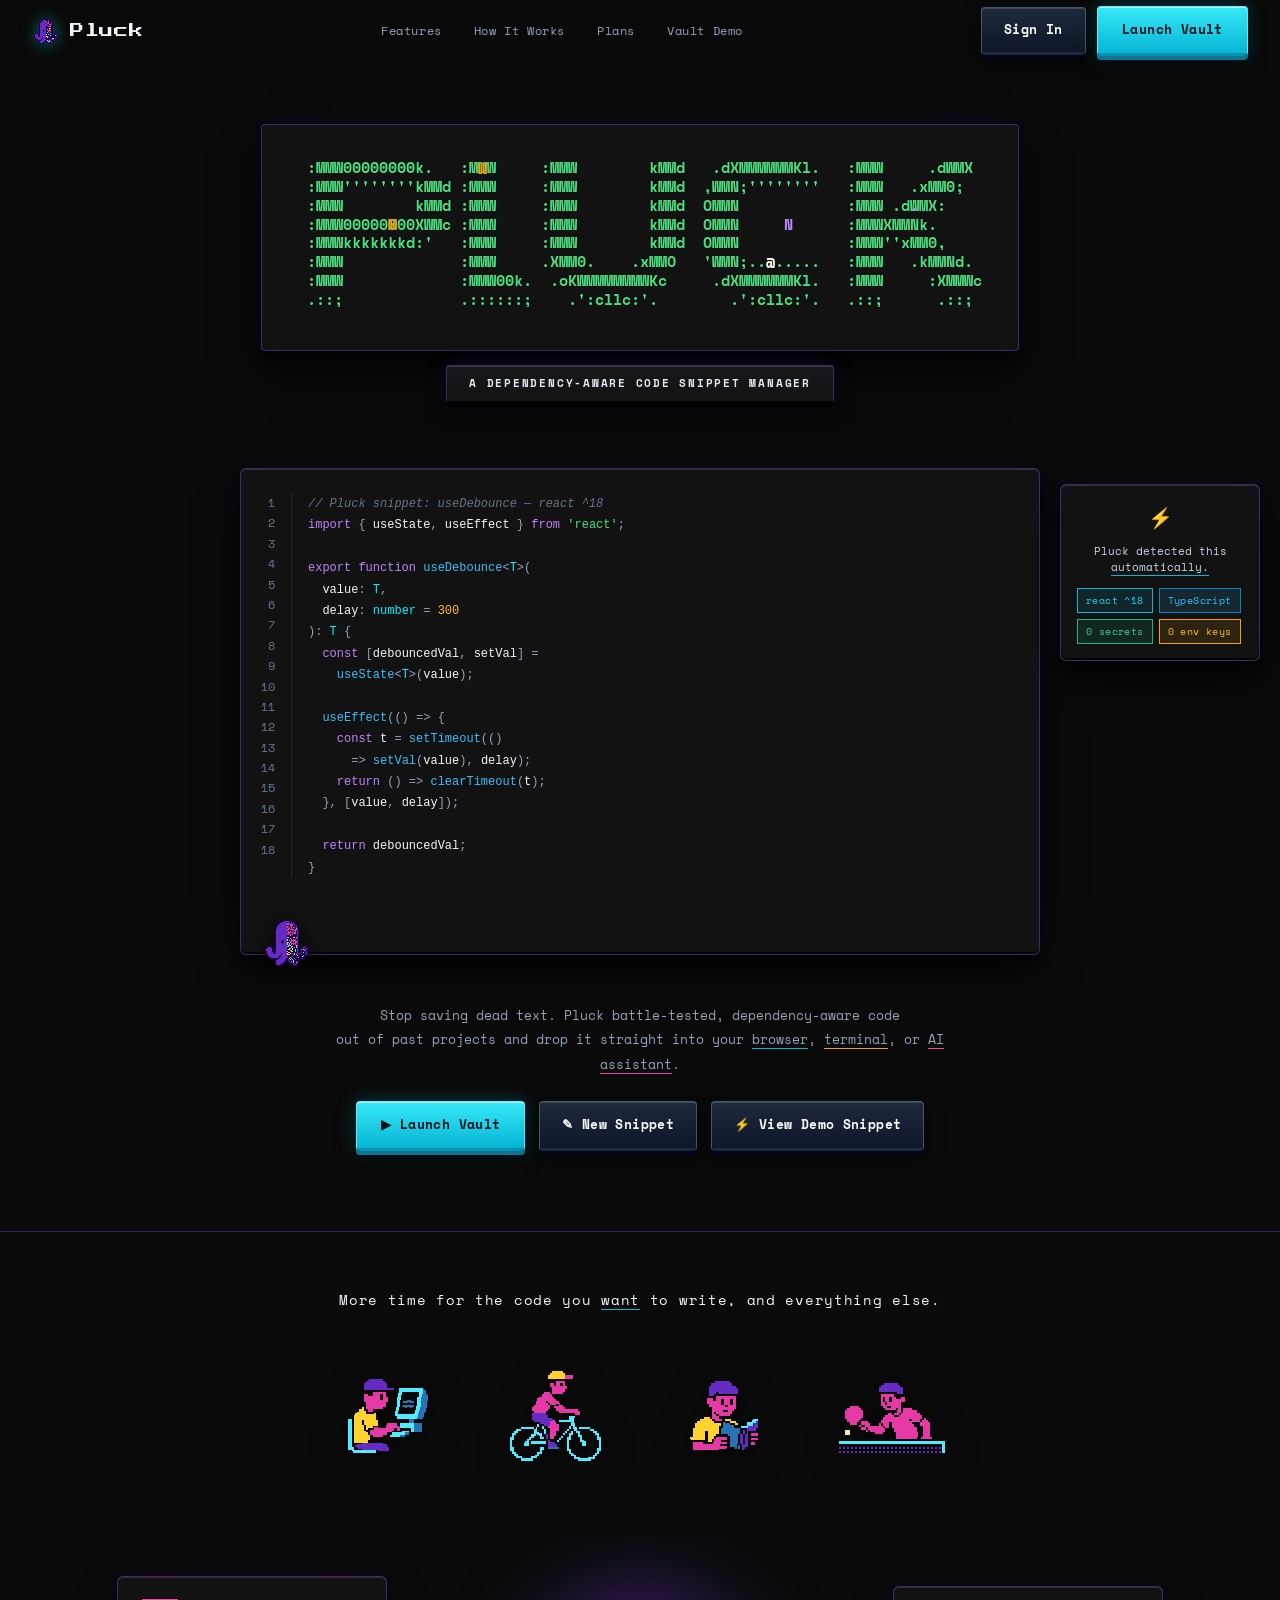
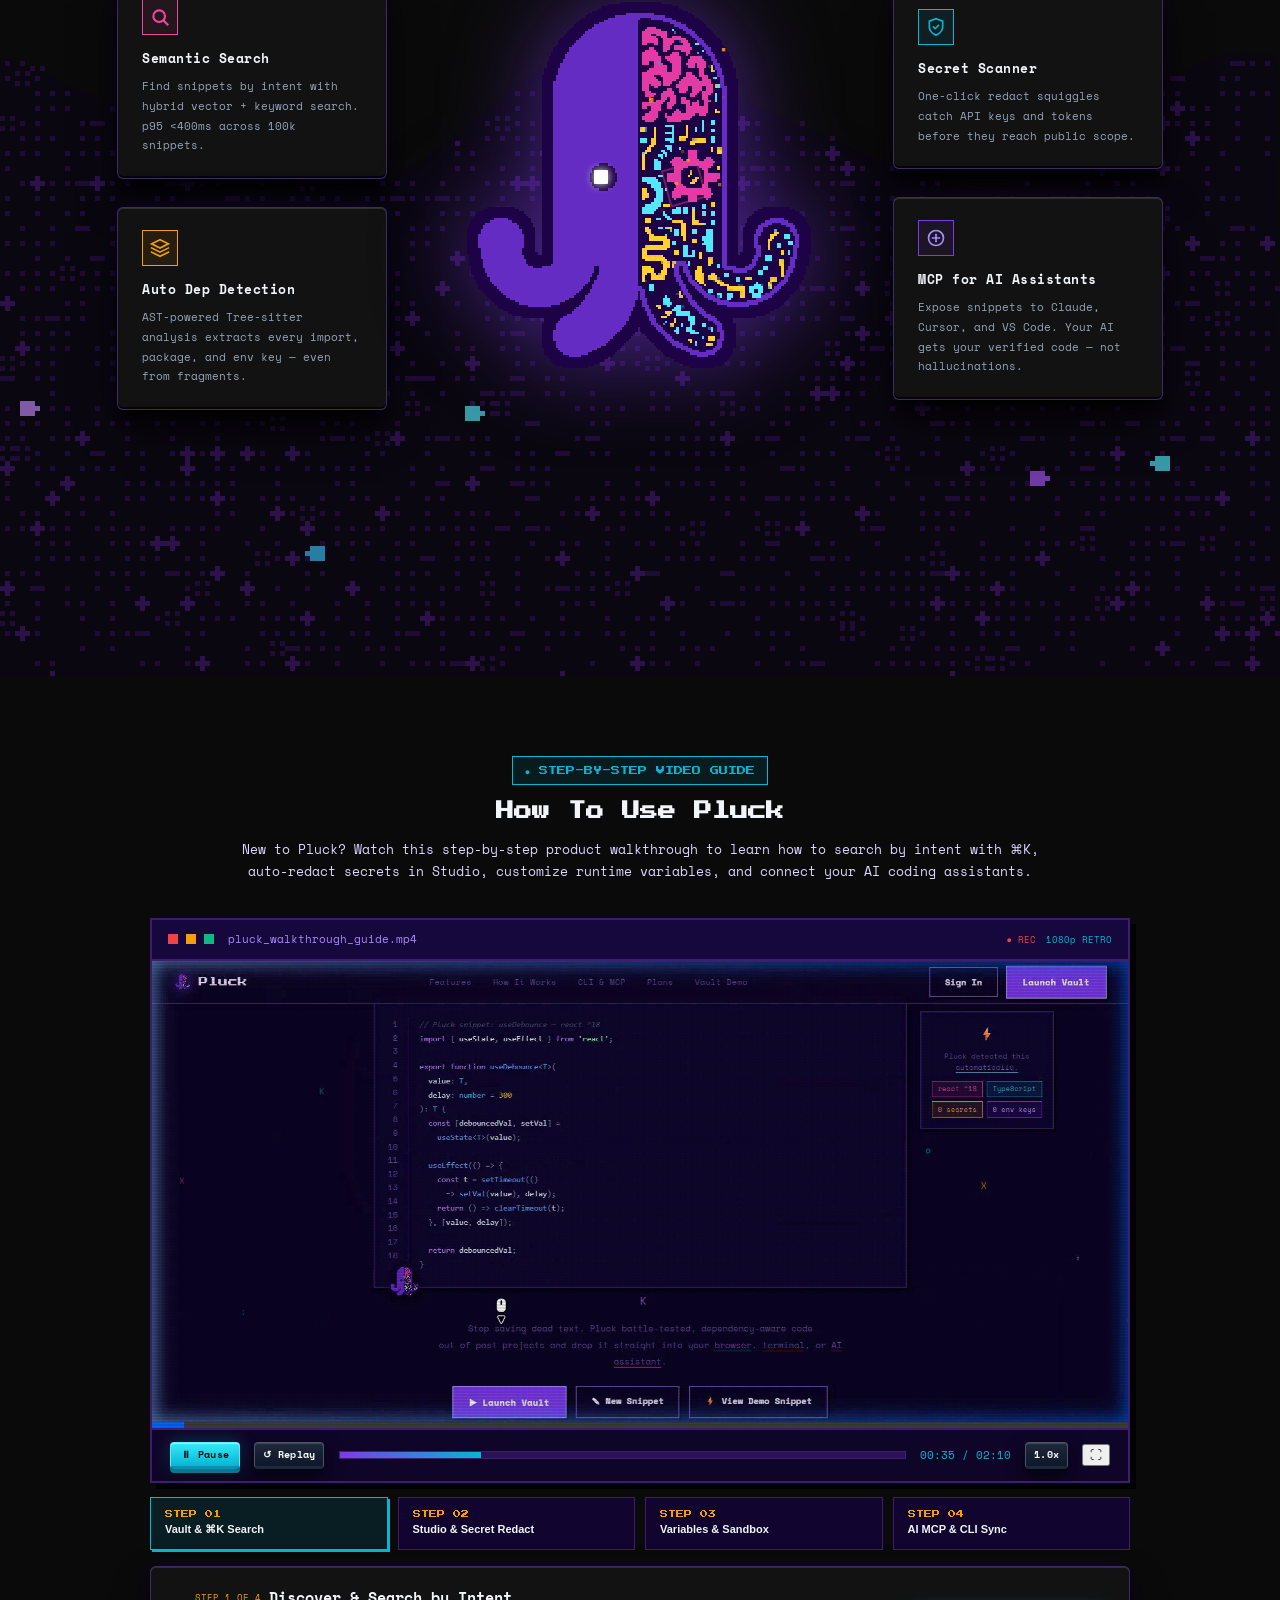
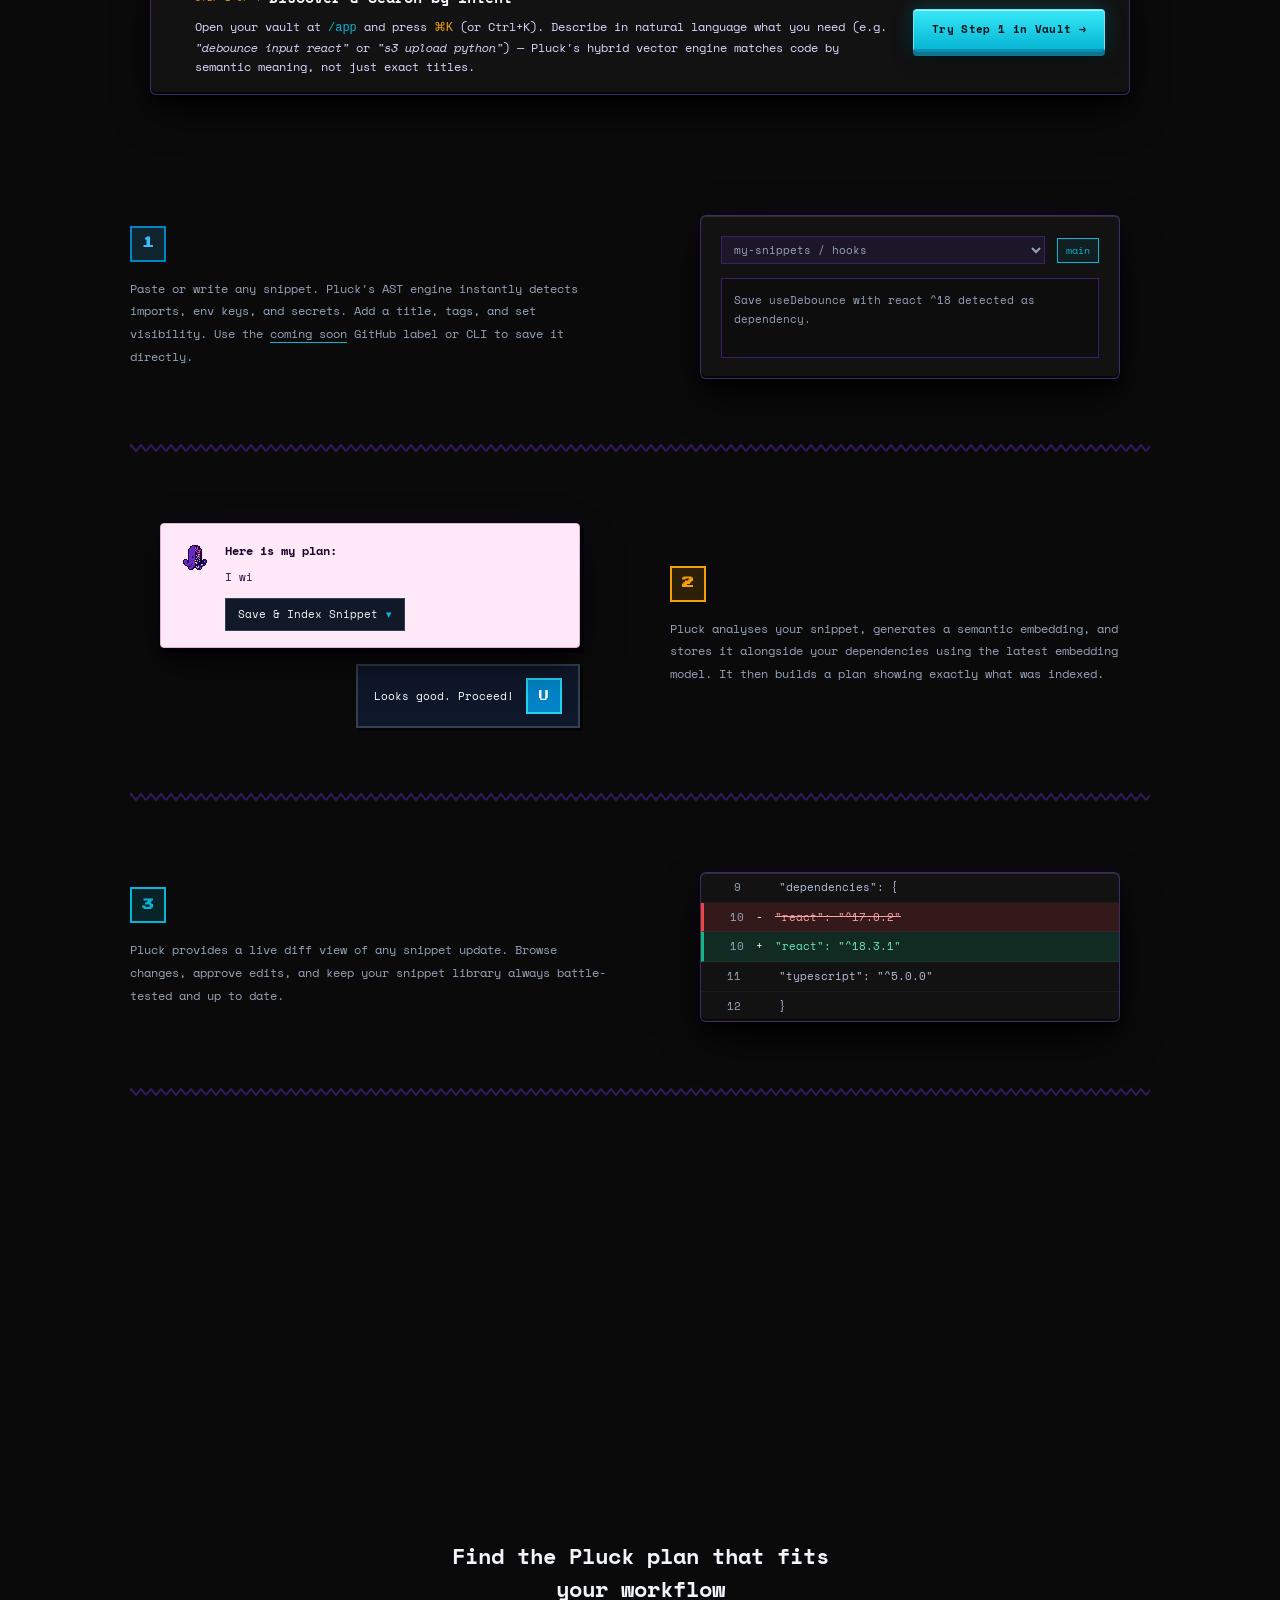
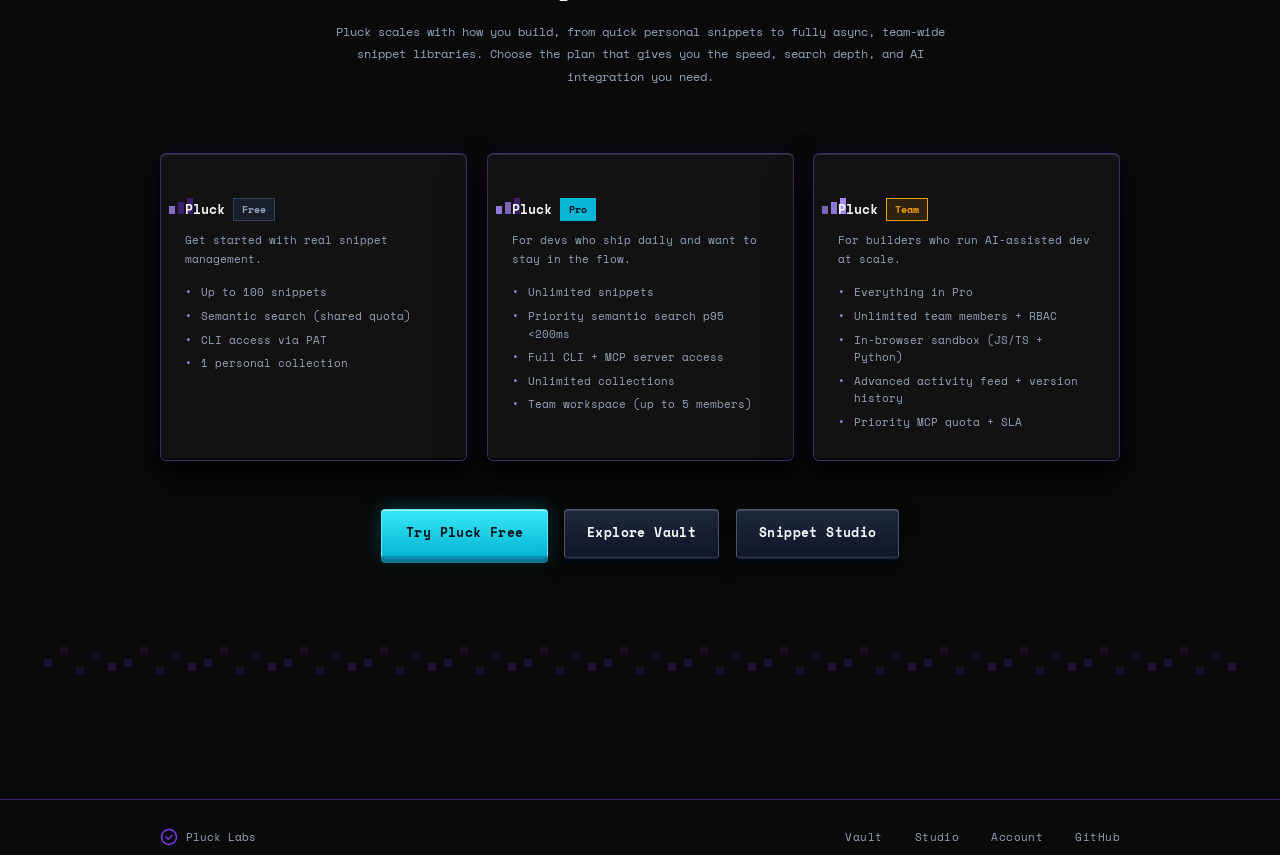
<file: frontend/index.html>
<!DOCTYPE html>
<html lang="en">

<head>
  <meta charset="UTF-8" />
  <meta name="viewport" content="width=device-width, initial-scale=1.0" />
  <title>Pluck — Stop Saving Dead Text. Pluck Battle-Tested Code.</title>
  <meta name="description"
    content="Stop saving dead text. Pluck battle-tested, dependency-aware code out of past projects and drop it straight into your browser, terminal, or AI coding assistant." />
  <meta property="og:title" content="Pluck — Battle-Tested Code Snippets for Developers" />
  <meta property="og:description"
    content="Dependency-aware snippets with secret detection, CLI access, and AI integration via MCP." />
  <meta property="og:type" content="website" />
  <link rel="preconnect" href="https://fonts.googleapis.com" />
  <link rel="preconnect" href="https://fonts.gstatic.com" crossorigin />
  <link
    href="https://fonts.googleapis.com/css2?family=Space+Mono:ital,wght@0,400;0,700;1,400&family=Press+Start+2P&display=swap"
    rel="stylesheet" />
  <link rel="stylesheet" href="style.css" />
  <link rel="stylesheet" href="magic-bento.css" />
  <link rel="stylesheet" href="border-glow.css" />
</head>

<body>

  <!-- ░░░ MATRIX RAIN CANVAS ░░░ -->
  <canvas id="matrix-canvas" aria-hidden="true"></canvas>

  <!-- ░░░ NAVBAR ░░░ -->
  <nav class="navbar" id="navbar">
    <a href="index.html" class="nav-logo" id="nav-logo-link" aria-label="Pluck home">
      <!-- Pixel Pluck Octopus Logo -->
      <img src="squid.png" alt="Pluck" class="nav-logo-squid" width="28" height="28" />
      <span class="logo-wordmark">Pluck</span>
    </a>
    <nav class="nav-links" aria-label="Primary navigation">
      <a href="#features" class="nav-link">Features</a>
      <a href="#how-it-works" class="nav-link">How It Works</a>
      <a href="#plans" class="nav-link">Plans</a>
      <a href="auth.html" class="nav-link">Vault Demo</a>
    </nav>
    <div class="nav-ctas">
      <a href="auth.html" class="btn-outline-pixel" id="nav-docs-btn">Sign In</a>
      <a href="auth.html" class="btn-solid-pixel" id="nav-try-btn">Launch Vault</a>
    </div>
  </nav>

  <!-- ░░░ HERO ░░░ -->
  <section class="hero" id="hero">
    <!-- Floating matrix chars injected by JS -->
    <div class="matrix-floaters" id="matrix-floaters" aria-hidden="true"></div>

    <!-- Hero ASCII Animated Logo Canvas (exact Jules dynamic agent animation) -->
    <div class="hero-logo-wrapper" id="hero-logo-wrapper">
      <canvas id="hero-logo-canvas" class="hero-logo-canvas" aria-label="Pluck"></canvas>
      <h1 class="hero-tagline" id="hero-tagline">A Dependency-Aware Code Snippet Manager</h1>
    </div>

    <!-- Hero code editor -->
    <div class="hero-editor-container">
      <div class="pixel-border-box hero-editor" id="hero-editor">
        <div class="editor-dot-grid" aria-hidden="true"></div>
        <div class="editor-inner">
          <div class="editor-gutter">
            <span>1</span><span>2</span><span>3</span><span>4</span><span>5</span>
            <span>6</span><span>7</span><span>8</span><span>9</span><span>10</span>
            <span>11</span><span>12</span><span>13</span><span>14</span><span>15</span>
            <span>16</span><span>17</span><span>18</span>
          </div>
          <pre class="editor-code"><code><span class="c">// Pluck snippet: useDebounce — react ^18</span>
<span class="kw">import</span> <span class="p">{</span> <span class="id">useState</span><span class="p">,</span> <span class="id">useEffect</span> <span class="p">}</span> <span class="kw">from</span> <span class="s">'react'</span><span class="p">;</span>

<span class="kw">export function</span> <span class="fn">useDebounce</span><span class="p">&lt;</span><span class="ty">T</span><span class="p">&gt;(</span>
  <span class="id">value</span><span class="p">:</span> <span class="ty">T</span><span class="p">,</span>
  <span class="id">delay</span><span class="p">:</span> <span class="ty">number</span> <span class="p">=</span> <span class="n">300</span>
<span class="p">):</span> <span class="ty">T</span> <span class="p">{</span>
  <span class="kw">const</span> <span class="p">[</span><span class="id">debouncedVal</span><span class="p">,</span> <span class="id">setVal</span><span class="p">]</span> <span class="p">=</span>
    <span class="fn">useState</span><span class="p">&lt;</span><span class="ty">T</span><span class="p">&gt;(</span><span class="id">value</span><span class="p">);</span>

  <span class="fn">useEffect</span><span class="p">(() =&gt; {</span>
    <span class="kw">const</span> <span class="id">t</span> <span class="p">=</span> <span class="fn">setTimeout</span><span class="p">(()</span>
      <span class="p">=&gt;</span> <span class="fn">setVal</span><span class="p">(</span><span class="id">value</span><span class="p">),</span> <span class="id">delay</span><span class="p">);</span>
    <span class="kw">return</span> <span class="p">() =&gt;</span> <span class="fn">clearTimeout</span><span class="p">(</span><span class="id">t</span><span class="p">);</span>
  <span class="p">}, [</span><span class="id">value</span><span class="p">,</span> <span class="id">delay</span><span class="p">]);</span>

  <span class="kw">return</span> <span class="id">debouncedVal</span><span class="p">;</span>
<span class="p">}</span></code></pre>
        </div>
        <!-- Peeking mascot pixel art -->
        <div class="peeking-mascot" aria-hidden="true" id="peeking-mascot">
          <img src="squid.png" alt="" class="peeking-octopus-img" width="56" height="56" />
        </div>
      </div>

      <!-- Detection overlay card -->
      <div class="detect-card pixel-border-box" id="detect-card"
        onclick="window.location.href='snippet.html?id=use-debounce'" style="cursor: pointer;"
        title="Click to view full snippet">
        <div class="detect-card-emoji">⚡</div>
        <p class="detect-card-title">Pluck detected this <span class="underline-cyan">automatically.</span></p>
        <div class="detect-tags">
          <span class="detect-tag tag-cyan">react ^18</span>
          <span class="detect-tag tag-blue">TypeScript</span>
          <span class="detect-tag tag-green">0 secrets</span>
          <span class="detect-tag tag-yellow">0 env keys</span>
        </div>
      </div>
    </div>

    <p class="hero-sub">Stop saving dead text. Pluck battle-tested, dependency-aware code<br />out of past projects and
      drop it straight into your <span class="underline-cyan">browser</span>, <span
        class="underline-yellow">terminal</span>, or <span class="underline-pink">AI assistant</span>.</p>

    <!-- Interactive Hero Navigation CTAs -->
    <div
      style="display: flex; gap: 14px; justify-content: center; margin-top: 24px; flex-wrap: wrap; position: relative; z-index: 10;">
      <a href="auth.html" class="btn-solid-pixel">▶ Launch Vault</a>
      <a href="studio.html" class="btn-outline-pixel">✎ New Snippet</a>
      <a href="snippet.html?id=use-debounce" class="btn-outline-pixel">⚡ View Demo Snippet</a>
    </div>
  </section>

  <!-- ░░░ PIXEL CHARACTERS (Exact Reference Human Designs) ░░░ -->
  <section class="pixel-chars-section" id="pixel-chars-section">
    <p class="pixel-chars-tagline">More time for the code you <span class="underline-cyan">want</span> to write, and
      everything else.</p>
    <div class="pixel-chars-row" id="pixel-chars-row" aria-label="Human activities">
      <div class="pixel-char-item" id="item-coder" title="Writing software">
        <img src="comic-computer.png" width="112" height="112" alt="Writing software" class="pixel-char-img" />
      </div>
      <div class="pixel-char-item" id="item-bike" title="Bike riding">
        <img src="comic-bike.png" width="112" height="112" alt="Bike riding" class="pixel-char-img" />
      </div>
      <div class="pixel-char-item" id="item-book" title="Reading a book">
        <img src="comic-book.png" width="112" height="112" alt="Reading a book" class="pixel-char-img" />
      </div>
      <div class="pixel-char-item" id="item-tennis" title="Playing tennis">
        <img src="comic-tennis.png" width="112" height="112" alt="Playing tennis" class="pixel-char-img" />
      </div>
    </div>
  </section>

  <!-- ░░░ MASCOT + FEATURES ░░░ -->
  <section class="mascot-section" id="features">
    <!-- Animated pixel dot grid background -->
    <canvas id="dot-grid-canvas" aria-hidden="true"></canvas>

    <!-- Feature cards -->
    <div class="mascot-layout">

      <div class="feat-cards feat-cards-left">
        <div class="feat-card pixel-border-box" id="feat-search">
          <div class="feat-card-icon icon-pink">
            <svg width="20" height="20" viewBox="0 0 24 24" fill="none">
              <circle cx="11" cy="11" r="7" stroke="currentColor" stroke-width="2.5" />
              <path d="M16.5 16.5L21 21" stroke="currentColor" stroke-width="2.5" stroke-linecap="square" />
            </svg>
          </div>
          <h3>Semantic Search</h3>
          <p>Find snippets by intent with hybrid vector + keyword search. p95 &lt;400ms across 100k snippets.</p>
        </div>
        <div class="feat-card pixel-border-box" id="feat-deps">
          <div class="feat-card-icon icon-yellow">
            <svg width="20" height="20" viewBox="0 0 24 24" fill="none">
              <path d="M12 2L2 7l10 5 10-5-10-5zM2 17l10 5 10-5M2 12l10 5 10-5" stroke="currentColor" stroke-width="2"
                stroke-linecap="square" stroke-linejoin="miter" />
            </svg>
          </div>
          <h3>Auto Dep Detection</h3>
          <p>AST-powered Tree-sitter analysis extracts every import, package, and env key — even from fragments.</p>
        </div>
      </div>

      <!-- Central Mascot (Authentic Jules Octopus) -->
      <div class="mascot-center" id="mascot-center">
        <div class="mascot-frame">
          <img src="squid.png" alt="Pluck Octopus Mascot" class="mascot-octopus-img" id="mascot-octopus" width="410"
            height="410" />
          <span class="mascot-pupil" id="mascot-pupil"></span>
          <canvas id="mascot-energy-canvas" width="410" height="410" aria-hidden="true"></canvas>
        </div>
      </div>

      <div class="feat-cards feat-cards-right">
        <div class="feat-card pixel-border-box" id="feat-secret">
          <div class="feat-card-icon icon-cyan">
            <svg width="20" height="20" viewBox="0 0 24 24" fill="none">
              <path d="M12 22s8-4 8-10V5l-8-3-8 3v7c0 6 8 10 8 10z" stroke="currentColor" stroke-width="2"
                stroke-linejoin="miter" />
              <path d="M9 12l2 2 4-4" stroke="currentColor" stroke-width="2" stroke-linecap="square" />
            </svg>
          </div>
          <h3>Secret Scanner</h3>
          <p>One-click redact squiggles catch API keys and tokens before they reach public scope.</p>
        </div>
        <div class="feat-card pixel-border-box" id="feat-mcp">
          <div class="feat-card-icon icon-purple">
            <svg width="20" height="20" viewBox="0 0 24 24" fill="none">
              <circle cx="12" cy="12" r="9" stroke="currentColor" stroke-width="2" />
              <path d="M8 12h8M12 8v8" stroke="currentColor" stroke-width="2" stroke-linecap="square" />
            </svg>
          </div>
          <h3>MCP for AI Assistants</h3>
          <p>Expose snippets to Claude, Cursor, and VS Code. Your AI gets your verified code — not hallucinations.</p>
        </div>
      </div>

    </div>
  </section>

  <!-- ░░░ HOW IT WORKS (STEPS) ░░░ -->
  <section class="steps-section" id="how-it-works">

    <!-- ░░░ HOW IT WORKS SECTION HEADER & VIDEO EXPLAINER ░░░ -->
    <div style="text-align: center; max-width: 820px; margin: 0 auto 36px;">
      <div
        style="font-family: var(--pixel); font-size: 9px; display: inline-block; padding: 6px 12px; margin-bottom: 12px; color: var(--cyan); border: 1px solid var(--cyan); background: rgba(6,182,212,0.1);">
        ● STEP-BY-STEP VIDEO GUIDE
      </div>
      <h2
        style="font-family: var(--pixel); font-size: 18px; color: var(--white); line-height: 1.6; margin-bottom: 12px;">
        How To Use Pluck
      </h2>
      <p style="font-family: var(--mono); font-size: 13px; color: #ddd6fe; line-height: 1.7;">
        New to Pluck? Watch this step-by-step product walkthrough to learn how to search by intent with ⌘K, auto-redact
        secrets in Studio, customize runtime variables, and connect your AI coding assistants.
      </p>
    </div>

    <!-- Interactive Step-by-Step Video Walkthrough Player -->
    <div class="walkthrough-player-container">
      <div class="walkthrough-player-box">
        <!-- CRT Window Header -->
        <div class="walkthrough-player-header">
          <div class="walkthrough-dots">
            <span class="w-dot w-dot-red"></span>
            <span class="w-dot w-dot-yellow"></span>
            <span class="w-dot w-dot-green"></span>
            <span
              style="font-family: var(--mono); font-size: 11px; color: var(--purple-light); margin-left: 6px;">pluck_walkthrough_guide.mp4</span>
          </div>
          <div style="display: flex; align-items: center; gap: 10px;">
            <span class="dep-chip" style="color: #ef4444; border-color: #ef4444; font-size: 9px;">● REC</span>
            <span class="dep-chip" style="color: var(--cyan); border-color: var(--cyan); font-size: 9px;">1080p
              RETRO</span>
          </div>
        </div>

        <!-- Video Screen Viewport -->
        <div class="walkthrough-screen" id="walkthrough-screen">
          <img src="pluck-walkthrough.webp" alt="Pluck Step-by-Step Walkthrough" class="walkthrough-media"
            id="walkthrough-media-element" />
        </div>

        <!-- Custom Controls Bar -->
        <div class="walkthrough-controls">
          <button class="btn-solid-pixel" id="btn-video-play" onclick="toggleWalkthroughPlay()"
            style="font-size: 10px; padding: 4px 10px;">
            ⏸ Pause
          </button>
          <button class="btn-outline-pixel" onclick="restartWalkthrough()" style="font-size: 10px; padding: 4px 8px;"
            title="Replay from start">
            ↺ Replay
          </button>

          <!-- Timeline Scrubber -->
          <div class="walkthrough-progress-bar" id="walkthrough-progress-bar" onclick="seekWalkthrough(event)">
            <div class="walkthrough-progress-fill" id="walkthrough-progress-fill"></div>
          </div>

          <span id="walkthrough-time" style="color: var(--cyan); font-size: 11px; min-width: 80px;">00:35 / 02:10</span>

          <button class="btn-outline-pixel" id="btn-speed" onclick="toggleSpeed()"
            style="font-size: 10px; padding: 4px 8px;">
            1.0x
          </button>
          <button class="btn-icon-pixel" onclick="toggleFullscreen()" title="Fullscreen"
            style="font-size: 12px; padding: 2px 6px;">
            ⛶
          </button>
        </div>
      </div>

      <!-- Step-by-Step Chapter Selectors -->
      <div class="walkthrough-chapters-bar">
        <button class="chapter-btn active" id="chap-btn-1" onclick="selectChapter(1)">
          <div class="chapter-num">STEP 01</div>
          <div class="chapter-title">Vault &amp; ⌘K Search</div>
        </button>
        <button class="chapter-btn" id="chap-btn-2" onclick="selectChapter(2)">
          <div class="chapter-num">STEP 02</div>
          <div class="chapter-title">Studio &amp; Secret Redact</div>
        </button>
        <button class="chapter-btn" id="chap-btn-3" onclick="selectChapter(3)">
          <div class="chapter-num">STEP 03</div>
          <div class="chapter-title">Variables &amp; Sandbox</div>
        </button>
        <button class="chapter-btn" id="chap-btn-4" onclick="selectChapter(4)">
          <div class="chapter-num">STEP 04</div>
          <div class="chapter-title">AI MCP &amp; CLI Sync</div>
        </button>
      </div>

      <!-- Active Step Explainer Guidance Card -->
      <div class="walkthrough-guide-card" id="walkthrough-guide-card">
        <div style="flex: 1; min-width: 280px;">
          <div style="display: flex; align-items: center; gap: 8px; margin-bottom: 6px;">
            <span id="guide-step-badge" class="dep-chip"
              style="color: var(--yellow); border-color: var(--yellow); font-size: 9px;">STEP 1 OF 4</span>
            <h3 id="guide-step-title"
              style="font-family: var(--mono); font-size: 15px; color: var(--white); font-weight: 700;">Discover &amp;
              Search by Intent</h3>
          </div>
          <p id="guide-step-desc" style="font-size: 12px; color: #ddd6fe; line-height: 1.6;">
            Open your vault at <code style="color: var(--cyan);">/app</code> and press <code
              style="color: var(--yellow);">⌘K</code> (or Ctrl+K). Describe in natural language what you need (e.g.
            <em>"debounce input react"</em> or <em>"s3 upload python"</em>) — Pluck's hybrid vector engine matches code
            by semantic meaning, not just exact titles.
          </p>
        </div>
        <div style="flex-shrink: 0;">
          <a id="guide-step-link" href="app.html" class="btn-solid-pixel"
            style="font-size: 11px; padding: 10px 18px; display: inline-block;">
            Try Step 1 in Vault →
          </a>
        </div>
      </div>
    </div>

    <!-- Step 1 -->
    <div class="step-row step-row-right">
      <div class="step-text">
        <div class="step-badge step-badge-purple">1</div>
        <p>Paste or write any snippet. Pluck's AST engine instantly detects imports, env keys, and secrets. Add a title,
          tags, and set visibility. Use the <span class="underline-cyan">coming soon</span> GitHub label or CLI to save
          it directly.</p>
      </div>
      <div class="step-mockup">
        <div class="pixel-border-box mockup-box" id="mockup-step1" onclick="window.location.href='studio.html'"
          style="cursor: pointer;" title="Open Snippet Studio">
          <div class="mockup-row">
            <select class="mockup-select">
              <option>my-snippets / hooks</option>
            </select>
            <span class="mockup-branch">main</span>
          </div>
          <div class="mockup-prompt-area">
            <p class="mockup-prompt-text">Save useDebounce with react ^18 detected as dependency.</p>
          </div>
        </div>
      </div>
    </div>

    <div class="step-zigzag" aria-hidden="true" id="zigzag-1"></div>

    <!-- Step 2 -->
    <div class="step-row step-row-left">
      <div class="step-text">
        <div class="step-badge step-badge-yellow">2</div>
        <p>Pluck analyses your snippet, generates a semantic embedding, and stores it alongside your dependencies using
          the latest embedding model. It then builds a plan showing exactly what was indexed.</p>
      </div>
      <div class="step-mockup">
        <div class="step-chat-container" id="step-chat">
          <div class="chat-ai-bubble pixel-border-box">
            <div class="chat-avatar chat-avatar-ai" aria-hidden="true">
              <img src="squid.png" alt="Pluck" class="chat-mascot-img" width="28" height="28" />
            </div>
            <div class="chat-bubble-content">
              <p><strong>Here is my plan:</strong></p>
              <p>I will embed useDebounce and index it with react ^18 as a dependency. No secrets found. Ready to save.
              </p>
              <div class="chat-action-pill" onclick="window.location.href='snippet.html?id=use-debounce'"
                style="cursor: pointer;" title="View Snippet Details">Save &amp; Index Snippet <span
                  class="pill-arrow">▾</span></div>
            </div>
          </div>
          <div class="chat-user-bubble">
            <p class="chat-user-text">Looks good. Proceed!</p>
            <div class="chat-avatar chat-avatar-user" aria-hidden="true">
              <span>U</span>
            </div>
          </div>
        </div>
      </div>
    </div>

    <div class="step-zigzag" aria-hidden="true" id="zigzag-2"></div>

    <!-- Step 3 -->
    <div class="step-row step-row-right">
      <div class="step-text">
        <div class="step-badge step-badge-cyan">3</div>
        <p>Pluck provides a live diff view of any snippet update. Browse changes, approve edits, and keep your snippet
          library always battle-tested and up to date.</p>
      </div>
      <div class="step-mockup">
        <div class="pixel-border-box mockup-box mockup-diff" id="mockup-diff"
          onclick="window.location.href='snippet.html?id=use-debounce'" style="cursor: pointer;"
          title="Inspect Live Diffs">
          <div class="diff-line diff-context"><span class="diff-ln">9</span>&nbsp;&nbsp;<span
              class="diff-code">"dependencies": {</span></div>
          <div class="diff-line diff-del"><span class="diff-ln">10</span> - <span class="diff-code">"react":
              "^17.0.2"</span></div>
          <div class="diff-line diff-add"><span class="diff-ln">10</span> + <span class="diff-code">"react":
              "^18.3.1"</span></div>
          <div class="diff-line diff-context"><span class="diff-ln">11</span>&nbsp;&nbsp;<span
              class="diff-code">"typescript": "^5.0.0"</span></div>
          <div class="diff-line diff-context"><span class="diff-ln">12</span>&nbsp;&nbsp;<span
              class="diff-code">}</span></div>
        </div>
      </div>
    </div>

    <div class="step-zigzag" aria-hidden="true" id="zigzag-3"></div>

    <!-- Step 4 -->
    <div class="step-row step-row-left">
      <div class="step-text">
        <div class="step-badge step-badge-pink">4</div>
        <p>Drop it anywhere. Run <code class="inline-code">pluck get &lt;slug&gt;</code> from the terminal, copy with
          correct deps in the web app, or let Claude and Cursor pull it directly via the MCP server. Also get an audio
          summary of changes.</p>
      </div>
      <div class="step-mockup">
        <div class="pixel-border-box mockup-box mockup-deploy" id="mockup-deploy"
          onclick="window.location.href='share.html?id=use-debounce'" style="cursor: pointer;"
          title="Open Public Share View">
          <div class="deploy-row">
            <svg width="18" height="18" viewBox="0 0 24 24" fill="none">
              <circle cx="12" cy="12" r="10" stroke="#c084fc" stroke-width="2" />
              <path d="M9 12l2 2 4-4" stroke="#c084fc" stroke-width="2" stroke-linecap="square" />
            </svg>
            <span class="deploy-label">Publish Snippet</span>
          </div>
          <div class="deploy-row deploy-row-secondary">
            <svg width="18" height="18" viewBox="0 0 24 24" fill="none">
              <path d="M9 18V12l-2 2m2-2l2 2" stroke="#22d3ee" stroke-width="2" stroke-linecap="square" />
              <circle cx="12" cy="12" r="9" stroke="#22d3ee" stroke-width="2" />
            </svg>
            <span class="deploy-label deploy-label-secondary">Audio Summary</span>
          </div>
        </div>
      </div>
    </div>

  </section>

  <!-- ░░░ PLANS ░░░ -->
  <section class="plans-section" id="plans">
    <h2 class="plans-title">Find the Pluck plan that fits<br />your workflow</h2>
    <p class="plans-sub">Pluck scales with how you build, from quick personal snippets to fully async, team-wide snippet
      libraries. Choose the plan that gives you the speed, search depth, and AI integration you need.</p>

    <div class="plans-grid">
      <div class="plan-card pixel-border-box" id="plan-free">
        <div class="plan-signal"><span class="bar bar-on"></span><span class="bar"></span><span class="bar"></span>
        </div>
        <h3>Pluck <span class="plan-tier-badge">Free</span></h3>
        <p class="plan-desc">Get started with real snippet management.</p>
        <ul class="plan-features">
          <li>Up to 100 snippets</li>
          <li>Semantic search (shared quota)</li>
          <li>CLI access via PAT</li>
          <li>1 personal collection</li>
        </ul>
      </div>
      <div class="plan-card pixel-border-box plan-card-pro" id="plan-pro">
        <div class="plan-signal"><span class="bar bar-on"></span><span class="bar bar-on"></span><span
            class="bar"></span></div>
        <h3>Pluck <span class="plan-tier-badge plan-tier-pro">Pro</span></h3>
        <p class="plan-desc">For devs who ship daily and want to stay in the flow.</p>
        <ul class="plan-features">
          <li>Unlimited snippets</li>
          <li>Priority semantic search p95 &lt;200ms</li>
          <li>Full CLI + MCP server access</li>
          <li>Unlimited collections</li>
          <li>Team workspace (up to 5 members)</li>
        </ul>
      </div>
      <div class="plan-card pixel-border-box" id="plan-team">
        <div class="plan-signal"><span class="bar bar-on"></span><span class="bar bar-on"></span><span
            class="bar bar-on"></span></div>
        <h3>Pluck <span class="plan-tier-badge plan-tier-team">Team</span></h3>
        <p class="plan-desc">For builders who run AI-assisted dev at scale.</p>
        <ul class="plan-features">
          <li>Everything in Pro</li>
          <li>Unlimited team members + RBAC</li>
          <li>In-browser sandbox (JS/TS + Python)</li>
          <li>Advanced activity feed + version history</li>
          <li>Priority MCP quota + SLA</li>
        </ul>
      </div>
    </div>

    <div class="plans-ctas">
      <a href="auth.html?mode=signup" class="btn-solid-pixel" id="plans-try-btn">Try Pluck Free</a>
      <a href="auth.html" class="btn-outline-pixel" id="plans-docs-btn">Explore Vault</a>
      <a href="studio.html" class="btn-outline-pixel">Snippet Studio</a>
    </div>

    <!-- Retro pixel signal decoration -->
    <div class="plans-pixel-deco" aria-hidden="true" id="plans-pixel-deco"></div>
  </section>

  <!-- ░░░ FOOTER ░░░ -->
  <footer class="footer" id="footer">
    <div class="footer-inner">
      <a href="index.html" class="footer-brand" style="text-decoration: none;">
        <svg width="18" height="18" viewBox="0 0 24 24" fill="none">
          <circle cx="12" cy="12" r="10" stroke="#7c3aed" stroke-width="2" />
          <path d="M8 12l3 3 5-5" stroke="#7c3aed" stroke-width="2" stroke-linecap="square" />
        </svg>
        Pluck Labs
      </a>
      <a href="auth.html" class="footer-link">Vault</a>
      <a href="studio.html" class="footer-link">Studio</a>
      <a href="settings.html" class="footer-link">Account</a>
      <a href="https://github.com/aarchibhabhor-5/Pluck" target="_blank" rel="noreferrer" class="footer-link">GitHub</a>
    </div>
  </footer>

  <script src="script.js"></script>
  <script src="magic-bento.js"></script>
  <script src="border-glow.js"></script>
</body>

</html>
</file>
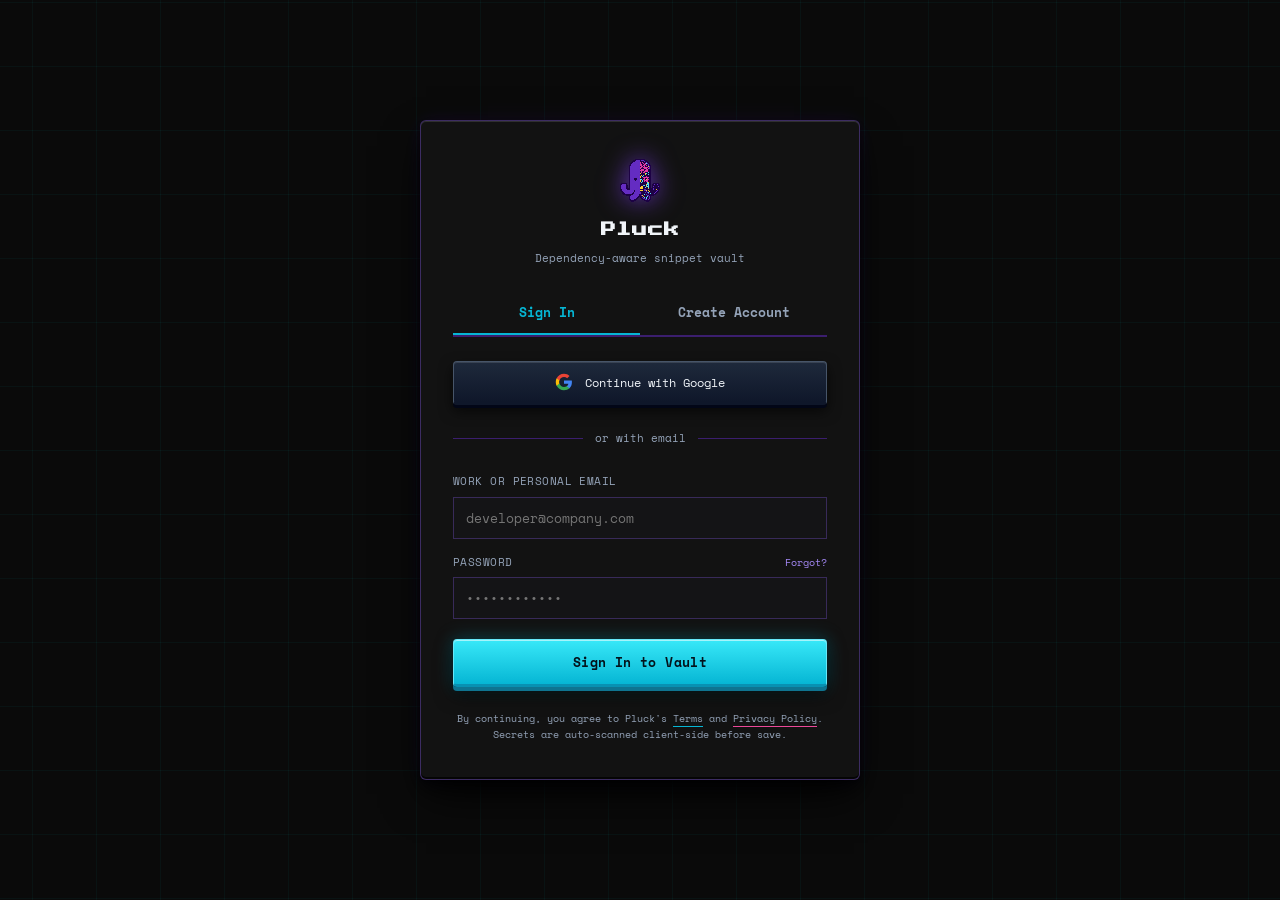
<file: frontend/app.html>
<!DOCTYPE html>
<html lang="en">

<head>
  <meta charset="UTF-8" />
  <meta name="viewport" content="width=device-width, initial-scale=1.0" />
  <title>Vault Dashboard — Pluck</title>
  <link rel="preconnect" href="https://fonts.googleapis.com" />
  <link rel="preconnect" href="https://fonts.gstatic.com" crossorigin />
  <link
    href="https://fonts.googleapis.com/css2?family=Space+Mono:ital,wght@0,400;0,700;1,400&family=Press+Start+2P&display=swap"
    rel="stylesheet" />
  <link rel="stylesheet" href="style.css" />
  <link rel="stylesheet" href="app-style.css" />
  <link rel="stylesheet" href="magic-bento.css" />
  <link rel="stylesheet" href="border-glow.css" />
</head>

<body>
  <!-- Full-page Matrix Rain Background -->
  <canvas id="matrix-canvas" aria-hidden="true"></canvas>

  <div class="app-shell">

    <!-- ░░░ SIDEBAR ░░░ -->
    <aside class="app-sidebar">
      <!-- App Brand & Logo -->
      <div class="app-sidebar-header">
        <a href="index.html" class="nav-logo" title="Back to Homepage">
          <img src="squid.png" alt="Pluck" class="nav-logo-squid" width="26" height="26" />
          <span class="logo-wordmark" style="font-size: 13px;">Pluck</span>
        </a>
        <a href="settings.html" title="Settings" style="color: var(--muted);"><svg width="16" height="16"
            viewBox="0 0 24 24" fill="none" stroke="currentColor" stroke-width="2">
            <circle cx="12" cy="12" r="3" />
            <path
              d="M19.4 15a1.65 1.65 0 00.33 1.82l.06.06a2 2 0 010 2.83 2 2 0 01-2.83 0l-.06-.06a1.65 1.65 0 00-1.82-.33 1.65 1.65 0 00-1 1.51V21a2 2 0 01-2 2 2 2 0 01-2-2v-.09A1.65 1.65 0 009 19.4a1.65 1.65 0 00-1.82.33l-.06.06a2 2 0 01-2.83 0 2 2 0 010-2.83l.06-.06a1.65 1.65 0 00.33-1.82 1.65 1.65 0 00-1.51-1H3a2 2 0 01-2-2 2 2 0 012-2h.09A1.65 1.65 0 004.6 9a1.65 1.65 0 00-.33-1.82l-.06-.06a2 2 0 010-2.83 2 2 0 012.83 0l.06.06a1.65 1.65 0 001.82.33H9a1.65 1.65 0 001-1.51V3a2 2 0 012-2 2 2 0 012 2v.09a1.65 1.65 0 001 1.51 1.65 1.65 0 001.82-.33l.06-.06a2 2 0 012.83 0 2 2 0 010 2.83l-.06.06a1.65 1.65 0 00-.33 1.82V9a1.65 1.65 0 001.51 1H21a2 2 0 012 2 2 2 0 01-2 2h-.09a1.65 1.65 0 00-1.51 1z" />
          </svg></a>
      </div>

      <!-- Workspace Switcher with Interactive Dropdown -->
      <div style="padding: 12px 14px 4px; position: relative;">
        <div class="ws-switcher pixel-border-box" id="ws-switcher-btn" onclick="toggleWorkspaceDropdown()"
          style="cursor: pointer;">
          <div class="ws-info">
            <div class="ws-icon" id="current-ws-icon">P</div>
            <div>
              <div class="ws-name" id="current-ws-name">Personal Vault</div>
              <div style="font-size: 10px; color: var(--muted);" id="current-ws-sub">0 snippets · 0 leaks</div>
            </div>
          </div>
          <span style="font-size: 10px; color: var(--purple-light);">▾</span>
        </div>

        <!-- Dropdown Menu -->
        <div id="ws-dropdown" class="pixel-border-box"
          style="display: none; position: absolute; top: calc(100% + 4px); left: 14px; right: 14px; background: #141416; border: 1px solid rgba(139, 92, 246, 0.3); z-index: 100; box-shadow: 0 8px 24px rgba(0,0,0,0.85); padding: 6px;">
          <div style="padding: 6px 10px; font-size: 10px; color: var(--muted); text-transform: uppercase;">Switch
            Workspace</div>
          <div id="ws-list-container">
            <!-- Dynamic Workspaces -->
          </div>
          <div onclick="openWorkspaceModal('rename')"
            style="border-top: 1px solid var(--purple-dim); padding: 8px 10px; font-size: 11px; color: var(--yellow); cursor: pointer; display: flex; align-items: center; gap: 6px;">
            ✏️ Rename Workspace
          </div>
          <div onclick="openWorkspaceModal('create')"
            style="border-top: 1px solid var(--purple-dim); padding: 8px 10px; font-size: 11px; color: var(--cyan); cursor: pointer; display: flex; align-items: center; gap: 6px;">
            + Create Workspace
          </div>
        </div>
      </div>

      <div class="app-sidebar-content">
        <!-- Folders Section -->
        <div>
          <div class="nav-section-title">Collections / Folders</div>
          <div class="folder-tree" id="folder-tree">
            <a href="#" class="folder-item active" data-folder="all" onclick="filterFolder('all', event)">
              <div class="folder-left"><span>📁</span> <span>All Snippets</span></div>
              <span class="folder-count" id="count-all">0</span>
            </a>
            <a href="#" class="folder-item" data-folder="hooks" onclick="filterFolder('hooks', event)">
              <div class="folder-left"><span>🪝</span> <span>hooks</span></div>
              <span class="folder-count" id="count-hooks">0</span>
            </a>
            <a href="#" class="folder-item" data-folder="auth" onclick="filterFolder('auth', event)">
              <div class="folder-left"><span>🔐</span> <span>auth</span></div>
              <span class="folder-count" id="count-auth">0</span>
            </a>
            <a href="#" class="folder-item" data-folder="aws-infra" onclick="filterFolder('aws-infra', event)">
              <div class="folder-left"><span>☁️</span> <span>aws-infra</span></div>
              <span class="folder-count" id="count-aws-infra">0</span>
            </a>
            <a href="#" class="folder-item" data-folder="database" onclick="filterFolder('database', event)">
              <div class="folder-left"><span>🗄️</span> <span>database</span></div>
              <span class="folder-count" id="count-database">0</span>
            </a>
          </div>
        </div>

        <!-- Language Filters -->
        <div>
          <div class="nav-section-title">Languages</div>
          <div class="filter-group" id="lang-filter-group">
            <span style="font-size: 11px; color: var(--muted); font-style: italic;">No languages indexed</span>
          </div>
        </div>

        <!-- Tag Filters -->
        <div>
          <div class="nav-section-title">Tags</div>
          <div class="filter-group" id="tag-filter-group">
            <span style="font-size: 11px; color: var(--muted); font-style: italic;">No tags indexed</span>
          </div>
        </div>

        <!-- Package Dependencies -->
        <div>
          <div class="nav-section-title">Detected Packages</div>
          <div class="filter-group" id="pkg-filter-group">
            <span style="font-size: 11px; color: var(--muted); font-style: italic;">No packages detected</span>
          </div>
        </div>
      </div>

      <!-- User Profile Footer -->
      <div class="app-sidebar-footer">
        <div class="sidebar-user" style="cursor: pointer;" title="Account Profile">
          <div style="display: flex; align-items: center; gap: 10px;"
            onclick="window.location.href='settings.html?tab=account'">
            <div class="user-avatar" id="sidebar-user-avatar">P</div>
            <div class="user-meta">
              <span class="user-name" id="sidebar-user-name">Loading...</span>
              <span class="user-email" id="sidebar-user-email"></span>
            </div>
          </div>
          <a href="auth.html" title="Sign Out" onclick="return confirmSignOut(event)"
            style="color: var(--muted); font-size: 11px; text-decoration: none;">🚪</a>
        </div>
      </div>
    </aside>

    <!-- ░░░ MAIN VAULT VIEW ░░░ -->
    <main class="app-main">

      <!-- Topbar with Search Trigger & New Snippet CTA -->
      <header class="app-topbar">
        <button class="search-trigger-btn js-open-cmdk">
          <div style="display: flex; align-items: center; gap: 8px;">
            <svg width="15" height="15" viewBox="0 0 24 24" fill="none" stroke="currentColor" stroke-width="2">
              <circle cx="11" cy="11" r="8" />
              <path d="M21 21l-4.35-4.35" />
            </svg>
            <span>Search snippets by intent...</span>
          </div>
          <span class="kbd-badge">⌘K</span>
        </button>

        <div class="topbar-actions">
          <a href="settings.html" class="btn-outline-pixel" style="font-size: 11px; padding: 7px 12px;">👤 Account</a>
          <a href="studio.html" class="btn-solid-pixel" style="font-size: 11px; padding: 8px 16px;">+ New Snippet</a>
        </div>
      </header>

      <!-- Vault Content Area -->
      <div class="app-content">

        <!-- Controls: View heading, Sort & Layout Switcher -->
        <div class="view-controls">
          <div class="view-heading">
            <h2 id="current-folder-title">Personal Vault</h2>
            <span id="item-count-label">0 snippets</span>
          </div>

          <div class="view-tools">
            <select class="select-pixel" onchange="sortSnippets(this.value)">
              <option value="updated">Sort by: Recently Updated</option>
              <option value="created">Sort by: Date Created</option>
              <option value="title">Sort by: Title (A-Z)</option>
            </select>
            <div class="btn-icon-pixel active" title="Grid View">⊞</div>
            <div class="btn-icon-pixel" title="List View" onclick="showToast('List view activated')">☰</div>
          </div>
        </div>

        <!-- Snippets Grid (Populated dynamically with actual user snippets) -->
        <div class="snippet-grid" id="snippet-grid"></div>
      </div>
    </main>
  </div>

  <!-- ░░░ GLOBAL COMMAND PALETTE (⌘K) ░░░ -->
  <div class="cmdk-overlay" id="cmdk-modal">
    <div class="cmdk-dialog pixel-border-box">
      <div class="cmdk-input-row">
        <svg width="18" height="18" viewBox="0 0 24 24" fill="none" stroke="currentColor" stroke-width="2">
          <circle cx="11" cy="11" r="8" />
          <path d="M21 21l-4.35-4.35" />
        </svg>
        <input type="text" id="cmdk-input" class="cmdk-input"
          placeholder="Describe what the code does or type / for filters..." autofocus />
        <span class="kbd-badge">ESC</span>
      </div>
      <div class="cmdk-results" id="cmdk-results"></div>
      <div class="cmdk-footer">
        <div style="display: flex; gap: 14px;">
          <span>↑↓ to navigate</span>
          <span>↵ to open</span>
          <span>⌘C copy code</span>
          <span>⌘⇧C copy install</span>
        </div>
        <span style="color: var(--cyan);">Hybrid Vector + Keyword Search</span>
      </div>
    </div>
  </div>

  <!-- ░░░ WORKSPACE MODAL (Create / Rename) ░░░ -->
  <div id="workspace-modal-backdrop" class="modal-backdrop" onclick="closeWorkspaceModal(event)" style="display: none;">
    <div class="modal-dialog pixel-border-box" onclick="event.stopPropagation()">
      <div class="modal-header">
        <div style="display: flex; align-items: center; gap: 8px;">
          <span id="ws-modal-icon" style="font-size: 16px;">⚡</span>
          <h3 id="ws-modal-title" style="font-family: var(--mono); font-size: 13px; font-weight: 700; color: var(--white); margin: 0; text-transform: uppercase;">
            Create Workspace
          </h3>
        </div>
        <button type="button" class="modal-close-btn" onclick="closeWorkspaceModal()" aria-label="Close modal">✕</button>
      </div>

      <p id="ws-modal-desc" style="font-size: 11px; color: var(--muted); margin: 6px 0 16px 0; line-height: 1.5;">
        Create an isolated vault workspace to categorize your personal code snippets and packages.
      </p>

      <form id="workspace-modal-form" onsubmit="handleWorkspaceFormSubmit(event)">
        <div class="form-group" style="margin-bottom: 16px;">
          <label class="form-label" style="font-size: 10px; color: var(--purple-light); display: block; margin-bottom: 6px;">WORKSPACE NAME</label>
          <input type="text" id="ws-modal-input" class="modal-input-field" placeholder="e.g. Backend Services, Personal Lab..." maxlength="50" autocomplete="off" required />
          <span style="font-size: 10px; color: var(--muted); margin-top: 6px; display: block;">Press <kbd class="kbd-badge" style="font-size: 9px; padding: 1px 5px;">Enter ↵</kbd> to save or <kbd class="kbd-badge" style="font-size: 9px; padding: 1px 5px;">ESC</kbd> to cancel.</span>
        </div>

        <div style="display: flex; justify-content: flex-end; gap: 10px; margin-top: 20px;">
          <button type="button" class="btn-outline-pixel" onclick="closeWorkspaceModal()" style="font-size: 11px; padding: 7px 15px;">Cancel</button>
          <button type="submit" id="ws-modal-submit-btn" class="btn-solid-pixel" style="font-size: 11px; padding: 7px 18px;">
            ⚡ Create Workspace
          </button>
        </div>
      </form>
    </div>
  </div>

  <script src="app-script.js"></script>
  <script>
    let activeFolder = 'all';
    let activeLanguages = new Set();
    let activeTags = new Set();
    let userSnippets = [];
    let currentSort = 'updated';

    function escapeHtml(str) {
      if (!str) return '';
      return String(str)
        .replace(/&/g, '&amp;')
        .replace(/</g, '&lt;')
        .replace(/>/g, '&gt;')
        .replace(/"/g, '&quot;')
        .replace(/'/g, '&#39;');
    }

    function timeAgo(dateString) {
      if (!dateString) return 'recently';
      const now = new Date();
      const past = new Date(dateString);
      const diffMs = now - past;
      if (isNaN(diffMs) || diffMs < 0) return 'recently';
      const diffSecs = Math.floor(diffMs / 1000);
      if (diffSecs < 60) return 'just now';
      const diffMins = Math.floor(diffSecs / 60);
      if (diffMins < 60) return `${diffMins}m ago`;
      const diffHours = Math.floor(diffMins / 60);
      if (diffHours < 24) return `${diffHours}h ago`;
      const diffDays = Math.floor(diffHours / 24);
      return `${diffDays}d ago`;
    }

    function getLangBadge(lang) {
      const l = (lang || '').toLowerCase();
      if (l.includes('type') || l === 'ts') return { text: 'TS', color: 'var(--cyan)' };
      if (l.includes('py') || l === 'python') return { text: 'PY', color: 'var(--yellow)' };
      if (l.includes('java') || l === 'js') return { text: 'JS', color: '#facc15' };
      if (l.includes('go')) return { text: 'GO', color: '#00add8' };
      if (l.includes('sql')) return { text: 'SQL', color: '#f472b6' };
      return { text: (l.slice(0, 3) || 'TXT').toUpperCase(), color: 'var(--cyan)' };
    }

    function formatCodePreview(code) {
      if (!code) return '<code>// Empty snippet</code>';
      const lines = code.split('\n').slice(0, 7).join('\n');
      const escaped = escapeHtml(lines);
      return escaped
        .replace(/\b(import|export|from|function|const|let|var|return|def|class|async|await)\b/g, '<span style="color:#f472b6;">$1</span>')
        .replace(/\b(true|false|null|undefined|number|string|boolean)\b/g, '<span style="color:#60a5fa;">$1</span>')
        .replace(/('[\s\S]*?'|"[\s\S]*?"|`[\s\S]*?`)/g, '<span style="color:#a7f3d0;">$1</span>');
    }

    async function fetchUserSnippets() {
      let serverSnippets = [];
      try {
        const res = await fetch('/api/snippets');
        if (res.status === 401) {
          window.location.replace('auth.html?next=app.html');
          return;
        }
        if (res.ok) {
          const data = await res.json();
          serverSnippets = data.snippets || [];
        }
      } catch (err) {
        console.warn('Backend unavailable:', err);
      }

      userSnippets = serverSnippets;
      applySortAndRender();
      updateSidebarFilters();
    }

    function applySortAndRender() {
      let list = [...userSnippets];

      if (currentSort === 'title') {
        list.sort((a, b) => (a.title || '').localeCompare(b.title || ''));
      } else if (currentSort === 'created') {
        list.sort((a, b) => new Date(b.createdAt || 0) - new Date(a.createdAt || 0));
      } else {
        list.sort((a, b) => new Date(b.updatedAt || b.createdAt || 0) - new Date(a.updatedAt || a.createdAt || 0));
      }

      renderSnippetCards(list);
    }

    function renderSnippetCards(allList) {
      const grid = document.getElementById('snippet-grid');
      grid.innerHTML = '';

      if (userSnippets.length === 0) {
        grid.innerHTML = `
          <div class="empty-vault-card pixel-border-box" style="grid-column: 1 / -1; padding: 48px 24px; text-align: center; background: rgba(18, 18, 22, 0.75); border: 1px dashed rgba(139, 92, 246, 0.4); border-radius: 8px;">
            <div style="font-size: 40px; margin-bottom: 14px; filter: drop-shadow(0 0 14px rgba(124, 58, 237, 0.6));">📂</div>
            <div style="font-family: var(--pixel); font-size: 13px; color: var(--white); margin-bottom: 10px;">VAULT IS EMPTY</div>
            <p style="font-size: 12px; color: var(--muted); max-width: 420px; margin: 0 auto 22px; line-height: 1.6;">
              No snippets found in your vault. Create your first dependency-aware snippet in Studio to start your personal library!
            </p>
            <a href="studio.html" class="btn-solid-pixel" style="display: inline-block; padding: 10px 24px; font-size: 11px; text-decoration: none;">+ Create First Snippet</a>
          </div>
        `;
        document.getElementById('item-count-label').textContent = '0 snippets in vault';
        document.getElementById('current-ws-sub').textContent = '0 snippets · 0 leaks';
        return;
      }

      // Filter
      const filtered = allList.filter(s => {
        const folder = s.folderId || 'hooks';
        const lang = (s.language || 'typescript').toLowerCase();
        const matchFolder = (activeFolder === 'all' || folder === activeFolder);
        const matchLang = (activeLanguages.size === 0 || activeLanguages.has(lang));
        let matchTags = true;
        if (activeTags.size > 0) {
          const sTags = (s.tags || []).map(t => t.toLowerCase());
          matchTags = Array.from(activeTags).some(t => sTags.includes(t));
        }
        return matchFolder && matchLang && matchTags;
      });

      document.getElementById('item-count-label').textContent = `${filtered.length} snippet${filtered.length === 1 ? '' : 's'}`;
      document.getElementById('current-ws-sub').textContent = `${userSnippets.length} snippets · 0 leaks`;

      if (filtered.length === 0) {
        grid.innerHTML = `
          <div class="empty-vault-card pixel-border-box" style="grid-column: 1 / -1; padding: 40px 20px; text-align: center; background: rgba(18, 18, 22, 0.65); border: 1px dashed rgba(139, 92, 246, 0.3); border-radius: 6px;">
            <div style="font-size: 28px; margin-bottom: 10px;">🔍</div>
            <div style="font-family: var(--pixel); font-size: 11px; color: var(--white); margin-bottom: 8px;">NO MATCHING SNIPPETS</div>
            <p style="font-size: 11px; color: var(--muted); margin-bottom: 16px;">No snippets match the selected folder or filter criteria.</p>
            <button class="btn-outline-pixel" onclick="clearFilters()" style="font-size: 11px; padding: 6px 14px;">Clear Filters</button>
          </div>
        `;
        return;
      }

      filtered.forEach(s => {
        const badge = getLangBadge(s.language);
        const visIcon = s.visibility === 'public' ? '🌐' : s.visibility === 'team' ? '👥' : '🔒';
        const card = document.createElement('div');
        card.className = 'snippet-card pixel-border-box';
        card.setAttribute('data-id', s.id);
        card.setAttribute('data-folder', s.folderId || 'hooks');
        card.setAttribute('data-lang', (s.language || 'typescript').toLowerCase());
        card.setAttribute('data-title', s.title || '');

        let depsHtml = '';
        if (Array.isArray(s.dependencies) && s.dependencies.length > 0) {
          depsHtml = s.dependencies.map(d => `<span class="dep-chip">${escapeHtml(d.name || d)} ${escapeHtml(d.versionHint || '')}</span>`).join(' ');
        } else if (Array.isArray(s.tags) && s.tags.length > 0) {
          depsHtml = s.tags.map(t => `<span class="dep-chip">#${escapeHtml(t)}</span>`).join(' ');
        } else {
          depsHtml = `<span class="dep-chip" style="opacity: 0.6;">zero-dep</span>`;
        }

        card.innerHTML = `
          <div class="snippet-card-header">
            <div class="snippet-card-title-group">
              <div class="snippet-title-row">
                <a href="snippet.html?id=${encodeURIComponent(s.id)}" class="snippet-title">${escapeHtml(s.title)}</a>
                <span class="dep-chip" style="color: ${badge.color}; border-color: ${badge.color};">${badge.text}</span>
              </div>
              <span class="snippet-crumb">📁 ${escapeHtml(s.folderName || s.folderId || 'general')}</span>
            </div>
            <div style="display: flex; align-items: center; gap: 8px;">
              <span title="${escapeHtml(s.visibility || 'private')}" style="font-size: 12px;">${visIcon}</span>
              <button class="btn-icon-pixel" title="Delete Snippet" onclick="deleteUserSnippet('${escapeHtml(s.id)}', event)" style="font-size: 10px; padding: 2px 6px; color: #ef4444; border-color: rgba(239,68,68,0.4);">✕</button>
            </div>
          </div>
          <div class="snippet-card-preview" onclick="window.location.href='snippet.html?id=${encodeURIComponent(s.id)}'" style="cursor: pointer;">
            <pre><code>${formatCodePreview(s.code)}</code></pre>
          </div>
          <div class="snippet-card-footer">
            <div class="snippet-deps-chips">
              ${depsHtml}
            </div>
            <div class="snippet-meta-right">
              <span class="snippet-updated">${timeAgo(s.updatedAt || s.createdAt)}</span>
              <button class="btn-copy-card" onclick="copySnippetCard('${escapeHtml(s.id)}', event)">Copy</button>
            </div>
          </div>
        `;
        grid.appendChild(card);
      });
    }

    function updateSidebarFilters() {
      // 1. Folder counts
      const counts = { all: userSnippets.length, hooks: 0, auth: 0, 'aws-infra': 0, database: 0 };
      const languages = new Map();
      const tags = new Map();
      const packages = new Map();

      userSnippets.forEach(s => {
        const f = s.folderId || 'hooks';
        counts[f] = (counts[f] || 0) + 1;

        const lang = (s.language || 'typescript').toLowerCase();
        languages.set(lang, (languages.get(lang) || 0) + 1);

        (s.tags || []).forEach(t => {
          const tagNorm = t.toLowerCase();
          tags.set(tagNorm, (tags.get(tagNorm) || 0) + 1);
        });

        (s.dependencies || []).forEach(d => {
          const pkgName = (d.name || d).toLowerCase();
          packages.set(pkgName, (packages.get(pkgName) || 0) + 1);
        });
      });

      document.getElementById('count-all').textContent = counts.all;
      ['hooks', 'auth', 'aws-infra', 'database'].forEach(fId => {
        const el = document.getElementById(`count-${fId}`);
        if (el) el.textContent = counts[fId] || 0;
      });

      // 2. Languages group
      const langGroup = document.getElementById('lang-filter-group');
      if (languages.size === 0) {
        langGroup.innerHTML = `<span style="font-size: 11px; color: var(--muted); font-style: italic;">No languages indexed</span>`;
      } else {
        langGroup.innerHTML = '';
        languages.forEach((cnt, lang) => {
          const chip = document.createElement('span');
          chip.className = `filter-chip ${activeLanguages.has(lang) ? 'active' : ''}`;
          chip.textContent = `${lang.charAt(0).toUpperCase() + lang.slice(1)} (${cnt})`;
          chip.onclick = () => {
            if (activeLanguages.has(lang)) activeLanguages.delete(lang);
            else activeLanguages.add(lang);
            chip.classList.toggle('active');
            applySortAndRender();
          };
          langGroup.appendChild(chip);
        });
      }

      // 3. Tags group
      const tagGroup = document.getElementById('tag-filter-group');
      if (tags.size === 0) {
        tagGroup.innerHTML = `<span style="font-size: 11px; color: var(--muted); font-style: italic;">No tags indexed</span>`;
      } else {
        tagGroup.innerHTML = '';
        tags.forEach((cnt, t) => {
          const chip = document.createElement('span');
          chip.className = `filter-chip ${activeTags.has(t) ? 'active' : ''}`;
          chip.textContent = `#${t} (${cnt})`;
          chip.onclick = () => {
            if (activeTags.has(t)) activeTags.delete(t);
            else activeTags.add(t);
            chip.classList.toggle('active');
            applySortAndRender();
          };
          tagGroup.appendChild(chip);
        });
      }

      // 4. Packages group
      const pkgGroup = document.getElementById('pkg-filter-group');
      if (packages.size === 0) {
        pkgGroup.innerHTML = `<span style="font-size: 11px; color: var(--muted); font-style: italic;">No packages detected</span>`;
      } else {
        pkgGroup.innerHTML = '';
        packages.forEach((cnt, p) => {
          const chip = document.createElement('span');
          chip.className = 'filter-chip';
          chip.textContent = `${p} (${cnt})`;
          pkgGroup.appendChild(chip);
        });
      }
    }

    async function deleteUserSnippet(id, e) {
      if (e) e.stopPropagation();
      const snip = userSnippets.find(s => s.id === id);
      const title = snip ? snip.title : id;
      if (!confirm(`Are you sure you want to delete snippet "${title}"?`)) return;

      try {
        await fetch(`/api/snippets/${encodeURIComponent(id)}`, { method: 'DELETE' });
      } catch (err) {
        console.warn('Backend delete failed, removing locally:', err);
      }

      userSnippets = userSnippets.filter(s => s.id !== id);
      try {
        localStorage.setItem('pluck_user_snippets', JSON.stringify(userSnippets));
      } catch (e) {}

      applySortAndRender();
      updateSidebarFilters();
      showToast(`Snippet "${title}" deleted from vault`, 'info');
    }

    function copySnippetCard(id, e) {
      if (e) e.stopPropagation();
      const snip = userSnippets.find(s => s.id === id);
      if (!snip) return;
      copySnippetText(snip.code || '', `Copied "${snip.title}" to clipboard!`);
    }

    function clearFilters() {
      activeFolder = 'all';
      activeLanguages.clear();
      activeTags.clear();
      document.querySelectorAll('.folder-tree .folder-item').forEach(f => {
        f.classList.toggle('active', f.getAttribute('data-folder') === 'all');
      });
      document.getElementById('current-folder-title').textContent = 'Personal Vault';
      applySortAndRender();
      updateSidebarFilters();
      showToast('Filters cleared');
    }

    function filterFolder(folderName, e) {
      if (e) e.preventDefault();
      activeFolder = folderName;
      document.querySelectorAll('.folder-tree .folder-item').forEach(f => f.classList.remove('active'));
      if (e && e.currentTarget) e.currentTarget.classList.add('active');
      document.getElementById('current-folder-title').textContent = folderName === 'all' ? 'Personal Vault' : `Folder: ${folderName}`;
      applySortAndRender();
      showToast(`Showing ${folderName === 'all' ? 'all snippets' : 'folder: ' + folderName}`);
    }

    function sortSnippets(val) {
      currentSort = val;
      applySortAndRender();
      showToast(`Sorted by: ${val}`);
    }

    let userWorkspaces = [];
    let activeWorkspace = null;

    function toggleWorkspaceDropdown() {
      const d = document.getElementById('ws-dropdown');
      if (d) d.style.display = d.style.display === 'none' ? 'block' : 'none';
    }

    async function loadWorkspaces() {
      if (localStorage.getItem('pluck_active_workspace') === 'ws_personal') {
        localStorage.removeItem('pluck_active_workspace');
      }

      try {
        const res = await fetch('/api/workspaces');
        if (res.ok) {
          const data = await res.json();
          userWorkspaces = (data.workspaces || []).filter(w => w && w.id !== 'ws_personal');
        }
      } catch (err) {
        console.warn('Failed to load workspaces:', err);
      }

      if (userWorkspaces.length === 0) {
        const cachedUser = JSON.parse(localStorage.getItem('pluck_user') || '{}');
        const personalId = cachedUser.id ? `ws_${cachedUser.id}` : 'ws_vault';
        const personalName = cachedUser.name ? `${cachedUser.name}'s Vault` : 'Personal Vault';
        userWorkspaces = [{ id: personalId, name: personalName }];
      }

      const savedWsId = localStorage.getItem('pluck_active_workspace');
      activeWorkspace = (savedWsId && savedWsId !== 'ws_personal')
        ? (userWorkspaces.find(w => w.id === savedWsId) || userWorkspaces[0])
        : userWorkspaces[0];

      if (activeWorkspace) {
        localStorage.setItem('pluck_active_workspace', activeWorkspace.id);
      }

      updateWorkspaceUI();
    }

    function updateWorkspaceUI() {
      if (!activeWorkspace) return;
      const nameEl = document.getElementById('current-ws-name');
      const iconEl = document.getElementById('current-ws-icon');
      const headingEl = document.getElementById('current-folder-title');
      const initial = (activeWorkspace.name || 'P').charAt(0).toUpperCase();

      if (nameEl) nameEl.textContent = activeWorkspace.name;
      if (iconEl) iconEl.textContent = initial;
      if (headingEl && activeFolder === 'all') headingEl.textContent = activeWorkspace.name;

      renderWorkspaceList();
    }

    function renderWorkspaceList() {
      const container = document.getElementById('ws-list-container');
      if (!container) return;

      container.innerHTML = userWorkspaces.map(ws => {
        const isCurrent = activeWorkspace && ws.id === activeWorkspace.id;
        const initial = (ws.name || 'W').charAt(0).toUpperCase();
        return `
          <div onclick="switchWorkspace('${escapeHtml(ws.id)}')"
            style="display: flex; align-items: center; justify-content: space-between; padding: 8px 10px; cursor: pointer; background: ${isCurrent ? 'rgba(124,58,237,0.2)' : 'transparent'}; margin-bottom: 4px; border-radius: 2px;">
            <div style="display: flex; align-items: center; gap: 8px;">
              <span style="width: 18px; height: 18px; background: ${isCurrent ? 'var(--purple)' : 'rgba(255,255,255,0.1)'}; color: #fff; font-size: 10px; display: inline-flex; align-items: center; justify-content: center; font-weight: 700;">${initial}</span>
              <span style="font-size: 11px; font-weight: ${isCurrent ? '700' : '400'}; color: #fff;">${escapeHtml(ws.name)}</span>
            </div>
            ${isCurrent ? '<span style="font-size: 10px; color: var(--green);">✓</span>' : ''}
          </div>
        `;
      }).join('');
    }

    async function switchWorkspace(wsId) {
      const target = userWorkspaces.find(w => w.id === wsId);
      if (!target) return;

      activeWorkspace = target;
      localStorage.setItem('pluck_active_workspace', target.id);
      toggleWorkspaceDropdown();
      updateWorkspaceUI();
      showToast(`Switched to workspace: ${target.name}`, 'info');

      await fetchUserSnippets();
    }

    let currentWorkspaceModalMode = 'create';

    function openWorkspaceModal(mode = 'create') {
      currentWorkspaceModalMode = mode;
      const modal = document.getElementById('workspace-modal-backdrop');
      const titleEl = document.getElementById('ws-modal-title');
      const descEl = document.getElementById('ws-modal-desc');
      const iconEl = document.getElementById('ws-modal-icon');
      const inputEl = document.getElementById('ws-modal-input');
      const submitBtn = document.getElementById('ws-modal-submit-btn');

      const d = document.getElementById('ws-dropdown');
      if (d) d.style.display = 'none';

      if (mode === 'rename') {
        if (!activeWorkspace) return;
        if (iconEl) iconEl.textContent = '✏️';
        if (titleEl) titleEl.textContent = 'Rename Workspace';
        if (descEl) descEl.textContent = `Update display name for "${activeWorkspace.name}". All snippets in this vault remain preserved.`;
        if (submitBtn) submitBtn.innerHTML = '✓ Save New Name';
        if (inputEl) {
          inputEl.value = activeWorkspace.name || '';
          inputEl.placeholder = 'Enter new workspace name...';
        }
      } else {
        if (iconEl) iconEl.textContent = '⚡';
        if (titleEl) titleEl.textContent = 'Create New Workspace';
        if (descEl) descEl.textContent = 'Create a dedicated isolated vault environment to categorize your snippets and packages.';
        if (submitBtn) submitBtn.innerHTML = '⚡ Create Workspace';
        if (inputEl) {
          inputEl.value = '';
          inputEl.placeholder = 'e.g. Backend Microservices, Personal Lab...';
        }
      }

      if (modal) {
        modal.style.display = 'flex';
        setTimeout(() => {
          if (inputEl) {
            inputEl.focus();
            if (mode === 'rename') inputEl.select();
          }
        }, 50);
      }
    }

    function closeWorkspaceModal(e) {
      if (e && e.target && e.target.id !== 'workspace-modal-backdrop' && !e.target.classList.contains('modal-close-btn') && e.target.tagName !== 'BUTTON') {
        return;
      }
      const modal = document.getElementById('workspace-modal-backdrop');
      if (modal) modal.style.display = 'none';
    }

    async function handleWorkspaceFormSubmit(e) {
      if (e) e.preventDefault();
      const inputEl = document.getElementById('ws-modal-input');
      const submitBtn = document.getElementById('ws-modal-submit-btn');
      const name = inputEl ? inputEl.value.trim() : '';

      if (!name) {
        showToast('Please enter a workspace name', 'error');
        if (inputEl) inputEl.focus();
        return;
      }

      const origBtnHtml = submitBtn ? submitBtn.innerHTML : '';
      if (submitBtn) {
        submitBtn.disabled = true;
        submitBtn.textContent = 'Saving...';
      }

      try {
        if (currentWorkspaceModalMode === 'create') {
          const res = await fetch('/api/workspaces', {
            method: 'POST',
            headers: { 'Content-Type': 'application/json' },
            body: JSON.stringify({ name: name })
          });

          if (res.ok) {
            const data = await res.json();
            const newWs = data.workspace;
            userWorkspaces.push(newWs);
            activeWorkspace = newWs;
            localStorage.setItem('pluck_active_workspace', newWs.id);
            closeWorkspaceModal();
            updateWorkspaceUI();
            showToast(`Workspace "${newWs.name}" created!`, 'success');
            await fetchUserSnippets();
          } else {
            const err = await res.json();
            showToast(err.message || 'Failed to create workspace', 'error');
          }
        } else {
          // Rename mode
          if (!activeWorkspace) return;
          if (name === activeWorkspace.name) {
            closeWorkspaceModal();
            return;
          }

          const res = await fetch(`/api/workspaces/${encodeURIComponent(activeWorkspace.id)}`, {
            method: 'PATCH',
            headers: { 'Content-Type': 'application/json' },
            body: JSON.stringify({ name: name })
          });

          if (res.ok) {
            const data = await res.json();
            activeWorkspace.name = data.workspace.name;
            const idx = userWorkspaces.findIndex(w => w.id === activeWorkspace.id);
            if (idx >= 0) userWorkspaces[idx].name = data.workspace.name;
            closeWorkspaceModal();
            updateWorkspaceUI();
            showToast(`Workspace renamed to "${data.workspace.name}"!`, 'success');
          } else {
            const err = await res.json();
            showToast(err.message || 'Failed to rename workspace', 'error');
          }
        }
      } catch (err) {
        showToast('Operation failed: ' + (err.message || 'Network error'), 'error');
      } finally {
        if (submitBtn) {
          submitBtn.disabled = false;
          submitBtn.innerHTML = origBtnHtml;
        }
      }
    }

    // Aliases for backward compatibility
    function createNewWorkspace() { openWorkspaceModal('create'); }
    function renameCurrentWorkspace() { openWorkspaceModal('rename'); }

    // Close on Escape key
    window.addEventListener('keydown', (e) => {
      if (e.key === 'Escape') {
        const modal = document.getElementById('workspace-modal-backdrop');
        if (modal && modal.style.display !== 'none') {
          closeWorkspaceModal();
        }
      }
    });

    document.addEventListener('click', (e) => {
      const btn = document.getElementById('ws-switcher-btn');
      const d = document.getElementById('ws-dropdown');
      if (d && btn && !btn.contains(e.target) && !d.contains(e.target)) {
        d.style.display = 'none';
      }
    });

    function confirmSignOut(e) {
      if (e && e.preventDefault) e.preventDefault();
      if (typeof window.openSignOutModal === 'function') {
        window.openSignOutModal();
      } else {
        window.location.href = 'auth.html';
      }
      return false;
    }

    function syncUserSession() {
      const token = localStorage.getItem('pluck_token');
      if (!token) {
        window.location.replace('auth.html?next=app.html');
        return;
      }
      try {
        const cachedUser = JSON.parse(localStorage.getItem('pluck_user') || 'null');
        if (cachedUser) {
          const avatarEl = document.getElementById('sidebar-user-avatar');
          const nameEl = document.getElementById('sidebar-user-name');
          const emailEl = document.getElementById('sidebar-user-email');
          if (avatarEl) avatarEl.textContent = cachedUser.avatar || (cachedUser.name ? cachedUser.name.charAt(0).toUpperCase() : 'P');
          if (nameEl) nameEl.textContent = cachedUser.name || 'Developer';
          if (emailEl) emailEl.textContent = cachedUser.email || '';
        }
        fetch('/api/auth/me')
          .then(res => {
            if (res.status === 401) {
              localStorage.removeItem('pluck_token');
              localStorage.removeItem('pluck_user');
              window.location.replace('auth.html?next=app.html');
              return null;
            }
            return res.ok ? res.json() : null;
          })
          .then(data => {
            if (data && data.user) {
              localStorage.setItem('pluck_user', JSON.stringify(data.user));
              const avatarEl = document.getElementById('sidebar-user-avatar');
              const nameEl = document.getElementById('sidebar-user-name');
              const emailEl = document.getElementById('sidebar-user-email');
              if (avatarEl) avatarEl.textContent = data.user.avatar || (data.user.name ? data.user.name.charAt(0).toUpperCase() : 'P');
              if (nameEl) nameEl.textContent = data.user.name || 'Developer';
              if (emailEl) emailEl.textContent = data.user.email || '';
            }
          })
          .catch(() => {});
      } catch (e) {}
    }

    // Initialize workspaces, snippets, and user session on page load
    document.addEventListener('DOMContentLoaded', async () => {
      const token = localStorage.getItem('pluck_token');
      if (!token) {
        window.location.replace('auth.html?next=app.html');
        return;
      }
      syncUserSession();
      await loadWorkspaces();
      fetchUserSnippets();
    });
  </script>
  <script src="app-script.js"></script>
  <script src="magic-bento.js"></script>
  <script src="border-glow.js"></script>
</body>

</html>
</file>
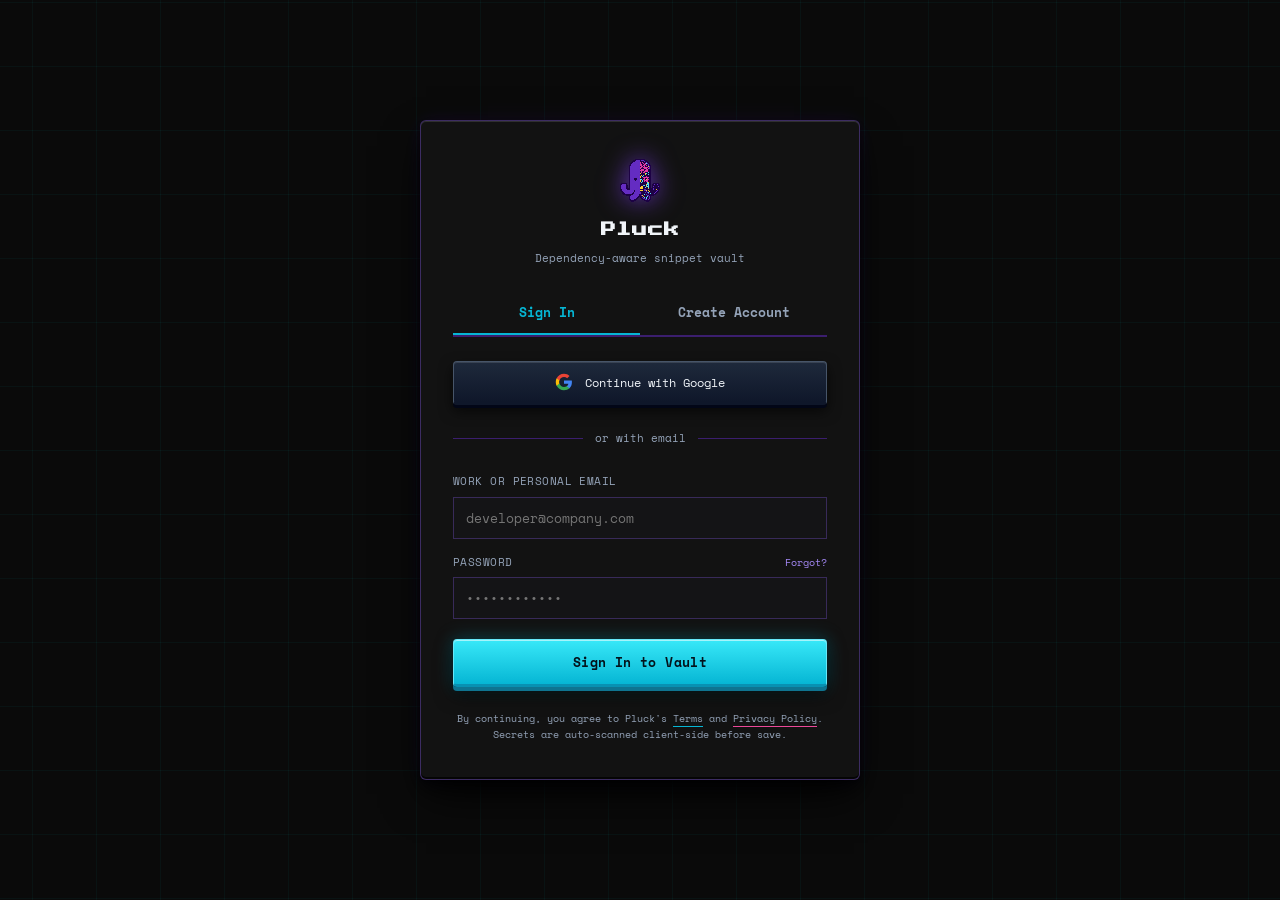
<file: frontend/auth.html>
<!DOCTYPE html>
<html lang="en">

<head>
  <meta charset="UTF-8" />
  <meta name="viewport" content="width=device-width, initial-scale=1.0" />
  <title>Authentication — Pluck</title>
  <link rel="preconnect" href="https://fonts.googleapis.com" />
  <link rel="preconnect" href="https://fonts.gstatic.com" crossorigin />
  <link
    href="https://fonts.googleapis.com/css2?family=Space+Mono:ital,wght@0,400;0,700;1,400&family=Press+Start+2P&display=swap"
    rel="stylesheet" />
  <link rel="stylesheet" href="style.css" />
  <link rel="stylesheet" href="app-style.css" />
  <link rel="stylesheet" href="cursor-grid.css" />
  <link rel="stylesheet" href="border-glow.css" />
</head>

<body>
  <!-- Interactive Terminal Cursor Grid Background -->
  <canvas id="cursor-grid-canvas" class="cursor-grid-canvas" aria-hidden="true"></canvas>

  <div class="auth-page">
    <div class="auth-card pixel-border-box">

      <!-- Header with Pixel Octopus Logo -->
      <div class="auth-header">
        <a href="index.html" title="Back to Pluck Home">
          <img src="squid.png" alt="Pluck" class="auth-logo-squid" width="48" height="48" />
        </a>
        <h1 class="auth-title">Pluck</h1>
        <p style="font-size: 11px; color: var(--muted); margin-top: -6px;">Dependency-aware snippet vault</p>
      </div>

      <!-- Mode Switcher Tabs (Login / Sign Up) -->
      <div class="auth-tabs" id="auth-tabs">
        <div class="auth-tab active" id="tab-login" onclick="switchAuthMode('login')">Sign In</div>
        <div class="auth-tab" id="tab-signup" onclick="switchAuthMode('signup')">Create Account</div>
      </div>

      <!-- OAuth Providers -->
      <div class="oauth-buttons">
        <button class="btn-oauth" onclick="simulateOAuth('Google')">
          <svg width="18" height="18" viewBox="0 0 24 24" fill="currentColor">
            <path
              d="M22.56 12.25c0-.78-.07-1.53-.2-2.25H12v4.26h5.92c-.26 1.37-1.04 2.53-2.21 3.31v2.77h3.57c2.08-1.92 3.28-4.74 3.28-8.09z"
              fill="#4285F4" />
            <path
              d="M12 23c2.97 0 5.46-.98 7.28-2.66l-3.57-2.77c-.98.66-2.23 1.06-3.71 1.06-2.86 0-5.29-1.93-6.16-4.53H2.18v2.84C3.99 20.53 7.7 23 12 23z"
              fill="#34A853" />
            <path
              d="M5.84 14.09c-.22-.66-.35-1.36-.35-2.09s.13-1.43.35-2.09V7.06H2.18C1.43 8.55 1 10.22 1 12s.43 3.45 1.18 4.94l2.85-2.22.81-.63z"
              fill="#FBBC05" />
            <path
              d="M12 5.38c1.62 0 3.06.56 4.21 1.64l3.15-3.15C17.45 2.09 14.97 1 12 1 7.7 1 3.99 3.47 2.18 7.06l3.66 2.84c.87-2.6 3.3-4.52 6.16-4.52z"
              fill="#EA4335" />
          </svg>
          Continue with Google
        </button>
      </div>

      <div class="auth-divider">or with email</div>

      <!-- Email / Password Form -->
      <form id="auth-form" onsubmit="handleAuthSubmit(event)">
        <!-- Full Name (visible during Sign Up) -->
        <div class="form-group" id="name-group" style="display: none; margin-bottom: 14px;">
          <label class="form-label" for="name">FULL NAME</label>
          <input type="text" id="name" class="form-input" placeholder="Alex Developer" />
        </div>

        <div class="form-group">
          <label class="form-label" for="email">WORK OR PERSONAL EMAIL</label>
          <input type="email" id="email" class="form-input" placeholder="developer@company.com" required />
        </div>

        <div class="form-group" style="margin-top: 14px;">
          <div style="display: flex; justify-content: space-between; align-items: baseline;">
            <label class="form-label" for="password">PASSWORD</label>
            <a href="#" id="forgot-link" onclick="openForgotModal(event)" style="font-size: 10px; color: var(--purple-light);">Forgot?</a>
          </div>
          <input type="password" id="password" class="form-input" placeholder="••••••••••••" minlength="10" required
            oninput="checkPasswordStrength(this.value)" />

          <!-- Password strength indicators (shown on signup) -->
          <div class="pw-strength" id="pw-strength-container" style="display: none;">
            <div class="pw-bars">
              <div class="pw-bar" id="pw-bar-1"></div>
              <div class="pw-bar" id="pw-bar-2"></div>
              <div class="pw-bar" id="pw-bar-3"></div>
            </div>
            <span class="pw-text" id="pw-strength-text">Password must be ≥10 characters</span>
          </div>
        </div>

        <!-- Inline error alert -->
        <div id="auth-error" style="display: none; margin-top: 14px; padding: 10px 12px; background: rgba(239, 68, 68, 0.15); border: 1px solid #ef4444; color: #fca5a5; font-size: 11px; line-height: 1.4;">
        </div>

        <button type="submit" class="btn-solid-pixel" id="auth-submit-btn" style="width: 100%; margin-top: 20px; padding: 12px;">
          Sign In to Vault
        </button>
      </form>

      <!-- Terms disclaimer -->
      <p style="font-size: 10px; color: var(--muted); text-align: center; line-height: 1.6;">
        By continuing, you agree to Pluck's <a href="#" class="underline-cyan">Terms</a> and <a href="#" class="underline-pink">Privacy Policy</a>. Secrets are auto-scanned client-side before save.
      </p>

    </div>
  </div>

  <!-- Google OAuth Modal (Fallback/Config) -->
  <div id="google-modal" class="pixel-border-box" style="display: none; position: fixed; top: 50%; left: 50%; transform: translate(-50%, -50%); z-index: 10000; background: #0f172a; border: 2px solid #38bdf8; padding: 24px; max-width: 420px; width: 90%; box-shadow: 0 20px 50px rgba(0,0,0,0.9);">
    <div style="display: flex; justify-content: space-between; align-items: center; margin-bottom: 14px;">
      <div style="display: flex; align-items: center; gap: 8px;">
        <svg width="20" height="20" viewBox="0 0 24 24">
          <path d="M22.56 12.25c0-.78-.07-1.53-.2-2.25H12v4.26h5.92c-.26 1.37-1.04 2.53-2.21 3.31v2.77h3.57c2.08-1.92 3.28-4.74 3.28-8.09z" fill="#4285F4"/>
          <path d="M12 23c2.97 0 5.46-.98 7.28-2.66l-3.57-2.77c-.98.66-2.23 1.06-3.71 1.06-2.86 0-5.29-1.93-6.16-4.53H2.18v2.84C3.99 20.53 7.7 23 12 23z" fill="#34A853"/>
          <path d="M5.84 14.09c-.22-.66-.35-1.36-.35-2.09s.13-1.43.35-2.09V7.06H2.18C1.43 8.55 1 10.22 1 12s.43 3.45 1.18 4.94l2.85-2.22.81-.63z" fill="#FBBC05"/>
          <path d="M12 5.38c1.62 0 3.06.56 4.21 1.64l3.15-3.15C17.45 2.09 14.97 1 12 1 7.7 1 3.99 3.47 2.18 7.06l3.66 2.84c.87-2.6 3.3-4.52 6.16-4.52z" fill="#EA4335"/>
        </svg>
        <strong style="color: #fff; font-size: 14px;">Google Account Sign-In</strong>
      </div>
      <button onclick="closeGoogleModal()" style="background: none; border: none; color: #94a3b8; font-size: 18px; cursor: pointer;">✕</button>
    </div>
    <p style="font-size: 11px; color: var(--muted); margin-bottom: 14px;">
      Authenticate with your Google account. A corresponding user document will be created directly in your MongoDB <code style="color: var(--cyan);">users</code> collection.
    </p>
    <div class="form-group" style="margin-bottom: 10px;">
      <label class="form-label">GOOGLE ACCOUNT EMAIL</label>
      <input type="email" id="google-email-input" class="form-input" placeholder="developer@gmail.com" />
    </div>
    <div class="form-group" style="margin-bottom: 14px;">
      <label class="form-label">DISPLAY NAME</label>
      <input type="text" id="google-name-input" class="form-input" placeholder="Google Developer" />
    </div>
    <div style="display: flex; gap: 8px;">
      <button class="btn-solid-pixel" onclick="submitGoogleOAuth()" style="flex: 1; padding: 10px; font-size: 11px;">
        ⚡ Sign In with Google
      </button>
      <button class="btn-ghost-pixel" onclick="closeGoogleModal()" style="padding: 10px 14px; font-size: 11px;">
        Cancel
      </button>
    </div>
  </div>
  <div id="google-backdrop" onclick="closeGoogleModal()" style="display: none; position: fixed; inset: 0; background: rgba(0,0,0,0.7); z-index: 9999;"></div>

  <script src="https://accounts.google.com/gsi/client" async defer></script>
  <script src="app-script.js"></script>
  <script>
    let currentMode = 'login';
    const params = new URLSearchParams(window.location.search);
    const nextUrl = params.get('next') || 'app.html';

    function switchAuthMode(mode) {
      currentMode = mode;
      document.getElementById('tab-login').classList.toggle('active', mode === 'login');
      document.getElementById('tab-signup').classList.toggle('active', mode === 'signup');
      document.getElementById('name-group').style.display = mode === 'signup' ? 'block' : 'none';
      document.getElementById('pw-strength-container').style.display = mode === 'signup' ? 'flex' : 'none';
      document.getElementById('forgot-link').style.display = mode === 'login' ? 'inline' : 'none';
      document.getElementById('auth-submit-btn').textContent = mode === 'login' ? 'Sign In to Vault' : 'Create Pluck Account';
      document.getElementById('auth-error').style.display = 'none';
    }

    function checkPasswordStrength(val) {
      if (currentMode !== 'signup') return;
      const b1 = document.getElementById('pw-bar-1');
      const b2 = document.getElementById('pw-bar-2');
      const b3 = document.getElementById('pw-bar-3');
      const txt = document.getElementById('pw-strength-text');

      b1.className = 'pw-bar';
      b2.className = 'pw-bar';
      b3.className = 'pw-bar';

      if (val.length < 8) {
        txt.textContent = 'Too short (min 10 chars)';
      } else if (val.length < 10) {
        b1.className = 'pw-bar active-weak';
        txt.textContent = 'Weak password';
      } else if (val.length < 14 || !/[0-9!@#$%^&*]/.test(val)) {
        b1.className = 'pw-bar active-medium';
        b2.className = 'pw-bar active-medium';
        txt.textContent = 'Medium strength';
      } else {
        b1.className = 'pw-bar active-strong';
        b2.className = 'pw-bar active-strong';
        b3.className = 'pw-bar active-strong';
        txt.textContent = 'Strong battle-tested password';
      }
    }

    async function handleAuthSubmit(e) {
      e.preventDefault();
      const email = document.getElementById('email').value.trim();
      const password = document.getElementById('password').value;
      const nameInput = document.getElementById('name');
      const name = nameInput ? nameInput.value.trim() : '';
      const btn = document.getElementById('auth-submit-btn');
      const errorEl = document.getElementById('auth-error');
      errorEl.style.display = 'none';

      const isSignup = currentMode === 'signup';
      const endpoint = isSignup ? '/api/auth/register' : '/api/auth/login';
      const payload = isSignup ? { email, password, name } : { email, password };

      btn.textContent = isSignup ? 'Creating account in MongoDB...' : 'Authenticating...';
      btn.disabled = true;

      try {
        const res = await fetch(endpoint, {
          method: 'POST',
          headers: { 'Content-Type': 'application/json' },
          body: JSON.stringify(payload)
        });

        const data = await res.json();

        if (!res.ok) {
          throw new Error(data.message || data.error || 'Authentication failed');
        }

        // Store user and token in localStorage & cookie
        localStorage.removeItem('pluck_user_snippets');
        if (data.user) {
          localStorage.setItem('pluck_user', JSON.stringify(data.user));
        }
        if (data.token) {
          localStorage.setItem('pluck_token', data.token);
          document.cookie = `pluck_session=${data.token}; path=/; max-age=604800; SameSite=Lax`;
        }
        if (data.workspaces && data.workspaces.length > 0) {
          localStorage.setItem('pluck_active_workspace', data.workspaces[0].id);
        }

        showToast(data.message || (isSignup ? 'Account created in MongoDB!' : 'Welcome back!'), 'success');
        setTimeout(() => {
          window.location.href = nextUrl;
        }, 600);
      } catch (err) {
        errorEl.textContent = err.message;
        errorEl.style.display = 'block';
        showToast(err.message, 'error');
        btn.textContent = isSignup ? 'Create Pluck Account' : 'Sign In to Vault';
        btn.disabled = false;
      }
    }

    // ── Google OAuth Integration ───────────────────────────
    function simulateOAuth(provider) {
      // Check if user has an active Google Client ID configured
      const googleClientId = localStorage.getItem('pluck_google_client_id');
      if (window.google && window.google.accounts && googleClientId) {
        // Trigger official Google Identity prompt
        google.accounts.id.initialize({
          client_id: googleClientId,
          callback: handleGoogleJwtResponse
        });
        google.accounts.id.prompt();
        return;
      }

      // Open interactive Google Sign-In Dialog
      document.getElementById('google-modal').style.display = 'block';
      document.getElementById('google-backdrop').style.display = 'block';
      const emailField = document.getElementById('email').value.trim();
      if (emailField) {
        document.getElementById('google-email-input').value = emailField;
      }
    }

    function closeGoogleModal() {
      document.getElementById('google-modal').style.display = 'none';
      document.getElementById('google-backdrop').style.display = 'none';
    }

    async function submitGoogleOAuth() {
      const email = document.getElementById('google-email-input').value.trim();
      const name = document.getElementById('google-name-input').value.trim();

      if (!email || !email.includes('@')) {
        showToast('Please enter a valid Google email address.', 'error');
        return;
      }

      closeGoogleModal();
      showToast('Authenticating with Google OAuth...', 'info');

      try {
        const res = await fetch('/api/auth/oauth', {
          method: 'POST',
          headers: { 'Content-Type': 'application/json' },
          body: JSON.stringify({
            provider: 'Google',
            email: email,
            name: name || email.split('@')[0],
            avatar: String.valueOf ? String.valueOf(email[0]).toUpperCase() : email[0].toUpperCase()
          })
        });

        const data = await res.json();
        if (!res.ok) {
          throw new Error(data.message || 'Google authentication failed');
        }

        localStorage.removeItem('pluck_user_snippets');
        if (data.user) {
          localStorage.setItem('pluck_user', JSON.stringify(data.user));
        }
        if (data.token) {
          localStorage.setItem('pluck_token', data.token);
          document.cookie = `pluck_session=${data.token}; path=/; max-age=604800; SameSite=Lax`;
        }
        if (data.workspaces && data.workspaces.length > 0) {
          localStorage.setItem('pluck_active_workspace', data.workspaces[0].id);
        }

        showToast(`Signed in as ${data.user.name} via Google OAuth!`, 'success');
        setTimeout(() => {
          window.location.href = nextUrl;
        }, 600);
      } catch (err) {
        showToast(err.message, 'error');
      }
    }

    function handleGoogleJwtResponse(response) {
      try {
        const base64Url = response.credential.split('.')[1];
        const base64 = base64Url.replace(/-/g, '+').replace(/_/g, '/');
        const jsonPayload = decodeURIComponent(atob(base64).split('').map(c => '%' + ('00' + c.charCodeAt(0).toString(16)).slice(-2)).join(''));
        const payload = JSON.parse(jsonPayload);

        fetch('/api/auth/oauth', {
          method: 'POST',
          headers: { 'Content-Type': 'application/json' },
          body: JSON.stringify({
            provider: 'Google',
            email: payload.email,
            name: payload.name,
            avatar: payload.picture
          })
        }).then(res => res.json()).then(data => {
          localStorage.removeItem('pluck_user_snippets');
          if (data.user) localStorage.setItem('pluck_user', JSON.stringify(data.user));
          if (data.token) localStorage.setItem('pluck_token', data.token);
          if (data.workspaces && data.workspaces.length > 0) {
            localStorage.setItem('pluck_active_workspace', data.workspaces[0].id);
          }
          showToast(`Welcome, ${data.user.name}!`, 'success');
          setTimeout(() => { window.location.href = nextUrl; }, 600);
        });
      } catch (e) {
        showToast('Failed to parse Google credential token', 'error');
      }
    }

    function openForgotModal(e) {
      e.preventDefault();
      const email = prompt('Enter your registered email to receive a password reset link:');
      if (email) {
        showToast(`Password reset link dispatched to ${email}`, 'success');
      }
    }

    // Read query parameter ?mode=signup
    if (params.get('mode') === 'signup') {
      switchAuthMode('signup');
    }
  </script>
  <script src="cursor-grid.js"></script>
  <script src="border-glow.js"></script>
</body>

</html>
</file>
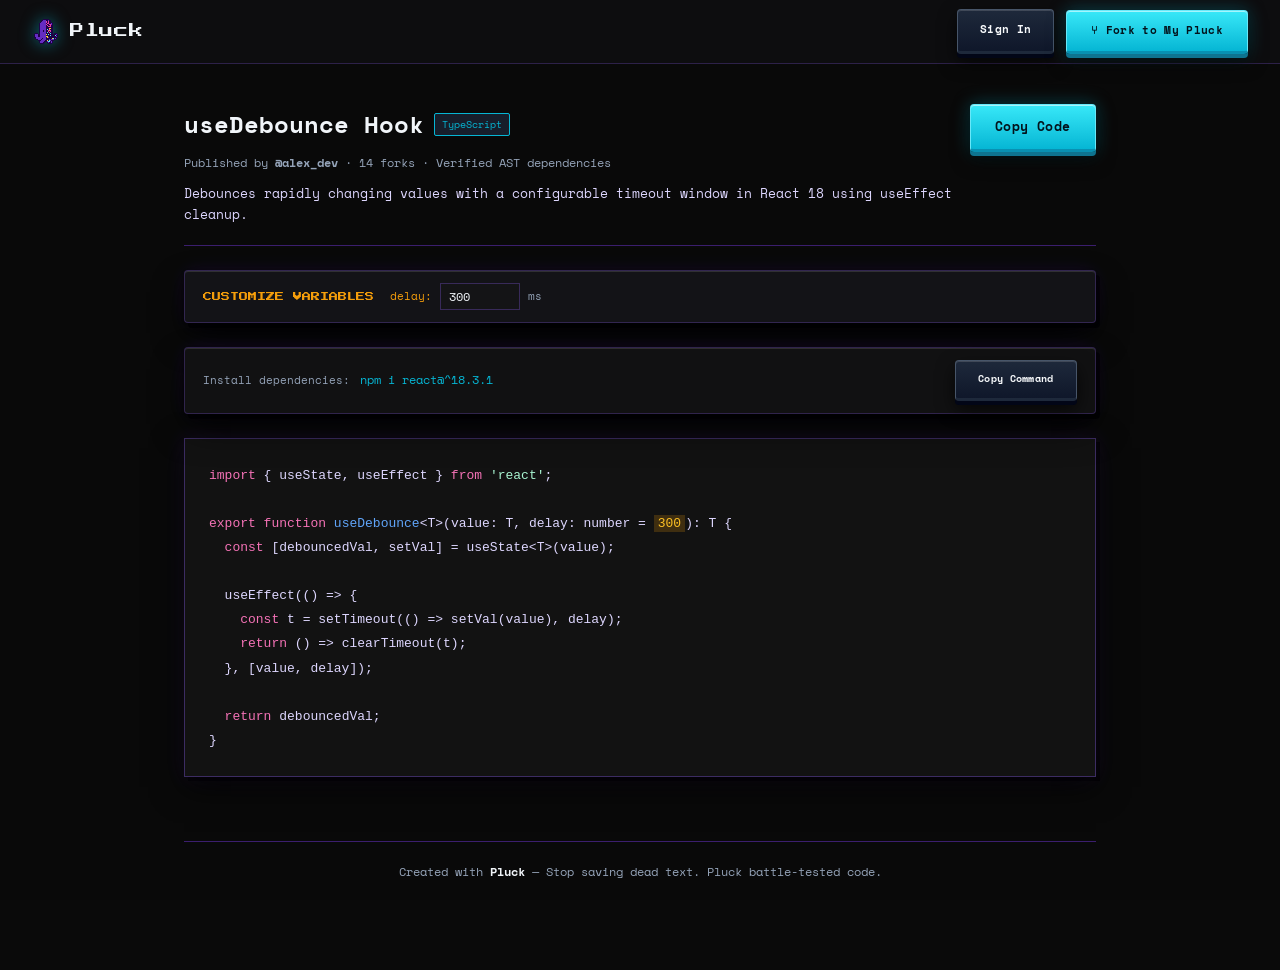
<file: frontend/share.html>
<!DOCTYPE html>
<html lang="en">

<head>
  <meta charset="UTF-8" />
  <meta name="viewport" content="width=device-width, initial-scale=1.0" />
  <title>useDebounce Hook — TypeScript Snippet · Pluck</title>
  <meta name="description" content="Debounces rapidly changing values with a configurable timeout window in React 18 using useEffect cleanup." />
  <link rel="preconnect" href="https://fonts.googleapis.com" />
  <link rel="preconnect" href="https://fonts.gstatic.com" crossorigin />
  <link
    href="https://fonts.googleapis.com/css2?family=Space+Mono:ital,wght@0,400;0,700;1,400&family=Press+Start+2P&display=swap"
    rel="stylesheet" />
  <link rel="stylesheet" href="style.css" />
  <link rel="stylesheet" href="app-style.css" />
  <link rel="stylesheet" href="magic-bento.css" />
</head>

<body>
  <canvas id="matrix-canvas" aria-hidden="true"></canvas>

  <!-- Public Navbar -->
  <nav class="navbar" style="position: sticky; top: 0; background: rgba(14, 14, 16, 0.94); border-bottom: 1px solid rgba(139, 92, 246, 0.25);">
    <a href="index.html" class="nav-logo" title="Pluck Home">
      <img src="squid.png" alt="Pluck" class="nav-logo-squid" width="28" height="28" />
      <span class="logo-wordmark">Pluck</span>
    </a>
    <div style="display: flex; gap: 12px; align-items: center;">
      <a href="auth.html" class="btn-outline-pixel" style="font-size: 11px;">Sign In</a>
      <button class="btn-solid-pixel" onclick="forkPublicSnippet()" style="font-size: 11px;">⑂ Fork to My Pluck</button>
    </div>
  </nav>

  <main style="max-width: 960px; margin: 40px auto 100px; padding: 0 24px; position: relative; z-index: 2;">
    <div style="display: flex; flex-direction: column; gap: 24px;">

      <!-- Public Snippet Header -->
      <div style="display: flex; justify-content: space-between; align-items: flex-start; border-bottom: 1px solid var(--purple-dim); padding-bottom: 20px;">
        <div>
          <div style="display: flex; align-items: center; gap: 10px;">
            <h1 id="pub-title" style="font-family: var(--mono); font-size: 24px; font-weight: 700; color: var(--white);">useDebounce Hook</h1>
            <span id="pub-lang" class="dep-chip" style="color: var(--cyan); border-color: var(--cyan);">TypeScript</span>
          </div>
          <p id="pub-meta" style="font-size: 12px; color: var(--muted); margin-top: 8px;">
            Published by <strong>@alex_dev</strong> · 14 forks · Verified AST dependencies
          </p>
          <p id="pub-desc" style="font-size: 13px; color: #ddd6fe; margin-top: 10px; line-height: 1.6;">
            Debounces rapidly changing values with a configurable timeout window in React 18 using useEffect cleanup.
          </p>
        </div>

        <button class="btn-solid-pixel" onclick="copyPublicSnippet()" style="flex-shrink: 0;">Copy Code</button>
      </div>

      <!-- Interactive Variable Customizer -->
      <div class="variable-bar pixel-border-box">
        <span style="font-family: var(--pixel); font-size: 9px; color: var(--yellow);">CUSTOMIZE VARIABLES</span>
        <div class="var-input-group">
          <label class="var-label" for="pub-delay">delay:</label>
          <input type="number" id="pub-delay" class="var-input" value="300" style="width: 80px;" oninput="updatePublicInterpolation(this.value)" />
          <span style="font-size: 11px; color: var(--muted);">ms</span>
        </div>
      </div>

      <!-- Dependency Bar -->
      <div class="dependency-bar pixel-border-box">
        <div style="display: flex; align-items: center; gap: 10px;">
          <span style="font-size: 11px; color: var(--muted);">Install dependencies:</span>
          <code class="dep-cmd" id="pub-dep-cmd">npm i react@^18.3.1</code>
        </div>
        <button class="btn-outline-pixel" style="font-size: 10px;" onclick="copyInstallCmd()">Copy Command</button>
      </div>

      <!-- Code Box -->
      <div style="background: #121212; border: 1px solid rgba(139, 92, 246, 0.35); box-shadow: 0 10px 30px rgba(0,0,0,0.8), 0 0 20px rgba(124,58,237,0.15), 4px 4px 0 0 rgba(0,0,0,0.8); padding: 24px;">
        <pre style="margin: 0; font-family: var(--mono); font-size: 13px; line-height: 1.7; color: #ddd6fe;"><code id="pub-code-display"><span style="color:#f472b6;">import</span> { useState, useEffect } <span style="color:#f472b6;">from</span> <span style="color:#a7f3d0;">'react'</span>;

<span style="color:#f472b6;">export function</span> <span style="color:#60a5fa;">useDebounce</span>&lt;T&gt;(value: T, delay: number = <span id="pub-var-display" style="color: #fbbf24; background: rgba(245, 158, 11, 0.2); padding: 1px 4px;">300</span>): T {
  <span style="color:#f472b6;">const</span> [debouncedVal, setVal] = useState&lt;T&gt;(value);

  useEffect(() =&gt; {
    <span style="color:#f472b6;">const</span> t = setTimeout(() =&gt; setVal(value), delay);
    <span style="color:#f472b6;">return</span> () =&gt; clearTimeout(t);
  }, [value, delay]);

  <span style="color:#f472b6;">return</span> debouncedVal;
}</code></pre>
      </div>

      <!-- Public Footer -->
      <div style="text-align: center; margin-top: 40px; padding-top: 20px; border-top: 1px solid var(--purple-dim); font-size: 12px; color: var(--muted);">
        <p>Created with <a href="index.html" style="color: var(--white); font-weight: 700;">Pluck</a> — Stop saving dead text. Pluck battle-tested code.</p>
      </div>

    </div>
  </main>

  <script src="app-script.js"></script>
  <script>
    let activePublicSnippet = null;

    async function loadPublicSnippet() {
      const params = new URLSearchParams(window.location.search);
      const snipId = params.get('id') || 'use-debounce';

      let snip = null;
      try {
        const apiBase = (window.location.protocol === 'file:' || (window.location.port && window.location.port !== '4000')) ? 'http://localhost:4000/api' : '/api';
        const res = await fetch(`${apiBase}/snippets/${encodeURIComponent(snipId)}`);
        if (res.ok) snip = await res.json();
      } catch (e) {}

      if (!snip) {
        try {
          const active = JSON.parse(sessionStorage.getItem('pluck_active_snippet') || 'null');
          if (active && (active.id === snipId || active.slug === snipId)) snip = active;
        } catch (e) {}
      }

      if (!snip) {
        try {
          const list = JSON.parse(localStorage.getItem('pluck_user_snippets') || '[]');
          snip = list.find(s => s.id === snipId || s.slug === snipId);
        } catch (e) {}
      }

      if (snip) {
        activePublicSnippet = snip;
        document.title = `${snip.title} — Public Snippet · Pluck`;
        document.getElementById('pub-title').textContent = snip.title;
        document.getElementById('pub-lang').textContent = (snip.language || 'typescript').toUpperCase();
        document.getElementById('pub-desc').textContent = snip.description || snip.aiSummary || 'Battle-tested snippet on Pluck.';
        document.getElementById('pub-meta').innerHTML = `Published by <strong>@pluck_dev</strong> · ${snip.forkCount || 0} forks · Verified AST dependencies`;
        
        const codeDisplay = document.getElementById('pub-code-display');
        if (codeDisplay) {
          codeDisplay.textContent = snip.code || '';
        }

        if (snip.dependencies && snip.dependencies.length > 0) {
          const depNames = snip.dependencies.map(d => d.name + (d.versionHint ? '@' + d.versionHint : '')).join(' ');
          document.getElementById('pub-dep-cmd').textContent = `npm i ${depNames}`;
        }
      }
    }

    document.addEventListener('DOMContentLoaded', loadPublicSnippet);

    function updatePublicInterpolation(val) {
      const display = document.getElementById('pub-var-display');
      if (display) display.textContent = val || '300';
    }

    function copyInstallCmd() {
      const cmd = document.getElementById('pub-dep-cmd')?.textContent || 'npm i';
      copySnippetText(cmd, 'Install command copied!');
    }

    function copyPublicSnippet() {
      const codeDisplay = document.getElementById('pub-code-display');
      const text = (activePublicSnippet && activePublicSnippet.code) ? activePublicSnippet.code : (codeDisplay ? codeDisplay.innerText : '');
      copySnippetText(text, 'Code copied to clipboard!');
    }

    function forkPublicSnippet() {
      const snipId = activePublicSnippet?.id || activePublicSnippet?.slug || 'use-debounce';
      showToast('Redirecting to studio to fork snippet...', 'info');
      setTimeout(() => {
        window.location.href = `studio.html?id=${encodeURIComponent(snipId)}`;
      }, 600);
    }
  </script>
  <script src="magic-bento.js"></script>
</body>

</html>
</file>
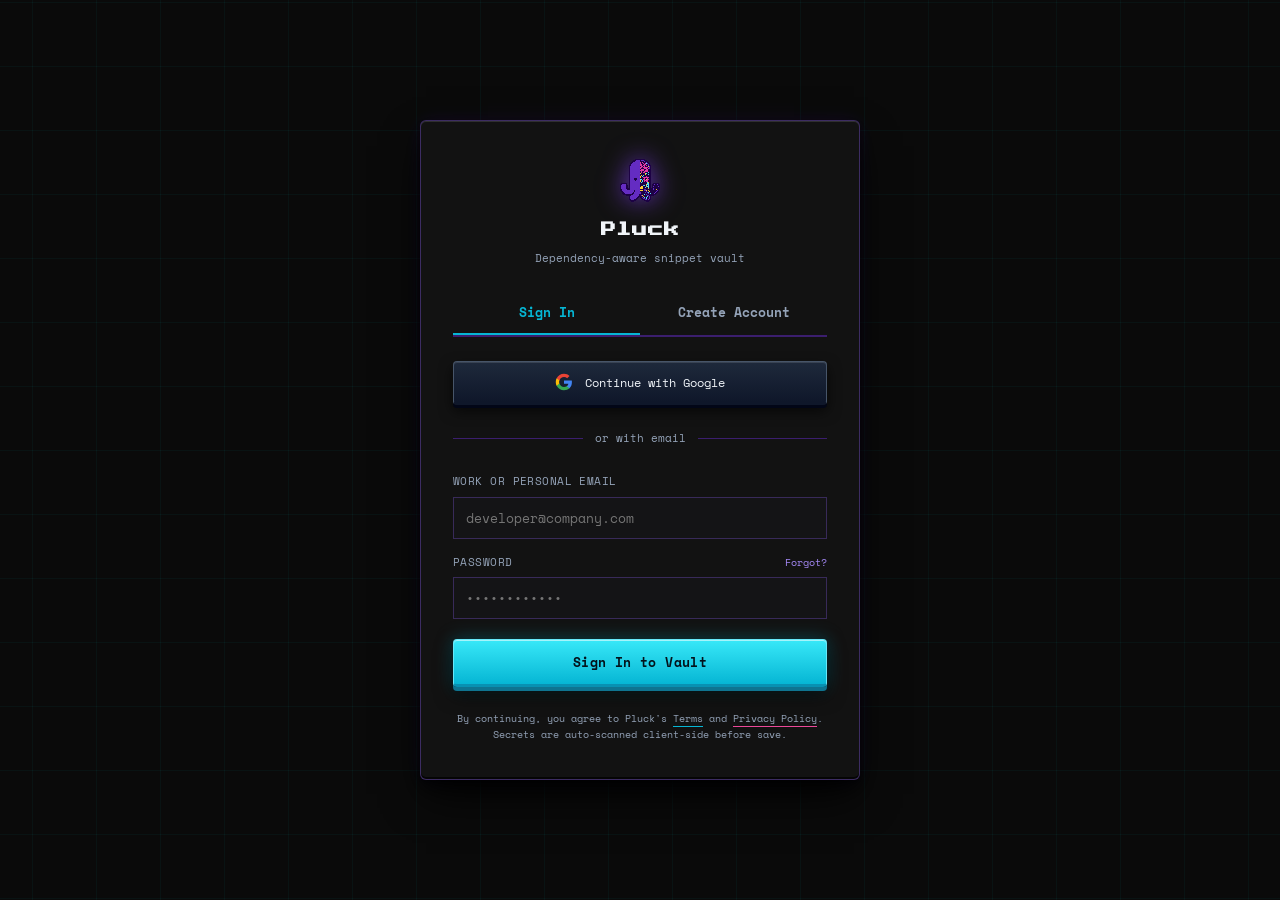
<file: frontend/team.html>
<!DOCTYPE html>
<html lang="en">

<head>
  <meta charset="UTF-8" />
  <meta name="viewport" content="width=device-width, initial-scale=1.0" />
  <title>Team Workspace — Acme Core Eng | Pluck</title>
  <link rel="preconnect" href="https://fonts.googleapis.com" />
  <link rel="preconnect" href="https://fonts.gstatic.com" crossorigin />
  <link
    href="https://fonts.googleapis.com/css2?family=Space+Mono:ital,wght@0,400;0,700;1,400&family=Press+Start+2P&display=swap"
    rel="stylesheet" />
  <link rel="stylesheet" href="style.css" />
  <link rel="stylesheet" href="app-style.css" />
  <link rel="stylesheet" href="magic-bento.css" />
  <link rel="stylesheet" href="border-glow.css" />
</head>

<body>
  <canvas id="matrix-canvas" aria-hidden="true"></canvas>

  <div class="app-shell">

    <!-- Mini Sidebar -->
    <aside class="app-sidebar" style="width: 240px;">
      <div class="app-sidebar-header">
        <a href="app.html" class="nav-logo" title="Back to Vault">
          <img src="squid.png" alt="Pluck" class="nav-logo-squid" width="24" height="24" />
          <span class="logo-wordmark" style="font-size: 12px;">Pluck</span>
        </a>
      </div>
      <div class="app-sidebar-content">
        <a href="app.html" class="folder-item">
          <span>← Back to Personal Vault</span>
        </a>
        <div style="margin-top: 14px;">
          <div class="nav-section-title">Team Tabs</div>
          <div class="folder-tree">
            <a href="#" class="folder-item active" id="tab-nav-collections"
              onclick="switchTeamTab('collections', event)">📁 Collections</a>
            <a href="#" class="folder-item" id="tab-nav-members" onclick="switchTeamTab('members', event)">👥 Members
              (4)</a>
            <a href="#" class="folder-item" id="tab-nav-activity" onclick="switchTeamTab('activity', event)">⚡ Audit
              Activity</a>
            <a href="#" class="folder-item" id="tab-nav-settings" onclick="switchTeamTab('settings', event)">⚙️ Team
              Settings</a>
          </div>
        </div>
      </div>
    </aside>

    <!-- Main View -->
    <main class="app-main">
      <header class="app-topbar">
        <div style="display: flex; align-items: center; gap: 12px;">
          <h2 style="font-family: var(--mono); font-size: 16px; font-weight: 700; color: var(--white);">Acme Core Eng
          </h2>
          <span class="dep-chip" style="color: var(--yellow); border-color: var(--yellow); font-size: 9px;">Team
            Admin</span>
        </div>
        <div class="topbar-actions">
          <button class="btn-solid-pixel" onclick="inviteMemberPrompt()">+ Invite Member</button>
        </div>
      </header>

      <div class="app-content" style="max-width: 1040px;">

        <!-- ░░░ TAB 1: COLLECTIONS ░░░ -->
        <div id="team-section-collections" style="display: flex; flex-direction: column; gap: 20px;">
          <div style="display: flex; justify-content: space-between; align-items: flex-end;">
            <div>
              <h3 style="font-size: 18px; color: var(--white);">Team Collections</h3>
              <p style="font-size: 12px; color: var(--muted); margin-top: 4px;">Shared snippet folders accessible to all
                Acme Core Eng engineers.</p>
            </div>
            <button class="btn-outline-pixel" onclick="showToast('Created new collection')">+ New Collection</button>
          </div>

          <div style="display: grid; grid-template-columns: repeat(auto-fill, minmax(300px, 1fr)); gap: 18px;">
            <div class="pixel-border-box" style="padding: 18px; background: #121212; border: 1px solid rgba(139, 92, 246, 0.35); box-shadow: 0 4px 12px rgba(0,0,0,0.5), 0 0 15px rgba(124,58,237,0.12); cursor: pointer;"
              onclick="window.location.href='app.html'">
              <div style="font-size: 20px; margin-bottom: 8px;">🔐</div>
              <h4 style="font-size: 14px; color: var(--white);">auth-middleware</h4>
              <p style="font-size: 11px; color: var(--muted); margin-top: 4px;">JWT verification, RBAC guards, and
                session decryptors.</p>
              <div style="margin-top: 14px; font-size: 10px; color: var(--purple-light);">8 verified snippets</div>
            </div>

            <div class="pixel-border-box" style="padding: 18px; background: #121212; border: 1px solid rgba(139, 92, 246, 0.35); box-shadow: 0 4px 12px rgba(0,0,0,0.5), 0 0 15px rgba(124,58,237,0.12); cursor: pointer;"
              onclick="window.location.href='app.html'">
              <div style="font-size: 20px; margin-bottom: 8px;">☁️</div>
              <h4 style="font-size: 14px; color: var(--white);">aws-infrastructure</h4>
              <p style="font-size: 11px; color: var(--muted); margin-top: 4px;">Boto3 client setups, DynamoDB
                pagination, and S3 uploaders.</p>
              <div style="margin-top: 14px; font-size: 10px; color: var(--purple-light);">12 verified snippets</div>
            </div>

            <div class="pixel-border-box" style="padding: 18px; background: #121212; border: 1px solid rgba(139, 92, 246, 0.35); box-shadow: 0 4px 12px rgba(0,0,0,0.5), 0 0 15px rgba(124,58,237,0.12); cursor: pointer;"
              onclick="window.location.href='app.html'">
              <div style="font-size: 20px; margin-bottom: 8px;">🗄️</div>
              <h4 style="font-size: 14px; color: var(--white);">prisma-extensions</h4>
              <p style="font-size: 11px; color: var(--muted); margin-top: 4px;">Soft delete, audit logging triggers, and
                read-replica routers.</p>
              <div style="margin-top: 14px; font-size: 10px; color: var(--purple-light);">5 verified snippets</div>
            </div>
          </div>
        </div>

        <!-- ░░░ TAB 2: MEMBERS (PRD §2.3.8) ░░░ -->
        <div id="team-section-members" style="display: none; flex-direction: column; gap: 20px;">
          <div style="display: flex; justify-content: space-between; align-items: flex-end;">
            <div>
              <h3 style="font-size: 18px; color: var(--white);">Team Members</h3>
              <p style="font-size: 12px; color: var(--muted); margin-top: 4px;">Role-based access control.
                Server-authoritative write permissions.</p>
            </div>
            <button class="btn-solid-pixel" onclick="inviteMemberPrompt()">+ Invite Member</button>
          </div>

          <div
            style="background: #121212; border: 1px solid rgba(139, 92, 246, 0.3); box-shadow: 0 8px 24px rgba(0,0,0,0.7), 4px 4px 0 0 rgba(0,0,0,0.8); overflow-x: auto;">
            <table
              style="width: 100%; border-collapse: collapse; font-family: var(--mono); font-size: 12px; text-align: left;">
              <thead>
                <tr
                  style="border-bottom: 1px solid rgba(139, 92, 246, 0.2); background: rgba(18, 18, 20, 0.9); color: var(--muted); font-size: 10px;">
                  <th style="padding: 12px 16px;">MEMBER</th>
                  <th style="padding: 12px 16px;">EMAIL</th>
                  <th style="padding: 12px 16px;">ROLE</th>
                  <th style="padding: 12px 16px; text-align: right;">ACTION</th>
                </tr>
              </thead>
              <tbody>
                <tr style="border-bottom: 1px solid rgba(124,58,237,0.15);">
                  <td style="padding: 14px 16px; font-weight: 700; color: var(--white);">Alex Developer (You)</td>
                  <td style="padding: 14px 16px; color: var(--muted);">alex@pluck.dev</td>
                  <td style="padding: 14px 16px;"><span class="dep-chip"
                      style="color: var(--yellow); border-color: var(--yellow);">Admin</span></td>
                  <td style="padding: 14px 16px; text-align: right; color: var(--muted); font-size: 11px;">Owner</td>
                </tr>
                <tr style="border-bottom: 1px solid rgba(124,58,237,0.15);">
                  <td style="padding: 14px 16px; font-weight: 700; color: var(--white);">Sarah Jenkins</td>
                  <td style="padding: 14px 16px; color: var(--muted);">sarah@company.com</td>
                  <td style="padding: 14px 16px;">
                    <select class="select-pixel" style="font-size: 11px;">
                      <option selected>Editor</option>
                      <option>Admin</option>
                      <option>Viewer</option>
                    </select>
                  </td>
                  <td style="padding: 14px 16px; text-align: right;">
                    <button class="btn-outline-danger" onclick="removeMember(this)">Remove</button>
                  </td>
                </tr>
                <tr>
                  <td style="padding: 14px 16px; font-weight: 700; color: var(--white);">Leo Chen</td>
                  <td style="padding: 14px 16px; color: var(--muted);">leo@company.com</td>
                  <td style="padding: 14px 16px;">
                    <select class="select-pixel" style="font-size: 11px;">
                      <option>Editor</option>
                      <option>Admin</option>
                      <option selected>Viewer</option>
                    </select>
                  </td>
                  <td style="padding: 14px 16px; text-align: right;">
                    <button class="btn-outline-danger" onclick="removeMember(this)">Remove</button>
                  </td>
                </tr>
              </tbody>
            </table>
          </div>
        </div>

        <!-- ░░░ TAB 3: AUDIT ACTIVITY FEED (PRD §2.3.8) ░░░ -->
        <div id="team-section-activity" style="display: none; flex-direction: column; gap: 20px;">
          <div>
            <h3 style="font-size: 18px; color: var(--white);">Team Audit Log</h3>
            <p style="font-size: 12px; color: var(--muted); margin-top: 4px;">Live feed polling every 30s. Every snippet
              modification is version-tracked.</p>
          </div>

          <div
            style="background: #121212; border: 1px solid rgba(139, 92, 246, 0.3); box-shadow: 0 8px 24px rgba(0,0,0,0.7); padding: 20px; display: flex; flex-direction: column; gap: 14px;">
            <div
              style="display: flex; align-items: center; justify-content: space-between; border-bottom: 1px solid rgba(124,58,237,0.15); padding-bottom: 10px;">
              <div style="display: flex; align-items: center; gap: 10px;">
                <span style="color: var(--cyan);">●</span>
                <span style="color: var(--white); font-size: 12px;"><strong>Sarah Jenkins</strong> updated <code
                    style="color: var(--purple-light);">auth-middleware</code> (v1.3)</span>
              </div>
              <span style="font-size: 10px; color: var(--muted);">12m ago</span>
            </div>

            <div
              style="display: flex; align-items: center; justify-content: space-between; border-bottom: 1px solid rgba(124,58,237,0.15); padding-bottom: 10px;">
              <div style="display: flex; align-items: center; gap: 10px;">
                <span style="color: var(--green);">●</span>
                <span style="color: var(--white); font-size: 12px;"><strong>Alex Developer</strong> created snippet
                  <code style="color: var(--purple-light);">redis-ratelimit</code></span>
              </div>
              <span style="font-size: 10px; color: var(--muted);">2h ago</span>
            </div>

            <div style="display: flex; align-items: center; justify-content: space-between;">
              <div style="display: flex; align-items: center; gap: 10px;">
                <span style="color: var(--pink);">●</span>
                <span style="color: var(--white); font-size: 12px;"><strong>Leo Chen</strong> copied <code
                    style="color: var(--purple-light);">s3-presigned-upload</code> via CLI</span>
              </div>
              <span style="font-size: 10px; color: var(--muted);">5h ago</span>
            </div>
          </div>
        </div>

        <!-- ░░░ TAB 4: TEAM SETTINGS ░░░ -->
        <div id="team-section-settings" style="display: none; flex-direction: column; gap: 20px;">
          <div>
            <h3 style="font-size: 18px; color: var(--white);">Team Policy &amp; Security Controls</h3>
            <p style="font-size: 12px; color: var(--muted); margin-top: 4px;">Configure workspace-wide security
              guardrails.</p>
          </div>

          <div class="pixel-border-box"
            style="padding: 20px; background: #121212; border: 1px solid rgba(139, 92, 246, 0.3); box-shadow: 0 8px 24px rgba(0,0,0,0.7); display: flex; flex-direction: column; gap: 16px;">
            <label
              style="display: flex; align-items: center; gap: 10px; cursor: pointer; font-size: 12px; color: var(--white);">
              <input type="checkbox" checked />
              <span>Strict Secret Gating: Block saving snippets with detected high/critical secrets</span>
            </label>
            <label
              style="display: flex; align-items: center; gap: 10px; cursor: pointer; font-size: 12px; color: var(--white);">
              <input type="checkbox" checked />
              <span>Only Team Admins can publish snippets to Public or Unlisted scope</span>
            </label>
            <label
              style="display: flex; align-items: center; gap: 10px; cursor: pointer; font-size: 12px; color: var(--white);">
              <input type="checkbox" checked />
              <span>Enable AI MCP Server Access for Team Collections</span>
            </label>
            <div style="margin-top: 10px;">
              <button class="btn-solid-pixel" onclick="showToast('Team policies updated', 'success')">Save
                Policies</button>
            </div>
          </div>
        </div>

      </div>
    </main>
  </div>

  <script src="app-script.js"></script>
  <script>
    function switchTeamTab(tab, e) {
      if (e) e.preventDefault();
      ['collections', 'members', 'activity', 'settings'].forEach(t => {
        const navEl = document.getElementById(`tab-nav-${t}`);
        if (navEl) navEl.classList.toggle('active', t === tab);
        const secEl = document.getElementById(`team-section-${t}`);
        if (secEl) secEl.style.display = t === tab ? 'flex' : 'none';
      });
    }

    // Read ?tab= query parameter on load
    const params = new URLSearchParams(window.location.search);
    if (params.get('tab')) {
      switchTeamTab(params.get('tab'));
    }

    const TEAM_SLUG = 'acme-core-eng';

    async function loadTeamData() {
      try {
        const [teamRes, actRes] = await Promise.all([
          fetch(`/api/teams/${TEAM_SLUG}`),
          fetch(`/api/teams/${TEAM_SLUG}/activity`)
        ]);

        if (teamRes.ok) {
          const teamData = await teamRes.json();
          if (teamData && teamData.members && teamData.members.length > 0) {
            const tbody = document.querySelector('#team-section-members tbody');
            if (tbody) {
              tbody.innerHTML = '';
              teamData.members.forEach(m => {
                const tr = document.createElement('tr');
                tr.style.borderBottom = '1px solid rgba(124,58,237,0.15)';
                const isOwner = (m.role || '').toLowerCase() === 'admin';
                tr.innerHTML = `
                  <td style="padding: 14px 16px; font-weight: 700; color: var(--white);">${m.name || 'Team Member'}</td>
                  <td style="padding: 14px 16px; color: var(--muted);">${m.email || ''}</td>
                  <td style="padding: 14px 16px;">
                    <select class="select-pixel" style="font-size: 11px;" onchange="updateMemberRole('${m.userId}', this.value)">
                      <option value="Editor" ${m.role === 'editor' ? 'selected' : ''}>Editor</option>
                      <option value="Admin" ${m.role === 'admin' ? 'selected' : ''}>Admin</option>
                      <option value="Viewer" ${m.role === 'viewer' ? 'selected' : ''}>Viewer</option>
                    </select>
                  </td>
                  <td style="padding: 14px 16px; text-align: right;">
                    ${isOwner ? '<span style="color:var(--muted); font-size:11px;">Admin</span>' : `<button class="btn-outline-danger" onclick="removeMember('${m.userId}', this)">Remove</button>`}
                  </td>
                `;
                tbody.appendChild(tr);
              });
            }
          }
        }

        if (actRes.ok) {
          const activities = await actRes.json();
          if (Array.isArray(activities) && activities.length > 0) {
            const actContainer = document.querySelector('#team-section-activity > div:nth-child(2)');
            if (actContainer) {
              actContainer.innerHTML = '';
              activities.forEach((act, idx) => {
                const row = document.createElement('div');
                row.style.display = 'flex';
                row.style.alignItems = 'center';
                row.style.justifyContent = 'space-between';
                if (idx < activities.length - 1) {
                  row.style.borderBottom = '1px solid rgba(124,58,237,0.15)';
                  row.style.paddingBottom = '10px';
                }
                const iconColor = act.icon === 'green' ? 'var(--green)' : act.icon === 'cyan' ? 'var(--cyan)' : act.icon === 'red' ? 'var(--pink)' : 'var(--purple-light)';
                row.innerHTML = `
                  <div style="display: flex; align-items: center; gap: 10px;">
                    <span style="color: ${iconColor};">●</span>
                    <span style="color: var(--white); font-size: 12px;"><strong>${act.user || 'Member'}</strong> ${act.action || 'performed an action'}</span>
                  </div>
                  <span style="font-size: 10px; color: var(--muted);">${act.time || 'recently'}</span>
                `;
                actContainer.appendChild(row);
              });
            }
          }
        }
      } catch (e) {
        console.warn('Using default team view fallback:', e);
      }
    }

    async function inviteMemberPrompt() {
      const email = prompt('Enter colleague email address:');
      if (!email) return;
      try {
        const res = await fetch(`/api/teams/${TEAM_SLUG}/invites`, {
          method: 'POST',
          headers: { 'Content-Type': 'application/json' },
          body: JSON.stringify({ email: email, role: 'Editor' })
        });
        if (res.ok) {
          showToast(`Invitation sent to ${email} (Role: Editor)`, 'success');
          loadTeamData();
        } else {
          showToast('Failed to send invite', 'error');
        }
      } catch (err) {
        showToast(`Invitation sent to ${email} (Role: Editor)`, 'success');
      }
    }

    async function updateMemberRole(userId, newRole) {
      try {
        const res = await fetch(`/api/teams/${TEAM_SLUG}/members/${encodeURIComponent(userId)}`, {
          method: 'PATCH',
          headers: { 'Content-Type': 'application/json' },
          body: JSON.stringify({ role: newRole })
        });
        if (res.ok) {
          showToast(`Member role updated to ${newRole}`, 'success');
          loadTeamData();
        } else {
          const err = await res.json();
          showToast(err.message || 'Cannot change role', 'error');
        }
      } catch (err) {
        showToast(`Role updated to ${newRole}`, 'info');
      }
    }

    async function removeMember(userId, btn) {
      if (!confirm('Remove this member from the team workspace?')) return;
      try {
        const res = await fetch(`/api/teams/${TEAM_SLUG}/members/${encodeURIComponent(userId)}`, {
          method: 'DELETE'
        });
        if (res.ok) {
          btn.closest('tr').remove();
          showToast('Member removed from team', 'info');
          loadTeamData();
        } else {
          const err = await res.json();
          showToast(err.message || 'Cannot remove member', 'error');
        }
      } catch (e) {
        btn.closest('tr').remove();
        showToast('Member removed from team', 'info');
      }
    }

    // Initialize team data on load
    document.addEventListener('DOMContentLoaded', () => {
      const token = localStorage.getItem('pluck_token');
      if (!token) {
        window.location.replace('auth.html?next=team.html');
        return;
      }
      loadTeamData();
    });
  </script>
  <script src="magic-bento.js"></script>
  <script src="border-glow.js"></script>
</body>

</html>
</file>
<file: frontend/style.css>
/* =====================================================
   PLUCK — Landing Page CSS
   Jules-exact: dark violet, pixel borders, Space Mono
   ===================================================== */

@import url('border-glow.css');

/* ── Reset ─────────────────────────────────────────── */
*,
*::before,
*::after {
  box-sizing: border-box;
  margin: 0;
  padding: 0;
}

html {
  scroll-behavior: smooth;
  font-size: 16px;
}

:root {
  --bg: #0A0A0A;
  --bg2: #121212;
  --bg3: #181818;
  --purple: #7c3aed;
  --purple-light: #a78bfa;
  --purple-dim: #3b1e6e;
  --pink: #ec4899;
  --pink-light: #f472b6;
  --yellow: #f59e0b;
  --yellow-light: #fbbf24;
  --cyan: #06b6d4;
  --cyan-light: #22d3ee;
  --green: #10b981;
  --white: #f1f5f9;
  --muted: #94a3b8;
  --card-bg: #111827;
  --mono: 'Space Mono', 'Courier New', monospace;
  --pixel: 'Press Start 2P', monospace;
  --nav-h: 64px;
}

body {
  background: var(--bg);
  color: var(--white);
  font-family: var(--mono);
  font-size: 14px;
  line-height: 1.7;
  overflow-x: hidden;
  -webkit-font-smoothing: antialiased;
}

a {
  color: inherit;
  text-decoration: none;
}

img,
canvas,
svg {
  display: block;
}

/* scrollbar */
::-webkit-scrollbar {
  width: 6px;
}

::-webkit-scrollbar-track {
  background: var(--bg);
}

::-webkit-scrollbar-thumb {
  background: var(--purple-dim);
  border-radius: 0;
}

/* ── Matrix canvas (full-page bg) ─────────────────── */
#matrix-canvas {
  position: fixed;
  inset: 0;
  width: 100%;
  height: 100%;
  pointer-events: none;
  z-index: 0;
  opacity: 0.18;
  transform: translateZ(0);
  will-change: transform;
}

section,
nav,
footer {
  position: relative;
  z-index: 1;
}

/* ── Utilities ─────────────────────────────────────── */
.underline-cyan {
  text-decoration: underline;
  text-decoration-color: var(--cyan);
  text-underline-offset: 4px;
}

.underline-yellow {
  text-decoration: underline;
  text-decoration-color: var(--yellow);
  text-underline-offset: 4px;
}

.underline-pink {
  text-decoration: underline;
  text-decoration-color: var(--pink);
  text-underline-offset: 4px;
}

.inline-code {
  font-family: var(--mono);
  background: rgba(124, 58, 237, 0.18);
  color: var(--cyan-light);
  padding: 1px 6px;
  border: 1px solid rgba(124, 58, 237, 0.3);
  font-size: 0.85em;
}

/* Pixel border box — 3D elevated matte charcoal black surface with glowing subtle purple border */
.pixel-border-box {
  border: 1px solid rgba(139, 92, 246, 0.35);
  box-shadow:
    0 1px 3px rgba(0, 0, 0, 0.45),
    0 6px 16px -2px rgba(0, 0, 0, 0.7),
    0 16px 36px -6px rgba(0, 0, 0, 0.85),
    0 0 20px -2px rgba(124, 58, 237, 0.18),
    inset 0 1px 0 rgba(255, 255, 255, 0.12),
    4px 5px 0 0 rgba(0, 0, 0, 0.85);
  background: #121212;
  border-radius: 4px;
  transform: translate3d(0, 0, 0);
  transition: transform 0.25s cubic-bezier(0.16, 1, 0.3, 1),
              border-color 0.25s ease,
              box-shadow 0.25s cubic-bezier(0.16, 1, 0.3, 1);
}

.pixel-border-box:hover {
  transform: translateY(-5px) scale(1.005);
  border-color: rgba(167, 139, 250, 0.65);
  box-shadow:
    0 3px 6px rgba(0, 0, 0, 0.4),
    0 12px 28px -4px rgba(0, 0, 0, 0.8),
    0 26px 52px -8px rgba(0, 0, 0, 0.9),
    0 0 30px rgba(124, 58, 237, 0.32),
    inset 0 1px 0 rgba(255, 255, 255, 0.22),
    4px 8px 0 0 rgba(0, 0, 0, 0.95);
}

/* ── 3D Physical Buttons ─────────────────────────── */
.btn-solid-pixel,
.btn-outline-pixel {
  display: inline-flex;
  align-items: center;
  justify-content: center;
  font-family: var(--mono);
  font-size: 13px;
  font-weight: 700;
  cursor: pointer;
  text-decoration: none;
  letter-spacing: 0.03em;
  transform-origin: center center;
  border-radius: 4px;
  position: relative;
  user-select: none;
  transition: transform 0.18s cubic-bezier(0.34, 1.56, 0.64, 1),
              box-shadow 0.18s cubic-bezier(0.34, 1.56, 0.64, 1),
              background 0.15s ease,
              border-color 0.15s ease,
              color 0.15s ease;
  will-change: transform, box-shadow;
}

/* Solid 3D Button — Extruded Cyan Tactile Plate */
.btn-solid-pixel {
  background: linear-gradient(180deg, #38e8f8 0%, #06b6d4 100%);
  color: #03131c;
  padding: 11px 24px 13px;
  border: 1px solid #67e8f9;
  border-bottom: 3px solid #0891b2;
  box-shadow:
    0 4px 0 0 #0e7490,
    0 8px 18px rgba(0, 0, 0, 0.7),
    0 0 18px rgba(6, 182, 212, 0.35),
    inset 0 1px 0 rgba(255, 255, 255, 0.55);
  transform: translateY(0);
}

.btn-solid-pixel:hover {
  background: linear-gradient(180deg, #67e8f9 0%, #22d3ee 100%);
  color: #010a10;
  transform: translateY(-2px);
  border-bottom: 3px solid #0891b2;
  box-shadow:
    0 6px 0 0 #0e7490,
    0 14px 26px rgba(0, 0, 0, 0.8),
    0 0 28px rgba(6, 182, 212, 0.6),
    inset 0 1px 0 rgba(255, 255, 255, 0.65);
}

.btn-solid-pixel:active {
  transform: translateY(3px);
  border-bottom: 1px solid #0891b2;
  box-shadow:
    0 1px 0 0 #0e7490,
    0 3px 6px rgba(0, 0, 0, 0.6),
    0 0 12px rgba(6, 182, 212, 0.25),
    inset 0 1px 0 rgba(255, 255, 255, 0.2);
}

/* Outline 3D Button — Extruded Dark Slate Bevel */
.btn-outline-pixel {
  background: linear-gradient(180deg, #1e293b 0%, #0f172a 100%);
  color: #f8fafc;
  padding: 10px 22px 12px;
  border: 1px solid #475569;
  border-bottom: 3px solid #1e293b;
  box-shadow:
    0 4px 0 0 #020617,
    0 8px 18px rgba(0, 0, 0, 0.7),
    inset 0 1px 0 rgba(255, 255, 255, 0.15);
  transform: translateY(0);
}

.btn-outline-pixel:hover {
  border-color: var(--cyan);
  color: var(--cyan-light);
  background: linear-gradient(180deg, #334155 0%, #1e293b 100%);
  transform: translateY(-2px);
  border-bottom: 3px solid #0891b2;
  box-shadow:
    0 6px 0 0 #020617,
    0 14px 24px rgba(0, 0, 0, 0.8),
    0 0 22px rgba(6, 182, 212, 0.35),
    inset 0 1px 0 rgba(255, 255, 255, 0.3);
}

.btn-outline-pixel:active {
  transform: translateY(3px);
  border-bottom: 1px solid #020617;
  box-shadow:
    0 1px 0 0 #020617,
    0 3px 6px rgba(0, 0, 0, 0.6),
    inset 0 1px 0 rgba(255, 255, 255, 0.1);
}

/* ── NAVBAR (Charcoal Black + Cyan Theme) ───────── */
.navbar {
  position: fixed;
  top: 0;
  left: 0;
  right: 0;
  height: var(--nav-h);
  z-index: 200;
  display: flex;
  align-items: center;
  justify-content: space-between;
  padding: 0 32px;
  background: transparent;
  border-bottom: 1px solid transparent;
  transition: background 0.3s cubic-bezier(0.16, 1, 0.3, 1),
              border-color 0.3s ease,
              box-shadow 0.3s ease,
              backdrop-filter 0.3s ease;
}

.navbar.scrolled {
  background: rgba(14, 14, 16, 0.94);
  border-bottom: 1px solid rgba(6, 182, 212, 0.35);
  box-shadow:
    0 8px 30px -4px rgba(0, 0, 0, 0.85),
    0 1px 0 0 rgba(34, 211, 238, 0.2),
    0 0 24px -2px rgba(6, 182, 212, 0.16);
  backdrop-filter: blur(16px) saturate(180%);
  -webkit-backdrop-filter: blur(16px) saturate(180%);
}

.nav-logo {
  display: flex;
  align-items: center;
  gap: 10px;
  text-decoration: none;
  transition: transform 0.2s ease;
}

.nav-logo:hover {
  transform: translateY(-1px);
}

.nav-logo-squid {
  width: 28px;
  height: 28px;
  image-rendering: pixelated;
  image-rendering: crisp-edges;
  filter: drop-shadow(0 0 8px rgba(6, 182, 212, 0.55));
  transition: filter 0.25s ease;
}

.nav-logo:hover .nav-logo-squid {
  filter: drop-shadow(0 0 14px rgba(6, 182, 212, 0.85));
}

.logo-wordmark {
  font-family: var(--pixel);
  font-size: 14px;
  color: var(--white);
  letter-spacing: 0.05em;
  transition: color 0.2s ease, text-shadow 0.2s ease;
}

.nav-logo:hover .logo-wordmark {
  color: var(--cyan-light);
  text-shadow: 0 0 12px rgba(6, 182, 212, 0.6);
}

.nav-links {
  display: flex;
  gap: 0;
  align-items: center;
}

.nav-link {
  font-family: var(--mono);
  font-size: 12px;
  color: #94a3b8;
  padding: 8px 16px;
  letter-spacing: 0.05em;
  transition: color 0.15s ease, text-shadow 0.15s ease;
  text-decoration: none;
  position: relative;
}

.nav-link:hover {
  color: var(--cyan-light);
  text-shadow: 0 0 10px rgba(6, 182, 212, 0.45);
}

.nav-link.active {
  color: var(--cyan);
  border-bottom: 2px solid var(--cyan);
  text-shadow: 0 0 12px rgba(6, 182, 212, 0.5);
}

.nav-ctas {
  display: flex;
  gap: 12px;
  align-items: center;
}

/* ── HERO ─────────────────────────────────────────── */
.hero {
  min-height: 100vh;
  display: flex;
  flex-direction: column;
  align-items: center;
  justify-content: center;
  padding: calc(var(--nav-h) + 60px) 24px 80px;
  text-align: center;
  position: relative;
  overflow: hidden;
}

/* Floating matrix characters scattered around */
.matrix-floaters {
  position: absolute;
  inset: 0;
  pointer-events: none;
  overflow: hidden;
}

.mf-char {
  position: absolute;
  font-family: var(--mono);
  font-size: 13px;
  color: var(--pink);
  opacity: 0;
  animation: mfFloat var(--dur, 8s) ease-in-out var(--delay, 0s) infinite;
}

@keyframes mfFloat {
  0% {
    opacity: 0;
    transform: translateY(0);
  }

  10% {
    opacity: 0.7;
  }

  90% {
    opacity: 0.5;
  }

  100% {
    opacity: 0;
    transform: translateY(-60px);
  }
}

/* Hero Logo and Tagline (Jules-style dynamic ASCII agent canvas) */
.hero-logo-wrapper {
  position: relative;
  display: flex;
  flex-direction: column;
  align-items: center;
  justify-content: center;
  width: 100%;
  max-width: 980px;
  margin: 0 auto 16px;
}

.hero-logo-canvas {
  display: block;
  max-width: 100%;
  height: auto;
  image-rendering: pixelated;
  image-rendering: crisp-edges;
  background-color: #121212;
  border: 1px solid rgba(139, 92, 246, 0.35);
  border-radius: 4px;
  box-shadow:
    0 2px 4px rgba(0, 0, 0, 0.45),
    0 8px 20px -2px rgba(0, 0, 0, 0.75),
    0 20px 42px -6px rgba(0, 0, 0, 0.88),
    0 0 25px -3px rgba(124, 58, 237, 0.2),
    inset 0 1px 0 rgba(255, 255, 255, 0.12),
    inset 0 -2px 0 rgba(0, 0, 0, 0.75);
  cursor: pointer;
  transform: perspective(1200px) translate3d(0, 0, 0);
  transition: transform 0.28s cubic-bezier(0.16, 1, 0.3, 1), border-color 0.25s ease, box-shadow 0.28s cubic-bezier(0.16, 1, 0.3, 1);
}

.hero-logo-canvas:hover {
  transform: perspective(1200px) translate3d(0, -6px, 14px);
  border-color: rgba(167, 139, 250, 0.65);
  box-shadow:
    0 4px 8px rgba(0, 0, 0, 0.4),
    0 16px 36px -4px rgba(0, 0, 0, 0.85),
    0 32px 64px -8px rgba(0, 0, 0, 0.95),
    0 0 36px rgba(124, 58, 237, 0.32),
    inset 0 1px 0 rgba(255, 255, 255, 0.25),
    inset 0 -2px 0 rgba(0, 0, 0, 0.85);
}

.hero-tagline {
  font-family: var(--mono);
  font-size: 11px;
  font-weight: 700;
  color: #e2e8f0;
  letter-spacing: 0.16em;
  text-transform: uppercase;
  margin-top: 14px;
  margin-bottom: 48px;
  opacity: 0;
  animation: fadeUp 0.8s 0.4s ease both;
  background: linear-gradient(180deg, #18181c 0%, #121212 100%);
  padding: 8px 22px;
  border: 1px solid rgba(139, 92, 246, 0.35);
  border-bottom: 3px solid rgba(0, 0, 0, 0.8);
  border-radius: 4px;
  box-shadow:
    0 3px 0 0 rgba(0, 0, 0, 0.9),
    0 8px 18px rgba(0, 0, 0, 0.75),
    0 0 16px rgba(124, 58, 237, 0.18),
    inset 0 1px 0 rgba(255, 255, 255, 0.15);
  transform: translateY(0);
  transition: transform 0.2s cubic-bezier(0.16, 1, 0.3, 1), border-color 0.2s, box-shadow 0.2s;
}

.hero-tagline:hover {
  transform: translateY(-2px);
  border-color: rgba(167, 139, 250, 0.6);
  box-shadow:
    0 5px 0 0 rgba(0, 0, 0, 0.95),
    0 12px 24px rgba(0, 0, 0, 0.85),
    0 0 22px rgba(124, 58, 237, 0.28),
    inset 0 1px 0 rgba(255, 255, 255, 0.25);
}

/* Hero editor */
.hero-editor-container {
  position: relative;
  width: min(800px, 92vw);
  margin-bottom: 48px;
  opacity: 0;
  animation: fadeUp 0.8s 0.7s ease both;
}

.hero-editor {
  width: 100%;
  overflow: hidden;
}

.editor-dot-grid {
  position: absolute;
  inset: 0;
  background-image:
    radial-gradient(circle, rgba(139, 92, 246, 0.12) 1px, transparent 1px);
  background-size: 20px 20px;
  pointer-events: none;
  opacity: 0.4;
}

.editor-inner {
  display: flex;
  gap: 0;
  padding: 24px 20px;
  position: relative;
}

.editor-gutter {
  display: flex;
  flex-direction: column;
  gap: 0;
  user-select: none;
  padding-right: 16px;
  border-right: 1px solid rgba(139, 92, 246, 0.2);
  margin-right: 16px;
  min-width: 28px;
}

.editor-gutter span {
  font-family: var(--mono);
  font-size: 12px;
  color: #64748b;
  line-height: 1.7;
  text-align: right;
}

.editor-code {
  font-family: var(--mono);
  font-size: 12px;
  line-height: 1.7;
  flex: 1;
  white-space: pre-wrap;
  word-break: break-word;
  text-align: left;
}

/* Syntax colors */
.c {
  color: #64748b;
  font-style: italic;
}

.kw {
  color: #c084fc;
}

.p {
  color: #94a3b8;
}

.id {
  color: #f1f5f9;
}

.fn {
  color: #38bdf8;
}

.s {
  color: #4ade80;
}

.n {
  color: #fbbf24;
}

.ty {
  color: #00F2FE;
}

/* Peeking mascot bottom-left of editor */
.peeking-mascot {
  position: absolute;
  bottom: -16px;
  left: 20px;
  z-index: 10;
  cursor: pointer;
}

.peeking-octopus-img {
  width: 52px;
  height: 52px;
  image-rendering: pixelated;
  image-rendering: crisp-edges;
  filter: drop-shadow(0 4px 10px rgba(0, 0, 0, 0.8));
  transition: transform 0.25s cubic-bezier(0.34, 1.56, 0.64, 1);
}

.peeking-mascot:hover .peeking-octopus-img {
  transform: translateY(-8px) scale(1.15) rotate(-6deg);
}

/* Detection card */
.detect-card {
  position: absolute !important;
  top: 16px !important;
  right: -220px !important;
  z-index: 20;
  width: 200px;
  padding: 16px;
  background: #121212;
  border: 1px solid rgba(139, 92, 246, 0.38);
  box-shadow:
    0 2px 4px rgba(0, 0, 0, 0.45),
    0 8px 18px -2px rgba(0, 0, 0, 0.75),
    0 20px 40px -6px rgba(0, 0, 0, 0.88),
    0 0 20px rgba(124, 58, 237, 0.18),
    4px 5px 0 0 rgba(0, 0, 0, 0.85),
    inset 0 1px 0 rgba(255, 255, 255, 0.12);
  border-radius: 4px;
  animation: detectSlideIn 0.6s 1.4s ease both;
  transition: transform 0.25s cubic-bezier(0.16, 1, 0.3, 1), box-shadow 0.25s ease, border-color 0.25s ease;
}

.detect-card:hover {
  transform: translateY(-6px) scale(1.03);
  border-color: rgba(167, 139, 250, 0.7);
  box-shadow:
    0 4px 8px rgba(0, 0, 0, 0.4),
    0 16px 32px -4px rgba(0, 0, 0, 0.85),
    0 30px 60px -8px rgba(0, 0, 0, 0.95),
    0 0 30px rgba(124, 58, 237, 0.35),
    4px 9px 0 0 rgba(0, 0, 0, 0.95),
    inset 0 1px 0 rgba(255, 255, 255, 0.25);
}

@keyframes detectSlideIn {
  from {
    opacity: 0;
    transform: translateX(20px);
  }

  to {
    opacity: 1;
    transform: translateX(0);
  }
}

.detect-card-emoji {
  font-size: 20px;
  margin-bottom: 8px;
}

.detect-card-title {
  font-size: 11px;
  line-height: 1.5;
  color: #cbd5e1;
  margin-bottom: 12px;
}

.detect-tags {
  display: flex;
  flex-wrap: wrap;
  gap: 6px;
}

.detect-tag {
  font-size: 10px;
  padding: 3px 8px;
  border: 1px solid;
  letter-spacing: 0.04em;
  font-family: var(--mono);
}

.tag-cyan {
  color: #22d3ee;
  border-color: #06b6d4;
  background: rgba(6, 182, 212, 0.12);
}

.tag-blue,
.tag-ts {
  color: #38bdf8;
  border-color: #0284c7;
  background: rgba(56, 189, 248, 0.12);
}

.tag-green,
.tag-emerald {
  color: #34d399;
  border-color: #10b981;
  background: rgba(16, 185, 129, 0.12);
}

.tag-yellow,
.tag-amber {
  color: #fbbf24;
  border-color: #f59e0b;
  background: rgba(245, 158, 11, 0.12);
}

.tag-orange {
  color: #fb923c;
  border-color: #ea580c;
  background: rgba(249, 115, 22, 0.12);
}

.tag-pink {
  color: #f472b6;
  border-color: #db2777;
  background: rgba(236, 72, 153, 0.12);
}

.tag-purple,
.tag-slate {
  color: #94a3b8;
  border-color: #475569;
  background: rgba(30, 41, 59, 0.6);
}

.hero-sub {
  font-family: var(--mono);
  font-size: 13px;
  color: var(--muted);
  max-width: 640px;
  line-height: 1.9;
  opacity: 0;
  animation: fadeUp 0.8s 1.2s ease both;
}

@keyframes fadeUp {
  from {
    opacity: 0;
    transform: translateY(24px);
  }

  to {
    opacity: 1;
    transform: translateY(0);
  }
}

/* ── PIXEL CHARACTERS SECTION (Human Reference Illustrations) ──── */
.pixel-chars-section {
  padding: 56px 24px 64px;
  text-align: center;
  position: relative;
  border-top: 1px solid var(--purple-dim);
}

.pixel-chars-tagline {
  font-family: var(--mono);
  font-size: 14px;
  color: var(--white);
  margin-bottom: 48px;
  letter-spacing: 0.05em;
}

.pixel-chars-row {
  display: flex;
  justify-content: center;
  align-items: center;
  gap: 56px;
  flex-wrap: wrap;
  max-width: 900px;
  margin: 0 auto;
}

.pixel-char-item {
  position: relative;
  display: flex;
  align-items: center;
  justify-content: center;
  animation: charBob 4s ease-in-out infinite;
  transition: transform 0.25s cubic-bezier(0.34, 1.56, 0.64, 1);
  cursor: pointer;
}

.pixel-char-item:nth-child(1) {
  animation-delay: 0s;
}

.pixel-char-item:nth-child(2) {
  animation-delay: 0.8s;
}

.pixel-char-item:nth-child(3) {
  animation-delay: 1.6s;
}

.pixel-char-item:nth-child(4) {
  animation-delay: 2.4s;
}

@keyframes charBob {

  0%,
  100% {
    transform: translateY(0);
  }

  50% {
    transform: translateY(-6px);
  }
}

.pixel-char-item:hover {
  transform: translateY(-10px) scale(1.12);
}

.pixel-char-img {
  width: 112px;
  height: 112px;
  aspect-ratio: 1 / 1;
  image-rendering: pixelated;
  image-rendering: crisp-edges;
  filter: drop-shadow(0 6px 16px rgba(0, 0, 0, 0.65));
  display: block;
  user-select: none;
}

/* ── MASCOT + FEATURES ────────────────────────────── */
.mascot-section {
  position: relative;
  padding: 40px 0 100px;
  overflow: hidden;
  min-height: 740px;
}

#dot-grid-canvas {
  position: absolute;
  inset: 0;
  width: 100%;
  height: 100%;
  pointer-events: none;
  opacity: 0.65;
  z-index: 1;
}

.mascot-layout {
  position: relative;
  z-index: 2;
  display: grid;
  grid-template-columns: 1fr auto 1fr;
  gap: 48px;
  max-width: 1220px;
  margin: 0 auto;
  padding: 0 32px;
  align-items: center;
}

.feat-cards {
  display: flex;
  flex-direction: column;
  gap: 28px;
}

.feat-cards-left {
  align-items: flex-end;
}

.feat-cards-right {
  align-items: flex-start;
}

.feat-card {
  width: 270px;
  padding: 22px 24px;
  cursor: default;
  background: #121212;
  border: 1px solid rgba(139, 92, 246, 0.25);
  backdrop-filter: blur(12px);
  box-shadow:
    0 2px 4px rgba(0, 0, 0, 0.4),
    0 8px 18px -2px rgba(0, 0, 0, 0.7),
    0 18px 38px -6px rgba(0, 0, 0, 0.85),
    0 0 18px rgba(124, 58, 237, 0.12),
    inset 0 1px 0 rgba(255, 255, 255, 0.1),
    inset 0 -2px 0 rgba(0, 0, 0, 0.7);
  border-radius: 4px;
  position: relative;
  overflow: hidden;
  transform: perspective(1200px) translate3d(0, 0, 0);
  transition: transform 0.28s cubic-bezier(0.16, 1, 0.3, 1), box-shadow 0.28s cubic-bezier(0.16, 1, 0.3, 1), border-color 0.25s ease;
}

.feat-card:hover {
  transform: perspective(1200px) translate3d(0, -7px, 14px);
  border-color: rgba(167, 139, 250, 0.6);
  box-shadow:
    0 4px 8px rgba(0, 0, 0, 0.4),
    0 16px 32px -4px rgba(0, 0, 0, 0.82),
    0 30px 60px -8px rgba(0, 0, 0, 0.92),
    0 0 28px rgba(124, 58, 237, 0.28),
    inset 0 1px 0 rgba(255, 255, 255, 0.22),
    inset 0 -2px 0 rgba(0, 0, 0, 0.8);
}

.feat-card h3 {
  font-family: var(--mono);
  font-size: 13px;
  font-weight: 700;
  color: var(--white);
  margin-bottom: 8px;
  letter-spacing: 0.04em;
}

.feat-card p {
  font-family: var(--mono);
  font-size: 11px;
  color: var(--muted);
  line-height: 1.8;
}

.feat-card-icon {
  width: 36px;
  height: 36px;
  display: flex;
  align-items: center;
  justify-content: center;
  margin-bottom: 12px;
  border: 1px solid;
}

.icon-pink {
  color: var(--pink);
  border-color: var(--pink);
  background: rgba(236, 72, 153, 0.08);
}

.icon-yellow {
  color: var(--yellow);
  border-color: var(--yellow);
  background: rgba(245, 158, 11, 0.08);
}

.icon-cyan {
  color: var(--cyan);
  border-color: var(--cyan);
  background: rgba(6, 182, 212, 0.08);
}

.icon-purple {
  color: var(--purple-light);
  border-color: var(--purple);
  background: rgba(124, 58, 237, 0.08);
}

.mascot-center {
  display: flex;
  justify-content: center;
  align-items: center;
  position: relative;
}

.mascot-frame {
  position: relative;
  width: 410px;
  height: 410px;
  max-width: min(410px, 90vw);
  max-height: min(410px, 90vw);
  display: flex;
  align-items: center;
  justify-content: center;
  animation: octopusFloat 4s ease-in-out infinite;
}

@keyframes octopusFloat {

  0%,
  100% {
    transform: translateY(0);
  }

  50% {
    transform: translateY(-8px);
  }
}

.mascot-octopus-img {
  width: 100%;
  height: 100%;
  image-rendering: pixelated;
  image-rendering: crisp-edges;
  filter: drop-shadow(0 0 45px rgba(124, 58, 237, 0.55));
  display: block;
  user-select: none;
}

/* Eye pupil dot tracking */
.mascot-pupil {
  position: absolute;
  left: 40.5%;
  top: 46%;
  width: 14px;
  height: 14px;
  background: #ffffff;
  border-radius: 1px;
  transform: translate(-50%, -50%);
  pointer-events: none;
  transition: transform 0.12s ease-out;
  box-shadow: 0 0 10px rgba(255, 255, 255, 0.95);
  z-index: 5;
}

/* Subtle micro-sparks on the cybernetic brain/gear/pipes */
#mascot-energy-canvas {
  position: absolute;
  inset: 0;
  width: 100%;
  height: 100%;
  pointer-events: none;
  z-index: 4;
}

.highlight-pink {
  color: var(--pink);
  font-weight: 700;
}

.highlight-cyan {
  color: var(--cyan);
  font-weight: 700;
}

.chat-mascot-img {
  width: 28px;
  height: 28px;
  image-rendering: pixelated;
  display: block;
}

/* ── STEPS SECTION ────────────────────────────────── */
.steps-section {
  max-width: 1100px;
  margin: 0 auto;
  padding: 80px 40px;
}

.step-row {
  display: grid;
  grid-template-columns: 1fr 1fr;
  gap: 60px;
  align-items: center;
  padding: 60px 0;
}

.step-row-right {
  direction: ltr;
}

.step-row-left {
  direction: rtl;
}

.step-row-left>* {
  direction: ltr;
}

.step-text {
  display: flex;
  flex-direction: column;
  gap: 16px;
}

.step-text p {
  font-family: var(--mono);
  font-size: 12px;
  color: var(--muted);
  line-height: 1.9;
}

.step-badge {
  display: inline-flex;
  align-items: center;
  justify-content: center;
  width: 36px;
  height: 36px;
  font-family: var(--pixel);
  font-size: 12px;
  font-weight: 700;
  border: 2px solid;
  flex-shrink: 0;
}

.step-badge-purple,
.step-badge-blue {
  color: #38bdf8;
  border-color: #0284c7;
  background: rgba(56, 189, 248, 0.15);
}

.step-badge-yellow {
  color: var(--yellow);
  border-color: var(--yellow);
  background: rgba(245, 158, 11, 0.15);
}

.step-badge-cyan {
  color: var(--cyan);
  border-color: var(--cyan);
  background: rgba(6, 182, 212, 0.15);
}

.step-badge-pink {
  color: var(--pink);
  border-color: var(--pink);
  background: rgba(236, 72, 153, 0.15);
}

/* Zigzag divider — matches Jules' dotted wave separator */
.step-zigzag {
  width: 100%;
  height: 24px;
  background-image: url("data:image/svg+xml,%3Csvg width='20' height='24' viewBox='0 0 20 24' xmlns='http://www.w3.org/2000/svg'%3E%3Cpath d='M0 12 L5 6 L10 12 L15 6 L20 12' stroke='%233b1e6e' stroke-width='2' fill='none'/%3E%3C/svg%3E");
  background-repeat: repeat-x;
  background-position: center;
  opacity: 0.8;
}

/* Step mockups */
.step-mockup {
  display: flex;
  justify-content: center;
}

.mockup-box {
  width: 100%;
  max-width: 420px;
  padding: 20px;
  background: #121212;
  border: 1px solid rgba(139, 92, 246, 0.25);
  border-radius: 4px;
  box-shadow:
    0 2px 4px rgba(0, 0, 0, 0.4),
    0 8px 18px -2px rgba(0, 0, 0, 0.7),
    0 20px 40px -6px rgba(0, 0, 0, 0.85),
    0 0 20px rgba(124, 58, 237, 0.12),
    inset 0 1px 0 rgba(255, 255, 255, 0.1);
  transform: perspective(1200px) translate3d(0, 0, 0);
  transition: transform 0.28s cubic-bezier(0.16, 1, 0.3, 1), box-shadow 0.28s cubic-bezier(0.16, 1, 0.3, 1), border-color 0.25s ease;
}

.mockup-box:hover {
  transform: perspective(1200px) translate3d(0, -5px, 10px);
  box-shadow:
    0 4px 8px rgba(0, 0, 0, 0.4),
    0 14px 28px -4px rgba(0, 0, 0, 0.8),
    0 28px 56px -8px rgba(0, 0, 0, 0.92),
    0 0 26px rgba(124, 58, 237, 0.25),
    inset 0 1px 0 rgba(255, 255, 255, 0.2);
  border-color: rgba(167, 139, 250, 0.55);
}

.mockup-row {
  display: flex;
  align-items: center;
  gap: 12px;
  margin-bottom: 14px;
}

.mockup-select {
  background: rgba(124, 58, 237, 0.1);
  border: 1px solid var(--purple-dim);
  color: var(--muted);
  font-family: var(--mono);
  font-size: 11px;
  padding: 4px 8px;
  flex: 1;
  cursor: pointer;
  outline: none;
}

.mockup-branch {
  font-family: var(--mono);
  font-size: 10px;
  color: var(--cyan);
  border: 1px solid var(--cyan);
  padding: 3px 8px;
  background: rgba(6, 182, 212, 0.08);
}

.mockup-prompt-area {
  background: rgba(0, 0, 0, 0.3);
  border: 1px solid var(--purple-dim);
  padding: 12px;
  min-height: 80px;
}

.mockup-prompt-text {
  font-family: var(--mono);
  font-size: 11px;
  color: var(--muted);
  line-height: 1.7;
}

/* Chat bubbles */
.step-chat-container {
  width: 100%;
  max-width: 420px;
  display: flex;
  flex-direction: column;
  gap: 16px;
}

.chat-ai-bubble {
  display: flex;
  gap: 12px;
  align-items: flex-start;
  padding: 16px;
  background: #ffe8f7 !important;
  /* Jules pink plan bubble */
  border-color: #e0b4d0 !important;
  color: #2a0a1a;
}

.chat-ai-bubble .chat-bubble-content {
  font-family: var(--mono);
  font-size: 11px;
  line-height: 1.8;
  color: #2a1040;
}

.chat-ai-bubble .chat-bubble-content strong {
  display: block;
  margin-bottom: 6px;
  font-size: 12px;
  color: #1a0630;
}

.chat-avatar {
  flex-shrink: 0;
  width: 36px;
  height: 36px;
  display: flex;
  align-items: center;
  justify-content: center;
}

.chat-avatar-ai canvas {
  image-rendering: pixelated;
}

.chat-avatar-user {
  background: #0284c7;
  color: white;
  font-family: var(--pixel);
  font-size: 10px;
  border: 2px solid var(--cyan-light);
}

.chat-action-pill {
  display: inline-flex;
  align-items: center;
  gap: 8px;
  background: #111827;
  border: 1px solid #334155;
  color: var(--white);
  font-family: var(--mono);
  font-size: 11px;
  padding: 6px 12px;
  margin-top: 10px;
  cursor: pointer;
  transition: all 0.15s;
}

.chat-action-pill:hover {
  background: rgba(6, 182, 212, 0.12);
  border-color: var(--cyan);
  color: var(--cyan-light);
}

.pill-arrow {
  color: var(--cyan);
}

.chat-user-bubble {
  display: flex;
  align-items: center;
  gap: 12px;
  align-self: flex-end;
  background: #0f172a;
  border: 2px solid #334155;
  padding: 12px 16px;
  box-shadow: 3px 3px 0 0 rgba(0, 0, 0, 0.6);
}

.chat-user-text {
  font-family: var(--mono);
  font-size: 11px;
  color: white;
}

/* Diff mockup */
.mockup-diff {
  padding: 0;
  overflow: hidden;
  background: #0a0518 !important;
}

.diff-line {
  display: flex;
  align-items: baseline;
  gap: 12px;
  padding: 5px 16px;
  font-family: var(--mono);
  font-size: 11px;
  border-bottom: 1px solid rgba(255, 255, 255, 0.04);
}

.diff-ln {
  color: var(--muted);
  min-width: 24px;
  text-align: right;
  user-select: none;
}

.diff-code {
  color: #b8bedd;
}

.diff-del {
  background: rgba(239, 68, 68, 0.15);
  border-left: 3px solid #ef4444;
}

.diff-del .diff-code {
  color: #fca5a5;
  text-decoration: line-through;
}

.diff-add {
  background: rgba(16, 185, 129, 0.15);
  border-left: 3px solid #10b981;
}

.diff-add .diff-code {
  color: #6ee7b7;
}

/* Deploy mockup */
.mockup-deploy {
  max-width: 320px;
}

.deploy-row {
  display: flex;
  align-items: center;
  gap: 12px;
  padding: 12px 0;
  border-bottom: 1px solid var(--purple-dim);
}

.deploy-row:last-child {
  border: none;
}

.deploy-label {
  font-family: var(--mono);
  font-size: 12px;
  font-weight: 700;
  color: var(--purple-light);
  letter-spacing: 0.04em;
}

.deploy-label-secondary {
  color: var(--cyan);
}

/* ── PLANS SECTION ────────────────────────────────── */
.plans-section {
  padding: 100px 40px;
  text-align: center;
  position: relative;
  overflow: hidden;
}

.plans-title {
  font-family: var(--mono);
  font-size: clamp(16px, 2.5vw, 22px);
  font-weight: 700;
  color: var(--white);
  margin-bottom: 16px;
  line-height: 1.5;
}

.plans-sub {
  font-family: var(--mono);
  font-size: 12px;
  color: var(--muted);
  max-width: 640px;
  margin: 0 auto 64px;
  line-height: 1.9;
}

.plans-grid {
  display: grid;
  grid-template-columns: repeat(3, 1fr);
  gap: 20px;
  max-width: 960px;
  margin: 0 auto 48px;
}

.plan-card {
  padding: 28px 24px;
  text-align: left;
  background: #121212;
  border: 1px solid rgba(139, 92, 246, 0.28);
  box-shadow:
    0 2px 4px rgba(0, 0, 0, 0.45),
    0 8px 18px -2px rgba(0, 0, 0, 0.72),
    0 20px 42px -6px rgba(0, 0, 0, 0.88),
    0 0 20px rgba(124, 58, 237, 0.14),
    4px 5px 0 0 rgba(0, 0, 0, 0.85),
    inset 0 1px 0 rgba(255, 255, 255, 0.12);
  border-radius: 4px;
  transform: perspective(1200px) translate3d(0, 0, 0);
  transition: transform 0.25s cubic-bezier(0.16, 1, 0.3, 1), box-shadow 0.25s cubic-bezier(0.16, 1, 0.3, 1), border-color 0.2s;
  position: relative;
  overflow: hidden;
}

.plan-card:hover {
  transform: perspective(1200px) translate3d(0, -7px, 14px);
  border-color: rgba(167, 139, 250, 0.65);
  box-shadow:
    0 4px 8px rgba(0, 0, 0, 0.4),
    0 16px 32px -4px rgba(0, 0, 0, 0.85),
    0 32px 64px -8px rgba(0, 0, 0, 0.95),
    0 0 30px rgba(124, 58, 237, 0.32),
    4px 9px 0 0 rgba(0, 0, 0, 0.95),
    inset 0 1px 0 rgba(255, 255, 255, 0.22);
}

.plan-card-pro {
  border-color: rgba(167, 139, 250, 0.65);
  box-shadow:
    0 2px 4px rgba(0, 0, 0, 0.45),
    0 8px 20px -2px rgba(0, 0, 0, 0.75),
    0 22px 44px -6px rgba(0, 0, 0, 0.9),
    0 0 28px rgba(124, 58, 237, 0.28),
    4px 5px 0 0 rgba(124, 58, 237, 0.5),
    inset 0 1px 0 rgba(255, 255, 255, 0.18);
}

/* Signal bars (like wifi icon) */
.plan-signal {
  position: absolute;
  top: 16px;
  right: 16px;
  display: flex;
  gap: 3px;
  align-items: flex-end;
}

.bar {
  width: 6px;
  background: var(--purple-dim);
  border-radius: 0;
}

.bar:nth-child(1) {
  height: 8px;
}

.bar:nth-child(2) {
  height: 12px;
}

.bar:nth-child(3) {
  height: 16px;
}

.bar.bar-on {
  background: var(--purple-light);
}

.plan-card h3 {
  font-family: var(--mono);
  font-size: 13px;
  font-weight: 700;
  color: var(--white);
  margin-bottom: 10px;
  display: flex;
  align-items: center;
  gap: 8px;
}

.plan-tier-badge {
  font-size: 10px;
  padding: 2px 8px;
  border: 1px solid #334155;
  color: #94a3b8;
  background: rgba(30, 41, 59, 0.6);
  font-family: var(--mono);
}

.plan-tier-pro {
  border-color: var(--cyan);
  color: #0b0f19;
  background: var(--cyan);
  font-weight: 700;
}

.plan-tier-team {
  border-color: var(--yellow);
  color: var(--yellow);
  background: rgba(245, 158, 11, 0.12);
}

.plan-desc {
  font-family: var(--mono);
  font-size: 11px;
  color: var(--muted);
  line-height: 1.7;
  margin-bottom: 16px;
}

.plan-features {
  list-style: none;
  display: flex;
  flex-direction: column;
  gap: 6px;
}

.plan-features li {
  font-family: var(--mono);
  font-size: 11px;
  color: var(--muted);
  padding-left: 16px;
  position: relative;
  line-height: 1.6;
}

.plan-features li::before {
  content: '•';
  position: absolute;
  left: 0;
  color: var(--purple-light);
}

.plans-ctas {
  display: flex;
  justify-content: center;
  gap: 16px;
  flex-wrap: wrap;
  margin-bottom: 80px;
}

/* Retro pixel decoration at bottom of plans */
.plans-pixel-deco {
  width: 100%;
  height: 60px;
  background-image: url("data:image/svg+xml,%3Csvg width='80' height='60' xmlns='http://www.w3.org/2000/svg'%3E%3Crect x='4' y='20' width='8' height='8' fill='%233b1e6e' opacity='0.6'/%3E%3Crect x='20' y='8' width='8' height='8' fill='%233b1e6e' opacity='0.4'/%3E%3Crect x='36' y='28' width='8' height='8' fill='%233b1e6e' opacity='0.5'/%3E%3Crect x='52' y='12' width='8' height='8' fill='%233b1e6e' opacity='0.3'/%3E%3Crect x='68' y='24' width='8' height='8' fill='%233b1e6e' opacity='0.6'/%3E%3C/svg%3E");
  background-repeat: repeat-x;
  background-position: center;
  opacity: 0.7;
}

/* ── FOOTER ───────────────────────────────────────── */
.footer {
  border-top: 1px solid var(--purple-dim);
  padding: 28px 40px;
}

.footer-inner {
  max-width: 960px;
  margin: 0 auto;
  display: flex;
  align-items: center;
  gap: 32px;
  flex-wrap: wrap;
}

.footer-brand {
  display: flex;
  align-items: center;
  gap: 8px;
  font-family: var(--mono);
  font-size: 11px;
  color: var(--muted);
  flex: 1;
}

.footer-link {
  font-family: var(--mono);
  font-size: 11px;
  color: var(--muted);
  text-decoration: none;
  transition: color 0.15s;
  letter-spacing: 0.04em;
}

.footer-link:hover {
  color: var(--white);
}

/* ── Scroll Reveal ──────────────────────────────────*/
.sr {
  opacity: 0;
  transform: translateY(20px);
  transition: opacity 0.5s ease, transform 0.5s ease;
}

.sr.in {
  opacity: 1;
  transform: none;
}

/* ── Responsive ──────────────────────────────────── */
@media (max-width: 900px) {
  .mascot-layout {
    grid-template-columns: 1fr;
    text-align: center;
  }

  .feat-cards {
    align-items: center !important;
  }

  .feat-card {
    width: 100%;
    max-width: 360px;
  }

  .mascot-center {
    order: -1;
  }

  .step-row {
    grid-template-columns: 1fr;
    direction: ltr !important;
    gap: 32px;
  }

  .step-mockup {
    display: none;
  }

  .plans-grid {
    grid-template-columns: 1fr;
    max-width: 400px;
  }

  .detect-card {
    display: none;
  }

  .hero-editor-container {
    width: 95vw;
  }
}

@media (max-width: 640px) {
  .navbar {
    padding: 0 16px;
  }

  .nav-links {
    display: none;
  }

  .plans-section,
  .steps-section {
    padding: 60px 20px;
  }

  .pixel-chars-row {
    gap: 20px;
  }

  .plans-ctas {
    flex-direction: column;
    align-items: center;
  }
}

/* ── Video Explainer Walkthrough Player ────────────────── */
.walkthrough-player-container {
  max-width: 980px;
  margin: 0 auto 60px;
  position: relative;
  z-index: 2;
}

.walkthrough-player-box {
  background: #0c0422;
  border: 2px solid var(--purple-dim);
  box-shadow: 6px 6px 0 0 rgba(0, 0, 0, 0.8);
  overflow: hidden;
}

.walkthrough-player-header {
  display: flex;
  justify-content: space-between;
  align-items: center;
  padding: 10px 16px;
  background: #16083c;
  border-bottom: 2px solid var(--purple-dim);
}

.walkthrough-dots {
  display: flex;
  gap: 8px;
  align-items: center;
}

.w-dot {
  width: 10px;
  height: 10px;
}

.w-dot-red {
  background: #ef4444;
}

.w-dot-yellow {
  background: #f59e0b;
}

.w-dot-green {
  background: #10b981;
}

.walkthrough-title {
  font-family: var(--pixel);
  font-size: 10px;
  color: var(--white);
  letter-spacing: 0.5px;
}

.walkthrough-screen {
  position: relative;
  width: 100%;
  background: #070214;
  overflow: hidden;
  display: flex;
  align-items: center;
  justify-content: center;
}

.walkthrough-media {
  width: 100%;
  max-height: 520px;
  height: auto;
  display: block;
  object-fit: contain;
  background: #09031c;
}

.walkthrough-screen::after {
  content: " ";
  display: block;
  position: absolute;
  top: 0;
  left: 0;
  bottom: 0;
  right: 0;
  background: linear-gradient(rgba(18, 16, 16, 0) 50%, rgba(0, 0, 0, 0.2) 50%), linear-gradient(90deg, rgba(255, 0, 0, 0.02), rgba(0, 255, 0, 0.01), rgba(0, 0, 255, 0.02));
  z-index: 2;
  background-size: 100% 3px, 6px 100%;
  pointer-events: none;
  opacity: 0.6;
}

.walkthrough-controls {
  display: flex;
  align-items: center;
  gap: 14px;
  padding: 12px 18px;
  background: #0f0528;
  border-top: 2px solid var(--purple-dim);
  font-family: var(--mono);
  font-size: 11px;
}

.walkthrough-progress-bar {
  flex: 1;
  height: 8px;
  background: rgba(124, 58, 237, 0.25);
  position: relative;
  cursor: pointer;
  border: 1px solid var(--purple-dim);
}

.walkthrough-progress-fill {
  height: 100%;
  width: 25%;
  background: linear-gradient(90deg, var(--purple), var(--cyan));
  position: relative;
  transition: width 0.3s ease;
}

.walkthrough-chapters-bar {
  display: grid;
  grid-template-columns: repeat(4, 1fr);
  gap: 10px;
  margin-top: 14px;
}

.chapter-btn {
  background: #11052f;
  border: 1px solid var(--purple-dim);
  padding: 12px 14px;
  text-align: left;
  cursor: pointer;
  color: var(--white);
  transition: all 0.2s ease;
}

.chapter-btn:hover,
.chapter-btn.active {
  border-color: var(--cyan);
  background: rgba(6, 182, 212, 0.12);
  box-shadow: 2px 2px 0 0 var(--cyan);
}

.chapter-num {
  font-family: var(--pixel);
  font-size: 8px;
  color: var(--yellow);
  margin-bottom: 4px;
}

.chapter-title {
  font-size: 11px;
  font-weight: 700;
  line-height: 1.4;
}

.walkthrough-guide-card {
  margin-top: 16px;
  background: #100630;
  border: 2px solid var(--purple-dim);
  padding: 18px 24px;
  box-shadow: 4px 4px 0 0 rgba(0, 0, 0, 0.6);
  display: flex;
  justify-content: space-between;
  align-items: center;
  gap: 20px;
  flex-wrap: wrap;
}

@media (max-width: 768px) {
  .walkthrough-chapters-bar {
    grid-template-columns: 1fr 1fr;
  }
}

@media (max-width: 480px) {
  .walkthrough-chapters-bar {
    grid-template-columns: 1fr;
  }
}
</file>
<file: frontend/magic-bento.css>
/* =====================================================
   PLUCK — Magic Bento Card Engine (React Bits Variant)
   Active strictly on direct card hover:
   Spotlight Glow, Border Highlight, Floating Twinkling Particles, 3D Tilt, Ripple
   Strictly contained inside card boundaries without any bleed
   ===================================================== */

/* Base card styling enhancements for Magic Bento */
.snippet-card,
.feat-card,
.plan-card,
.magic-bento-card,
.walkthrough-guide-card {
  --glow-x: 50%;
  --glow-y: 50%;
  --glow-intensity: 0;
  --glow-radius: 280px;
  --glow-color: 6, 182, 212; /* Electric Cyan */
  position: relative !important;
  overflow: hidden !important;
  contain: paint;
  border-radius: var(--border-radius, 6px);
  transform-style: preserve-3d;
  backface-visibility: hidden;
  -webkit-backface-visibility: hidden;
  will-change: transform;
  transition: border-color 0.2s ease, box-shadow 0.2s ease, transform 0.35s cubic-bezier(0.16, 1, 0.3, 1);
}

.snippet-card:hover,
.feat-card:hover,
.plan-card:hover,
.magic-bento-card:hover,
.walkthrough-guide-card:hover {
  transition: border-color 0.2s ease, box-shadow 0.2s ease, transform 0s !important;
}

/* Ensure inner card content is securely positioned above all dynamic glow layers */
.snippet-card > *:not(.bento-fx-layer):not(.edge-light),
.feat-card > *:not(.bento-fx-layer):not(.edge-light),
.plan-card > *:not(.bento-fx-layer):not(.edge-light),
.magic-bento-card > *:not(.bento-fx-layer):not(.edge-light),
.walkthrough-guide-card > *:not(.bento-fx-layer):not(.edge-light) {
  position: relative;
  z-index: 5;
}

/* ── Isolated Internal FX Clipping Layer (Strict Containment) ── */
.bento-fx-layer {
  position: absolute;
  inset: 0;
  overflow: hidden !important;
  border-radius: inherit;
  pointer-events: none;
  z-index: 3;
  contain: paint;
}

/* ── Magic Bento Ambient Spotlight Glow (Tracks Cursor Inside Card) ── */
.bento-spotlight {
  position: absolute;
  inset: 0;
  border-radius: inherit;
  pointer-events: none;
  background: radial-gradient(
    var(--glow-radius, 280px) circle at var(--glow-x, 50%) var(--glow-y, 50%),
    rgba(var(--glow-color, 6, 182, 212), calc(var(--glow-intensity, 0) * 0.18)) 0%,
    rgba(var(--glow-color, 6, 182, 212), calc(var(--glow-intensity, 0) * 0.08)) 38%,
    transparent 70%
  );
  opacity: var(--glow-intensity, 0);
  transition: opacity 0.25s ease;
  z-index: 1;
}

/* ── Magic Bento Electric Cyan Border Highlight (Tracks Cursor along Perimeter) ── */
.bento-border-highlight {
  position: absolute;
  inset: 0;
  border-radius: inherit;
  pointer-events: none;
  padding: 1.5px;
  background: radial-gradient(
    var(--glow-radius, 260px) circle at var(--glow-x, 50%) var(--glow-y, 50%),
    rgba(var(--glow-color, 6, 182, 212), calc(var(--glow-intensity, 0) * 0.95)) 0%,
    rgba(var(--glow-color, 6, 182, 212), calc(var(--glow-intensity, 0) * 0.4)) 32%,
    transparent 65%
  );
  -webkit-mask:
    linear-gradient(#fff 0 0) content-box,
    linear-gradient(#fff 0 0);
  -webkit-mask-composite: xor;
  mask:
    linear-gradient(#fff 0 0) content-box,
    linear-gradient(#fff 0 0);
  mask-composite: exclude;
  opacity: var(--glow-intensity, 0);
  transition: opacity 0.25s ease;
  z-index: 2;
}

/* Neutral Slate card backgrounds */
.snippet-card {
  background: #111827 !important;
  border: 1px solid #334155 !important;
  box-shadow: 4px 4px 0 0 rgba(0, 0, 0, 0.7) !important;
}

.snippet-card-header {
  border-bottom: 1px solid #1e293b !important;
}

.snippet-card-preview {
  background: #0b0f19 !important;
  border-bottom: 1px solid #1e293b !important;
}

.snippet-card-footer {
  background: rgba(15, 23, 42, 0.85) !important;
}

/* Card hover enhancements */
.snippet-card:hover,
.feat-card:hover,
.plan-card:hover {
  border-color: rgba(6, 182, 212, 0.45) !important;
  box-shadow: 
    0 4px 8px rgba(0, 0, 0, 0.45),
    0 16px 32px -4px rgba(0, 0, 0, 0.85),
    0 0 24px rgba(6, 182, 212, 0.22),
    inset 0 1px 0 rgba(255, 255, 255, 0.15) !important;
}

/* ── Twinkling & Floating Star Particles (Strictly Contained Inside Card) ── */
@keyframes bentoParticleDrift {
  0% {
    transform: translate(0, 0) scale(0.75);
    opacity: 0.35;
  }
  50% {
    transform: translate(var(--dx, 8px), var(--dy, -8px)) scale(1.3);
    opacity: 0.95;
  }
  100% {
    transform: translate(var(--dx2, -8px), var(--dy2, 8px)) scale(0.75);
    opacity: 0.35;
  }
}

.bento-particle {
  position: absolute;
  width: 4px;
  height: 4px;
  border-radius: 50%;
  background: #22d3ee;
  box-shadow: 0 0 6px 1px rgba(6, 182, 212, 0.95), 0 0 14px rgba(6, 182, 212, 0.5);
  pointer-events: none;
  z-index: 4;
  opacity: 0;
  animation: bentoParticleDrift var(--duration, 2.6s) ease-in-out infinite alternate;
  animation-delay: var(--delay, 0s);
  transition: opacity 0.3s ease;
  contain: strict;
}

.bento-particle.active {
  opacity: 1;
}

.bento-particle::before {
  content: '';
  position: absolute;
  top: -2px;
  left: -2px;
  right: -2px;
  bottom: -2px;
  background: rgba(6, 182, 212, 0.35);
  border-radius: 50%;
}

/* ── Click Ripple Glow Effect (Strictly Contained Inside Card) ── */
.bento-ripple {
  position: absolute;
  width: 20px;
  height: 20px;
  margin-left: -10px;
  margin-top: -10px;
  border-radius: 50%;
  background: radial-gradient(circle, rgba(6, 182, 212, 0.6) 0%, rgba(6, 182, 212, 0.2) 40%, transparent 70%);
  pointer-events: none;
  z-index: 5;
  transform: scale(0);
  opacity: 1;
  transition: transform 0.65s cubic-bezier(0.16, 1, 0.3, 1), opacity 0.65s cubic-bezier(0.16, 1, 0.3, 1);
  will-change: transform, opacity;
  contain: strict;
}

.bento-ripple.active {
  opacity: 0;
}
</file>
<file: frontend/border-glow.css>
/* =====================================================
   PLUCK — React Bits <BorderGlow /> Card Animation Engine
   High-Fidelity Edge Proximity & Mesh Gradient Border Glow
   ===================================================== */

.border-glow-card {
  --edge-proximity: 0;
  --cursor-angle: 45deg;
  --edge-sensitivity: 25;
  --color-sensitivity: calc(var(--edge-sensitivity) + 15);
  --border-radius: 6px;
  --glow-padding: 35px;
  --cone-spread: 25;
  --card-bg: #121212;
  --fill-opacity: 0.35;

  position: relative;
  border-radius: var(--border-radius);
  isolation: isolate;
  transform: perspective(1200px) translate3d(0, 0, 0);
  border: 1px solid rgba(139, 92, 246, 0.35) !important;
  background: var(--card-bg, #121212) !important;
  overflow: hidden !important;
  box-shadow:
    0 2px 4px rgba(0, 0, 0, 0.4),
    0 8px 18px -2px rgba(0, 0, 0, 0.7),
    0 20px 40px -6px rgba(0, 0, 0, 0.85),
    0 0 20px -2px rgba(124, 58, 237, 0.16),
    inset 0 1px 0 rgba(255, 255, 255, 0.12),
    inset 0 -2px 0 rgba(0, 0, 0, 0.7) !important;
  transition: transform 0.3s cubic-bezier(0.16, 1, 0.3, 1),
              box-shadow 0.28s cubic-bezier(0.16, 1, 0.3, 1),
              border-color 0.25s ease;
}

/* Allow hero editor to display bottom peeking mascot octopus */
.border-glow-card.hero-editor,
.border-glow-card.code-editor-card {
  overflow: visible !important;
}

.border-glow-card:hover {
  transition: transform 0s !important,
              box-shadow 0.28s cubic-bezier(0.16, 1, 0.3, 1),
              border-color 0.25s ease;
  transform: perspective(1200px) translate3d(0, -7px, 16px);
  box-shadow:
    0 4px 8px rgba(0, 0, 0, 0.4),
    0 16px 32px -4px rgba(0, 0, 0, 0.8),
    0 32px 64px -8px rgba(0, 0, 0, 0.92),
    0 0 32px rgba(124, 58, 237, 0.3),
    inset 0 1px 0 rgba(255, 255, 255, 0.24),
    inset 0 -2px 0 rgba(0, 0, 0, 0.8) !important;
  border-color: rgba(167, 139, 250, 0.65) !important;
}

.border-glow-card:not(:hover) {
  transition: transform 0.35s cubic-bezier(0.16, 1, 0.3, 1),
              box-shadow 0.28s cubic-bezier(0.16, 1, 0.3, 1),
              border-color 0.25s ease;
}

.border-glow-card:active {
  transform: perspective(1200px) translate3d(0, -2px, 6px) !important;
  box-shadow:
    0 2px 4px rgba(0, 0, 0, 0.5),
    0 8px 18px -2px rgba(0, 0, 0, 0.75),
    0 0 20px rgba(124, 58, 237, 0.2),
    inset 0 1px 0 rgba(255, 255, 255, 0.1) !important;
}

.border-glow-card.detect-card {
  position: absolute !important;
  top: 16px !important;
  right: -220px !important;
  z-index: 20;
}

.border-glow-card--light {
  border-color: rgb(24 24 27 / 12%) !important;
  box-shadow:
    rgb(24 24 27 / 4%) 0 1px 2px,
    rgb(24 24 27 / 5%) 0 8px 24px;
}

.border-glow-card--light::after,
.border-glow-card--light > .edge-light {
  mix-blend-mode: normal;
}

.border-glow-card::before,
.border-glow-card::after,
.border-glow-card > .edge-light {
  content: "";
  position: absolute;
  inset: 0;
  border-radius: inherit;
  transition: opacity 0.25s ease-out;
  pointer-events: none;
}

.border-glow-card::before,
.border-glow-card::after {
  z-index: 0;
}

.border-glow-card > .edge-light {
  z-index: 2;
}

/* Ensure inner content sits securely above glow pseudo-elements */
.border-glow-card > *:not(.edge-light) {
  position: relative;
  z-index: 1;
}

.border-glow-card:not(:hover):not(.sweep-active)::before,
.border-glow-card:not(:hover):not(.sweep-active)::after,
.border-glow-card:not(:hover):not(.sweep-active) > .edge-light {
  opacity: 0;
  transition: opacity 0.6s ease-in-out;
}

/* 1. Colored mesh-gradient border */
.border-glow-card::before {
  border: 1px solid transparent;
  background:
    linear-gradient(var(--card-bg, #121212) 0 100%) padding-box,
    linear-gradient(rgba(255, 255, 255, 0) 0% 100%) border-box,
    var(--gradient-one, radial-gradient(at 80% 55%, hsla(268, 100%, 76%, 1) 0px, transparent 50%)) border-box,
    var(--gradient-two, radial-gradient(at 69% 34%, hsla(349, 100%, 74%, 1) 0px, transparent 50%)) border-box,
    var(--gradient-three, radial-gradient(at 8% 6%, hsla(136, 100%, 78%, 1) 0px, transparent 50%)) border-box,
    var(--gradient-four, radial-gradient(at 41% 38%, hsla(192, 100%, 64%, 1) 0px, transparent 50%)) border-box,
    var(--gradient-five, radial-gradient(at 86% 85%, hsla(186, 100%, 74%, 1) 0px, transparent 50%)) border-box,
    var(--gradient-six, radial-gradient(at 82% 18%, hsla(52, 100%, 65%, 1) 0px, transparent 50%)) border-box,
    var(--gradient-seven, radial-gradient(at 51% 4%, hsla(12, 100%, 72%, 1) 0px, transparent 50%)) border-box,
    var(--gradient-base, linear-gradient(#c299ff 0 100%)) border-box;

  opacity: calc((var(--edge-proximity) - var(--color-sensitivity)) / (100 - var(--color-sensitivity)));

  mask-image:
    conic-gradient(
      from var(--cursor-angle) at center,
      black calc(var(--cone-spread) * 1%),
      transparent calc((var(--cone-spread) + 15) * 1%),
      transparent calc((100 - var(--cone-spread) - 15) * 1%),
      black calc((100 - var(--cone-spread)) * 1%)
    );
  -webkit-mask-image:
    conic-gradient(
      from var(--cursor-angle) at center,
      black calc(var(--cone-spread) * 1%),
      transparent calc((var(--cone-spread) + 15) * 1%),
      transparent calc((100 - var(--cone-spread) - 15) * 1%),
      black calc((100 - var(--cone-spread)) * 1%)
    );
}

/* 2. Colored mesh-gradient background fill near edges */
.border-glow-card::after {
  border: 1px solid transparent;
  background:
    var(--gradient-one, radial-gradient(at 80% 55%, hsla(268, 100%, 76%, 1) 0px, transparent 50%)) padding-box,
    var(--gradient-two, radial-gradient(at 69% 34%, hsla(349, 100%, 74%, 1) 0px, transparent 50%)) padding-box,
    var(--gradient-three, radial-gradient(at 8% 6%, hsla(136, 100%, 78%, 1) 0px, transparent 50%)) padding-box,
    var(--gradient-four, radial-gradient(at 41% 38%, hsla(192, 100%, 64%, 1) 0px, transparent 50%)) padding-box,
    var(--gradient-five, radial-gradient(at 86% 85%, hsla(186, 100%, 74%, 1) 0px, transparent 50%)) padding-box,
    var(--gradient-six, radial-gradient(at 82% 18%, hsla(52, 100%, 65%, 1) 0px, transparent 50%)) padding-box,
    var(--gradient-seven, radial-gradient(at 51% 4%, hsla(12, 100%, 72%, 1) 0px, transparent 50%)) padding-box,
    var(--gradient-base, linear-gradient(#c299ff 0 100%)) padding-box;

  mask-image:
    linear-gradient(to bottom, black, black),
    radial-gradient(ellipse at 50% 50%, black 40%, transparent 65%),
    radial-gradient(ellipse at 66% 66%, black 5%, transparent 40%),
    radial-gradient(ellipse at 33% 33%, black 5%, transparent 40%),
    radial-gradient(ellipse at 66% 33%, black 5%, transparent 40%),
    radial-gradient(ellipse at 33% 66%, black 5%, transparent 40%),
    conic-gradient(from var(--cursor-angle) at center, transparent 5%, black 15%, black 85%, transparent 95%);
  -webkit-mask-image:
    linear-gradient(to bottom, black, black),
    radial-gradient(ellipse at 50% 50%, black 40%, transparent 65%),
    radial-gradient(ellipse at 66% 66%, black 5%, transparent 40%),
    radial-gradient(ellipse at 33% 33%, black 5%, transparent 40%),
    radial-gradient(ellipse at 66% 33%, black 5%, transparent 40%),
    radial-gradient(ellipse at 33% 66%, black 5%, transparent 40%),
    conic-gradient(from var(--cursor-angle) at center, transparent 5%, black 15%, black 85%, transparent 95%);

  mask-composite: subtract, add, add, add, add, add;
  -webkit-mask-composite: source-out, destination-over, destination-over, destination-over, destination-over, destination-over;
  opacity: calc(var(--fill-opacity, 0.35) * (var(--edge-proximity) - var(--color-sensitivity)) / (100 - var(--color-sensitivity)));
  mix-blend-mode: soft-light;
}

/* 3. Outer glow layer */
.border-glow-card > .edge-light {
  inset: calc(var(--glow-padding) * -1);
  pointer-events: none;
  z-index: 2;

  mask-image:
    conic-gradient(
      from var(--cursor-angle) at center, black 2.5%, transparent 10%, transparent 90%, black 97.5%
    );
  -webkit-mask-image:
    conic-gradient(
      from var(--cursor-angle) at center, black 2.5%, transparent 10%, transparent 90%, black 97.5%
    );

  opacity: calc((var(--edge-proximity) - var(--edge-sensitivity)) / (100 - var(--edge-sensitivity)));
  mix-blend-mode: plus-lighter;
}

.border-glow-card > .edge-light::before {
  content: "";
  position: absolute;
  inset: var(--glow-padding);
  border-radius: inherit;
  box-shadow:
    inset 0 0 0 1px var(--glow-color, hsl(268deg 85% 75% / 100%)),
    inset 0 0 1px 0 var(--glow-color-60, hsl(268deg 85% 75% / 60%)),
    inset 0 0 3px 0 var(--glow-color-50, hsl(268deg 85% 75% / 50%)),
    inset 0 0 6px 0 var(--glow-color-40, hsl(268deg 85% 75% / 40%)),
    inset 0 0 15px 0 var(--glow-color-30, hsl(268deg 85% 75% / 30%)),
    inset 0 0 25px 2px var(--glow-color-20, hsl(268deg 85% 75% / 20%)),
    inset 0 0 50px 2px var(--glow-color-10, hsl(268deg 85% 75% / 10%)),
    0 0 1px 0 var(--glow-color-60, hsl(268deg 85% 75% / 60%)),
    0 0 3px 0 var(--glow-color-50, hsl(268deg 85% 75% / 50%)),
    0 0 6px 0 var(--glow-color-40, hsl(268deg 85% 75% / 40%)),
    0 0 15px 0 var(--glow-color-30, hsl(268deg 85% 75% / 30%)),
    0 0 25px 2px var(--glow-color-20, hsl(268deg 85% 75% / 20%)),
    0 0 50px 2px var(--glow-color-10, hsl(268deg 85% 75% / 10%));
}
</file>
<file: frontend/app-style.css>
/* =====================================================
   PLUCK — Application & Auth Pages CSS
   Matching landing theme: Dark Violet (#0e0528), 
   Space Mono & Press Start 2P, Pixel Borders
   ===================================================== */

@import url('border-glow.css');

/* ── App Layout Shell ────────────────────────────────── */
.app-shell {
  display: flex;
  min-height: 100vh;
  background: var(--bg);
  position: relative;
  z-index: 1;
}

.app-sidebar {
  width: 280px;
  background: rgba(18, 18, 20, 0.96);
  border-right: 1px solid rgba(139, 92, 246, 0.25);
  backdrop-filter: blur(12px);
  display: flex;
  flex-direction: column;
  flex-shrink: 0;
  height: 100vh;
  position: sticky;
  top: 0;
  z-index: 100;
  transform: translateZ(0);
}

.app-sidebar-header {
  padding: 16px 20px;
  display: flex;
  align-items: center;
  justify-content: space-between;
  border-bottom: 1px solid rgba(139, 92, 246, 0.2);
}

.app-sidebar-content {
  flex: 1;
  overflow-y: auto;
  padding: 16px 14px;
  display: flex;
  flex-direction: column;
  gap: 20px;
}

.app-sidebar-footer {
  padding: 14px 16px;
  border-top: 1px solid rgba(139, 92, 246, 0.2);
  background: rgba(14, 14, 16, 0.85);
}

.app-main {
  flex: 1;
  display: flex;
  flex-direction: column;
  min-width: 0;
  min-height: 100vh;
}

.app-topbar {
  height: 64px;
  padding: 0 28px;
  display: flex;
  align-items: center;
  justify-content: space-between;
  background: rgba(18, 18, 20, 0.92);
  border-bottom: 1px solid rgba(139, 92, 246, 0.25);
  backdrop-filter: blur(12px);
  position: sticky;
  top: 0;
  z-index: 90;
  transform: translateZ(0);
}

.app-content {
  flex: 1;
  padding: 32px 36px 60px;
  max-width: 1400px;
  width: 100%;
  margin: 0 auto;
}

/* ── Workspace Switcher ──────────────────────────────── */
.ws-switcher {
  display: flex;
  align-items: center;
  justify-content: space-between;
  padding: 8px 12px;
  background: rgba(24, 24, 28, 0.7);
  border: 1px solid rgba(139, 92, 246, 0.3);
  cursor: pointer;
  transition: all 0.2s;
}

.ws-switcher:hover {
  border-color: var(--purple-light);
  background: rgba(32, 32, 38, 0.85);
  box-shadow: 0 0 12px rgba(139, 92, 246, 0.15);
}

.ws-info {
  display: flex;
  align-items: center;
  gap: 10px;
}

.ws-icon {
  width: 24px;
  height: 24px;
  background: var(--purple);
  color: #fff;
  display: flex;
  align-items: center;
  justify-content: center;
  font-family: var(--pixel);
  font-size: 10px;
  border-radius: 2px;
}

.ws-name {
  font-size: 12px;
  font-weight: 700;
  color: var(--white);
}

.ws-badge {
  font-size: 9px;
  padding: 2px 6px;
  background: rgba(6, 182, 212, 0.12);
  border: 1px solid var(--cyan);
  color: var(--cyan-light);
  margin-left: 6px;
}

/* ── Navigation & Folders ────────────────────────────── */
.nav-section-title {
  font-family: var(--pixel);
  font-size: 9px;
  letter-spacing: 0.08em;
  color: var(--muted);
  text-transform: uppercase;
  margin-bottom: 8px;
  padding-left: 6px;
}

.folder-tree {
  display: flex;
  flex-direction: column;
  gap: 3px;
}

.folder-item {
  display: flex;
  align-items: center;
  justify-content: space-between;
  padding: 8px 10px;
  color: #94a3b8;
  font-size: 12px;
  border: 1px solid transparent;
  transition: all 0.15s;
  cursor: pointer;
  text-decoration: none;
}

.folder-item:hover {
  background: rgba(255, 255, 255, 0.05);
  border-color: #334155;
  color: #f8fafc;
}

.folder-item.active {
  background: rgba(6, 182, 212, 0.12);
  border-color: var(--cyan);
  color: #ffffff;
  font-weight: 700;
}

.folder-left {
  display: flex;
  align-items: center;
  gap: 8px;
}

.folder-count {
  font-size: 10px;
  color: var(--muted);
  background: rgba(28, 28, 32, 0.8);
  border: 1px solid rgba(139, 92, 246, 0.2);
  padding: 1px 6px;
  border-radius: 2px;
}

/* Filter Chips Group */
.filter-group {
  display: flex;
  flex-wrap: wrap;
  gap: 6px;
  padding: 2px;
}

.filter-chip {
  font-size: 11px;
  padding: 4px 8px;
  background: #111827;
  border: 1px solid #334155;
  color: #94a3b8;
  cursor: pointer;
  transition: all 0.15s;
  display: inline-flex;
  align-items: center;
  gap: 6px;
}

.filter-chip:hover {
  border-color: var(--cyan);
  color: var(--cyan-light);
}

.filter-chip.active {
  background: rgba(6, 182, 212, 0.15);
  border-color: var(--cyan);
  color: var(--cyan-light);
}

/* User profile bar in sidebar */
.sidebar-user {
  display: flex;
  align-items: center;
  justify-content: space-between;
  gap: 10px;
}

.user-avatar {
  width: 32px;
  height: 32px;
  background: #18181c;
  border: 1px solid rgba(139, 92, 246, 0.4);
  display: flex;
  align-items: center;
  justify-content: center;
  font-family: var(--pixel);
  font-size: 11px;
  color: var(--yellow);
}

.user-meta {
  display: flex;
  flex-direction: column;
}

.user-name {
  font-size: 12px;
  font-weight: 700;
  color: var(--white);
}

.user-email {
  font-size: 10px;
  color: var(--muted);
}

/* ── Topbar Actions ──────────────────────────────────── */
.search-trigger-btn {
  display: flex;
  align-items: center;
  justify-content: space-between;
  gap: 14px;
  padding: 8px 16px;
  background: rgba(24, 24, 28, 0.85);
  border: 1px solid rgba(139, 92, 246, 0.3);
  color: var(--muted);
  font-family: var(--mono);
  font-size: 12px;
  cursor: pointer;
  min-width: 320px;
  transition: all 0.2s;
}

.search-trigger-btn:hover {
  border-color: var(--cyan);
  color: var(--white);
  background: rgba(30, 30, 36, 0.95);
  box-shadow: 0 0 12px rgba(6, 182, 212, 0.15);
}

.kbd-badge {
  font-size: 10px;
  padding: 2px 6px;
  background: #0b0f19;
  border: 1px solid #334155;
  color: #94a3b8;
  font-family: var(--mono);
  border-radius: 2px;
}

.topbar-actions {
  display: flex;
  align-items: center;
  gap: 14px;
}

/* ── Snippet Grid & Cards ────────────────────────────── */
.view-controls {
  display: flex;
  align-items: center;
  justify-content: space-between;
  margin-bottom: 24px;
}

.view-heading {
  display: flex;
  align-items: baseline;
  gap: 10px;
}

.view-heading h2 {
  font-family: var(--mono);
  font-size: 18px;
  font-weight: 700;
  color: var(--white);
}

.view-heading span {
  font-size: 12px;
  color: var(--muted);
}

.view-tools {
  display: flex;
  align-items: center;
  gap: 12px;
}

.select-pixel {
  background: #161618;
  border: 1px solid rgba(139, 92, 246, 0.3);
  color: var(--white);
  font-family: var(--mono);
  font-size: 11px;
  padding: 6px 12px;
  outline: none;
  cursor: pointer;
}

.select-pixel:focus {
  border-color: var(--purple-light);
}

.btn-icon-pixel {
  width: 32px;
  height: 32px;
  background: #161618;
  border: 1px solid rgba(139, 92, 246, 0.3);
  color: var(--muted);
  display: flex;
  align-items: center;
  justify-content: center;
  cursor: pointer;
  transition: all 0.15s;
}

.btn-icon-pixel:hover,
.btn-icon-pixel.active {
  border-color: var(--cyan);
  color: var(--white);
  background: rgba(6, 182, 212, 0.15);
}

.snippet-grid {
  display: grid;
  grid-template-columns: repeat(auto-fill, minmax(380px, 1fr));
  gap: 22px;
}

.snippet-card {
  background: #121212;
  border: 1px solid rgba(139, 92, 246, 0.35);
  box-shadow:
    0 2px 4px rgba(0, 0, 0, 0.45),
    0 8px 18px -2px rgba(0, 0, 0, 0.72),
    0 20px 42px -6px rgba(0, 0, 0, 0.88),
    4px 5px 0 0 rgba(0, 0, 0, 0.85),
    inset 0 1px 0 rgba(255, 255, 255, 0.12);
  display: flex;
  flex-direction: column;
  border-radius: 6px;
  transform: perspective(1200px) translate3d(0, 0, 0);
  will-change: transform;
  backface-visibility: hidden;
  -webkit-backface-visibility: hidden;
  transition: transform 0.3s cubic-bezier(0.16, 1, 0.3, 1), box-shadow 0.25s cubic-bezier(0.16, 1, 0.3, 1), border-color 0.2s;
  position: relative;
}

.snippet-card:hover {
  border-color: rgba(167, 139, 250, 0.65);
  box-shadow:
    0 4px 8px rgba(0, 0, 0, 0.4),
    0 16px 32px -4px rgba(0, 0, 0, 0.85),
    0 32px 64px -8px rgba(0, 0, 0, 0.95),
    0 0 28px rgba(124, 58, 237, 0.28),
    4px 9px 0 0 rgba(0, 0, 0, 0.95),
    inset 0 1px 0 rgba(255, 255, 255, 0.22);
}

.snippet-card-header {
  padding: 16px 18px 12px;
  border-bottom: 1px solid rgba(124, 58, 237, 0.15);
  display: flex;
  align-items: flex-start;
  justify-content: space-between;
  gap: 12px;
}

.snippet-card-title-group {
  display: flex;
  flex-direction: column;
  gap: 6px;
}

.snippet-title-row {
  display: flex;
  align-items: center;
  gap: 8px;
}

.snippet-title {
  font-size: 14px;
  font-weight: 700;
  color: var(--white);
  text-decoration: none;
}

.snippet-title:hover {
  color: var(--cyan);
}

.snippet-crumb {
  font-size: 10px;
  color: var(--muted);
}

.snippet-card-preview {
  padding: 12px 16px;
  background: #0e0e10;
  font-family: var(--mono);
  font-size: 11px;
  line-height: 1.6;
  max-height: 160px;
  overflow: hidden;
  position: relative;
  border-bottom: 1px solid rgba(139, 92, 246, 0.2);
}

.snippet-card-preview::after {
  content: '';
  position: absolute;
  bottom: 0;
  left: 0;
  right: 0;
  height: 40px;
  background: linear-gradient(to top, #0e0e10, transparent);
  pointer-events: none;
}

.snippet-card-preview pre {
  margin: 0;
  color: #e2e8f0;
}

.snippet-card-footer {
  padding: 12px 16px;
  display: flex;
  align-items: center;
  justify-content: space-between;
  background: rgba(20, 20, 24, 0.8);
  border-top: 1px solid rgba(139, 92, 246, 0.15);
  gap: 10px;
}

.snippet-deps-chips {
  display: flex;
  align-items: center;
  gap: 6px;
  flex-wrap: wrap;
}

.dep-chip {
  font-size: 10px;
  padding: 2px 7px;
  background: rgba(30, 41, 59, 0.7);
  border: 1px solid #334155;
  color: #cbd5e1;
  border-radius: 2px;
  display: inline-flex;
  align-items: center;
  gap: 5px;
}

.dep-chip:hover {
  border-color: #64748b;
  color: #f8fafc;
}

.dep-chip-cyan {
  background: rgba(6, 182, 212, 0.12);
  border-color: rgba(6, 182, 212, 0.4);
  color: #22d3ee;
}

.dep-chip-blue {
  background: rgba(56, 189, 248, 0.12);
  border-color: rgba(56, 189, 248, 0.4);
  color: #38bdf8;
}

.dep-chip-green {
  background: rgba(16, 185, 129, 0.12);
  border-color: rgba(16, 185, 129, 0.4);
  color: #34d399;
}

.dep-chip-yellow {
  background: rgba(245, 158, 11, 0.12);
  border-color: rgba(245, 158, 11, 0.4);
  color: #fde047;
}

.dep-chip-orange {
  background: rgba(249, 115, 22, 0.12);
  border-color: rgba(249, 115, 22, 0.4);
  color: #fb923c;
}

.snippet-meta-right {
  display: flex;
  align-items: center;
  gap: 10px;
}

.snippet-updated {
  font-size: 10px;
  color: var(--muted);
}

.btn-copy-card {
  padding: 4px 8px;
  font-size: 11px;
  background: transparent;
  border: 1px solid #334155;
  color: #94a3b8;
  cursor: pointer;
  transition: all 0.15s;
}

.btn-copy-card:hover {
  background: rgba(6, 182, 212, 0.15);
  color: var(--cyan-light);
  border-color: var(--cyan);
}

/* ── Studio Page ─────────────────────────────────────── */
.studio-shell {
  display: flex;
  flex-direction: column;
  height: 100vh;
  background: var(--bg);
}

.studio-header {
  height: 60px;
  padding: 0 24px;
  background: rgba(18, 18, 20, 0.96);
  border-bottom: 1px solid rgba(139, 92, 246, 0.25);
  display: flex;
  align-items: center;
  justify-content: space-between;
  position: relative;
  z-index: 1000;
}

.studio-title-input {
  background: transparent;
  border: 1px solid transparent;
  font-family: var(--mono);
  font-size: 16px;
  font-weight: 700;
  color: var(--white);
  padding: 6px 10px;
  outline: none;
  min-width: 280px;
  transition: border-color 0.2s;
}

.studio-title-input:focus {
  border-color: var(--purple-light);
  background: rgba(28, 28, 32, 0.7);
}

.studio-body {
  flex: 1;
  display: flex;
  min-height: 0;
}

.studio-editor-pane {
  flex: 1;
  display: flex;
  flex-direction: column;
  background: #0d0d0f;
  border-right: 1px solid rgba(139, 92, 246, 0.25);
  min-width: 0;
  position: relative;
}

/* Live Secret Banner */
.secret-banner {
  background: rgba(239, 68, 68, 0.15);
  border-bottom: 2px solid #ef4444;
  padding: 10px 18px;
  display: flex;
  align-items: center;
  justify-content: space-between;
  color: #fca5a5;
  font-size: 12px;
  animation: bannerSlide 0.3s ease;
}

@keyframes bannerSlide {
  from {
    transform: translateY(-100%);
  }

  to {
    transform: translateY(0);
  }
}

.secret-banner-actions {
  display: flex;
  gap: 8px;
}

.btn-danger-pixel {
  background: #dc2626;
  border: 1px solid #ef4444;
  color: #fff;
  font-family: var(--mono);
  font-size: 11px;
  padding: 8px 18px;
  cursor: pointer;
  box-shadow: 0 4px 14px rgba(220, 38, 38, 0.4), 2px 2px 0 0 rgba(0, 0, 0, 0.8);
  transition: all 0.15s ease;
  border-radius: 2px;
}

.btn-danger-pixel:hover {
  background: #b91c1c;
  border-color: #f87171;
  box-shadow: 0 0 18px rgba(239, 68, 68, 0.6), 2px 2px 0 0 rgba(0, 0, 0, 0.8);
  transform: translateY(-1px);
}

.btn-outline-danger {
  background: rgba(239, 68, 68, 0.08);
  border: 1px solid #ef4444;
  color: #fca5a5;
  font-family: var(--mono);
  font-size: 11px;
  padding: 8px 16px;
  cursor: pointer;
  transition: all 0.15s ease;
  border-radius: 2px;
}

.btn-outline-danger:hover {
  background: rgba(239, 68, 68, 0.18);
  color: #fff;
  border-color: #f87171;
  box-shadow: 0 0 12px rgba(239, 68, 68, 0.35);
}

/* Studio Editor Textarea Area */
.studio-code-area {
  flex: 1;
  display: flex;
  overflow: auto;
  position: relative;
}

.studio-gutter {
  width: 50px;
  background: rgba(14, 14, 16, 0.85);
  border-right: 1px solid rgba(139, 92, 246, 0.2);
  padding: 16px 8px;
  display: flex;
  flex-direction: column;
  gap: 4px;
  color: var(--muted);
  font-family: var(--mono);
  font-size: 12px;
  text-align: right;
  user-select: none;
}

.studio-editor-textarea {
  flex: 1;
  background: transparent;
  border: none;
  color: #e2e8f0;
  font-family: var(--mono);
  font-size: 13px;
  line-height: 1.6;
  padding: 16px 20px;
  outline: none;
  resize: none;
  white-space: pre;
  tab-size: 2;
}

/* Inspector Panel (Right) */
.studio-inspector {
  width: 360px;
  background: rgba(18, 18, 20, 0.96);
  border-left: 1px solid rgba(139, 92, 246, 0.25);
  display: flex;
  flex-direction: column;
  flex-shrink: 0;
}

.inspector-tabs {
  display: flex;
  border-bottom: 1px solid rgba(139, 92, 246, 0.2);
  background: rgba(14, 14, 16, 0.85);
}

.inspector-tab {
  flex: 1;
  padding: 10px 4px;
  font-size: 11px;
  font-family: var(--mono);
  color: var(--muted);
  text-align: center;
  cursor: pointer;
  border-bottom: 2px solid transparent;
  background: transparent;
  border-top: none;
  border-left: none;
  border-right: none;
  transition: all 0.15s;
}

.inspector-tab:hover {
  color: var(--white);
}

.inspector-tab.active {
  color: var(--cyan);
  border-bottom-color: var(--cyan);
  font-weight: 700;
  background: rgba(6, 182, 212, 0.05);
}

.inspector-content {
  flex: 1;
  overflow-y: auto;
  padding: 18px 20px;
  display: flex;
  flex-direction: column;
  gap: 16px;
}

/* ── Snippet Detail & Runner ─────────────────────────── */
.snippet-detail-shell {
  max-width: 1100px;
  margin: 0 auto;
  display: flex;
  flex-direction: column;
  gap: 24px;
}

.snippet-detail-header {
  display: flex;
  align-items: flex-start;
  justify-content: space-between;
  padding-bottom: 20px;
  border-bottom: 1px solid var(--purple-dim);
}

.variable-bar {
  background: rgba(22, 22, 26, 0.85);
  border: 1px solid rgba(139, 92, 246, 0.25);
  padding: 12px 18px;
  display: flex;
  align-items: center;
  gap: 16px;
  flex-wrap: wrap;
}

.var-input-group {
  display: flex;
  align-items: center;
  gap: 8px;
}

.var-label {
  font-family: var(--mono);
  font-size: 11px;
  color: var(--yellow);
}

.var-input {
  background: #141416;
  border: 1px solid rgba(139, 92, 246, 0.3);
  color: var(--white);
  font-family: var(--mono);
  font-size: 12px;
  padding: 4px 8px;
  outline: none;
}

.var-input:focus {
  border-color: var(--yellow);
}

.dependency-bar {
  background: rgba(18, 18, 20, 0.95);
  border: 1px solid rgba(139, 92, 246, 0.25);
  padding: 12px 18px;
  display: flex;
  align-items: center;
  justify-content: space-between;
  gap: 16px;
}

.dep-cmd {
  font-family: var(--mono);
  font-size: 12px;
  color: var(--cyan);
}

.runner-console {
  background: #0a0a0c;
  border: 1px solid rgba(139, 92, 246, 0.25);
  padding: 16px;
  font-family: var(--mono);
  font-size: 12px;
  color: #a7f3d0;
  min-height: 120px;
  max-height: 240px;
  overflow-y: auto;
  white-space: pre-wrap;
}

/* ── Auth Page ───────────────────────────────────────── */
.auth-page {
  min-height: 100vh;
  display: flex;
  align-items: center;
  justify-content: center;
  padding: 40px 20px;
  position: relative;
  z-index: 2;
}

.auth-card {
  width: 100%;
  max-width: 440px;
  background: #121212;
  border: 1px solid rgba(139, 92, 246, 0.45);
  box-shadow:
    0 4px 8px rgba(0, 0, 0, 0.5),
    0 16px 36px -4px rgba(0, 0, 0, 0.85),
    0 36px 72px -8px rgba(0, 0, 0, 0.95),
    0 0 30px rgba(124, 58, 237, 0.25),
    6px 8px 0 0 rgba(0, 0, 0, 0.9),
    inset 0 1px 0 rgba(255, 255, 255, 0.15);
  border-radius: 8px;
  padding: 36px 32px;
  display: flex;
  flex-direction: column;
  gap: 24px;
  transform: perspective(1200px) translate3d(0, 0, 0);
  transition: transform 0.28s cubic-bezier(0.16, 1, 0.3, 1), box-shadow 0.28s ease;
}

.auth-card:hover {
  transform: perspective(1200px) translate3d(0, -4px, 10px);
  box-shadow:
    0 6px 12px rgba(0, 0, 0, 0.5),
    0 20px 44px -4px rgba(0, 0, 0, 0.9),
    0 44px 88px -8px rgba(0, 0, 0, 0.98),
    0 0 38px rgba(124, 58, 237, 0.35),
    6px 12px 0 0 rgba(0, 0, 0, 0.95),
    inset 0 1px 0 rgba(255, 255, 255, 0.25);
}

.auth-header {
  text-align: center;
  display: flex;
  flex-direction: column;
  align-items: center;
  gap: 12px;
}

.auth-logo-squid {
  width: 48px;
  height: 48px;
  image-rendering: pixelated;
  filter: drop-shadow(0 0 12px rgba(124, 58, 237, 0.7));
}

.auth-title {
  font-family: var(--pixel);
  font-size: 15px;
  color: var(--white);
  letter-spacing: 0.05em;
}

.auth-tabs {
  display: flex;
  border-bottom: 2px solid var(--purple-dim);
}

.auth-tab {
  flex: 1;
  text-align: center;
  padding: 10px;
  font-family: var(--mono);
  font-size: 13px;
  font-weight: 700;
  color: var(--muted);
  cursor: pointer;
  border-bottom: 2px solid transparent;
  transition: all 0.2s;
}

.auth-tab.active {
  color: var(--cyan);
  border-bottom-color: var(--cyan);
}

.oauth-buttons {
  display: flex;
  flex-direction: column;
  gap: 10px;
}

.btn-oauth {
  display: flex;
  align-items: center;
  justify-content: center;
  gap: 12px;
  padding: 11px;
  background: linear-gradient(180deg, #1e293b 0%, #0f172a 100%);
  border: 1px solid #475569;
  border-bottom: 3px solid #0f172a;
  border-radius: 4px;
  box-shadow:
    0 3px 0 0 #020617,
    0 6px 14px rgba(0, 0, 0, 0.65),
    inset 0 1px 0 rgba(255, 255, 255, 0.12);
  color: var(--white);
  font-family: var(--mono);
  font-size: 12px;
  cursor: pointer;
  transition: transform 0.15s cubic-bezier(0.34, 1.56, 0.64, 1), box-shadow 0.15s ease, border-color 0.15s ease;
  text-decoration: none;
}

.btn-oauth:hover {
  background: linear-gradient(180deg, #334155 0%, #1e293b 100%);
  border-color: var(--cyan);
  color: var(--cyan-light);
  transform: translateY(-2px);
  box-shadow:
    0 5px 0 0 #020617,
    0 10px 18px rgba(0, 0, 0, 0.75),
    inset 0 1px 0 rgba(255, 255, 255, 0.2);
}

.btn-oauth:active {
  transform: translateY(2px);
  border-bottom: 1px solid #020617;
  box-shadow: 0 1px 0 0 #020617, 0 2px 4px rgba(0, 0, 0, 0.5);
}

.auth-divider {
  display: flex;
  align-items: center;
  gap: 12px;
  color: var(--muted);
  font-size: 11px;
}

.auth-divider::before,
.auth-divider::after {
  content: '';
  flex: 1;
  height: 1px;
  background: var(--purple-dim);
}

.form-group {
  display: flex;
  flex-direction: column;
  gap: 6px;
}

.form-label {
  font-size: 11px;
  color: var(--muted);
  letter-spacing: 0.04em;
}

.form-input {
  background: #141416;
  border: 1px solid rgba(139, 92, 246, 0.3);
  color: var(--white);
  font-family: var(--mono);
  font-size: 13px;
  padding: 10px 12px;
  outline: none;
  transition: border-color 0.2s, box-shadow 0.2s;
}

.form-input:focus {
  border-color: var(--purple-light);
  box-shadow: 0 0 10px rgba(139, 92, 246, 0.25);
}

/* Password strength meter */
.pw-strength {
  display: flex;
  flex-direction: column;
  gap: 4px;
  margin-top: 4px;
}

.pw-bars {
  display: flex;
  gap: 4px;
  height: 4px;
}

.pw-bar {
  flex: 1;
  background: rgba(255, 255, 255, 0.1);
  transition: background 0.3s;
}

.pw-bar.active-weak {
  background: #ef4444;
}

.pw-bar.active-medium {
  background: #f59e0b;
}

.pw-bar.active-strong {
  background: #10b981;
}

.pw-text {
  font-size: 10px;
  color: var(--muted);
}

/* ── Command Palette (⌘K) Modal ───────────────────────── */
.cmdk-overlay {
  position: fixed;
  inset: 0;
  background: rgba(10, 10, 10, 0.88);
  backdrop-filter: blur(8px);
  z-index: 1000;
  display: flex;
  align-items: flex-start;
  justify-content: center;
  padding-top: 100px;
  opacity: 0;
  pointer-events: none;
  transition: opacity 0.2s;
}

.cmdk-overlay.open {
  opacity: 1;
  pointer-events: auto;
}

.cmdk-dialog {
  width: 100%;
  max-width: 680px;
  background: #141416;
  border: 1px solid rgba(139, 92, 246, 0.45);
  box-shadow: 0 20px 50px rgba(0, 0, 0, 0.95), 0 0 30px rgba(124, 58, 237, 0.25);
  display: flex;
  flex-direction: column;
  transform: translateY(-12px);
  transition: transform 0.2s cubic-bezier(0.34, 1.56, 0.64, 1);
  overflow: hidden;
}

.cmdk-overlay.open .cmdk-dialog {
  transform: translateY(0);
}

.cmdk-input-row {
  display: flex;
  align-items: center;
  gap: 12px;
  padding: 16px 20px;
  border-bottom: 1px solid rgba(139, 92, 246, 0.2);
}

.cmdk-input {
  flex: 1;
  background: transparent;
  border: none;
  color: var(--white);
  font-family: var(--mono);
  font-size: 15px;
  outline: none;
}

.cmdk-results {
  max-height: 380px;
  overflow-y: auto;
  padding: 8px;
  display: flex;
  flex-direction: column;
  gap: 4px;
}

.cmdk-item {
  display: flex;
  align-items: center;
  justify-content: space-between;
  padding: 10px 14px;
  border-radius: 2px;
  cursor: pointer;
  transition: all 0.15s;
  color: #ddd6fe;
}

.cmdk-item:hover,
.cmdk-item.selected {
  background: rgba(124, 58, 237, 0.25);
  color: var(--white);
}

.cmdk-footer {
  padding: 10px 18px;
  background: rgba(18, 18, 20, 0.95);
  border-top: 1px solid rgba(139, 92, 246, 0.2);
  display: flex;
  align-items: center;
  justify-content: space-between;
  font-size: 11px;
  color: var(--muted);
}

/* ── Toast Notifications ─────────────────────────────── */
.toast-container {
  position: fixed;
  bottom: 24px;
  right: 24px;
  z-index: 99999;
  display: flex;
  flex-direction: column;
  gap: 8px;
  pointer-events: none;
}

.pluck-toast {
  pointer-events: auto;
  background: #141416;
  border: 1px solid rgba(139, 92, 246, 0.4);
  box-shadow: 0 4px 16px rgba(0, 0, 0, 0.8), 0 0 12px rgba(124, 58, 237, 0.25), 4px 4px 0 0 rgba(0, 0, 0, 0.8);
  padding: 12px 18px;
  font-family: var(--mono);
  font-size: 12px;
  color: var(--white);
  display: flex;
  align-items: center;
  gap: 10px;
  border-radius: 4px;
  animation: toastIn 0.25s cubic-bezier(0.34, 1.56, 0.64, 1);
}

.pluck-toast.toast-error {
  background: linear-gradient(135deg, #1f1017 0%, #160b12 100%) !important;
  border: 1px solid #ef4444 !important;
  border-left: 4px solid #ef4444 !important;
  box-shadow: 0 8px 24px rgba(0, 0, 0, 0.95), 0 0 18px rgba(239, 68, 68, 0.45), 4px 4px 0 0 rgba(0, 0, 0, 0.9) !important;
  color: #fff !important;
  font-weight: 500;
}

@keyframes toastIn {
  from {
    transform: translateY(20px);
    opacity: 0;
  }

  to {
    transform: translateY(0);
    opacity: 1;
  }
}

/* ── Custom Cyber / Pixel Modal Dialog ───────────────────────── */
.modal-backdrop {
  position: fixed;
  inset: 0;
  background: rgba(6, 6, 10, 0.82);
  backdrop-filter: blur(8px);
  -webkit-backdrop-filter: blur(8px);
  z-index: 9999;
  display: flex;
  align-items: center;
  justify-content: center;
  padding: 20px;
  animation: modalBackdropFadeIn 0.2s cubic-bezier(0.16, 1, 0.3, 1);
}

.modal-dialog {
  width: 100%;
  max-width: 460px;
  background: #141418;
  border: 1px solid rgba(139, 92, 246, 0.45);
  box-shadow: 0 24px 60px rgba(0, 0, 0, 0.95), 0 0 35px rgba(124, 58, 237, 0.25), 4px 4px 0 0 rgba(0, 0, 0, 0.9);
  padding: 24px;
  display: flex;
  flex-direction: column;
  animation: modalCardPopIn 0.24s cubic-bezier(0.34, 1.56, 0.64, 1);
  position: relative;
  border-radius: 4px;
}

.modal-header {
  display: flex;
  align-items: center;
  justify-content: space-between;
  margin-bottom: 6px;
}

.modal-close-btn {
  background: transparent;
  border: 1px solid transparent;
  color: #94a3b8;
  font-size: 14px;
  cursor: pointer;
  padding: 4px 8px;
  line-height: 1;
  border-radius: 3px;
  transition: all 0.15s ease;
}

.modal-close-btn:hover {
  color: #fff;
  border-color: rgba(239, 68, 68, 0.4);
  background: rgba(239, 68, 68, 0.15);
}

.modal-input-field {
  width: 100%;
  box-sizing: border-box;
  background: #0c0c0e;
  border: 1px solid rgba(139, 92, 246, 0.4);
  color: #fff;
  font-family: var(--mono);
  font-size: 13px;
  padding: 11px 14px;
  outline: none;
  transition: all 0.2s ease;
  box-shadow: inset 0 2px 6px rgba(0,0,0,0.6);
}

.modal-input-field:focus {
  border-color: var(--cyan);
  box-shadow: 0 0 12px rgba(6, 182, 212, 0.35), inset 0 2px 6px rgba(0,0,0,0.6);
}

@keyframes modalBackdropFadeIn {
  from { opacity: 0; }
  to { opacity: 1; }
}

@keyframes modalCardPopIn {
  from {
    opacity: 0;
    transform: scale(0.92) translateY(-10px);
  }
  to {
    opacity: 1;
    transform: scale(1) translateY(0);
  }
}
</file>
<file: frontend/cursor-grid.css>
/* =====================================================
   PLUCK — Cursor Grid Background Engine (React Bits Variant)
   Full-page interactive terminal lattice for Authentication
   ===================================================== */

.cursor-grid-canvas {
  position: fixed;
  inset: 0;
  width: 100vw;
  height: 100vh;
  pointer-events: none;
  z-index: 0;
  background-color: #0A0A0A;
  display: block;
}

/* Auth card frosted terminal elevation over CursorGrid */
.auth-page {
  position: relative;
  z-index: 2;
}

.auth-card {
  background: rgba(17, 24, 39, 0.9) !important;
  border: 1px solid #334155 !important;
  backdrop-filter: blur(16px) !important;
  -webkit-backdrop-filter: blur(16px) !important;
  box-shadow:
    0 24px 48px -12px rgba(0, 0, 0, 0.9),
    0 0 24px rgba(0, 242, 254, 0.12) !important;
}

.auth-card:hover {
  border-color: rgba(6, 182, 212, 0.4) !important;
}
</file>
